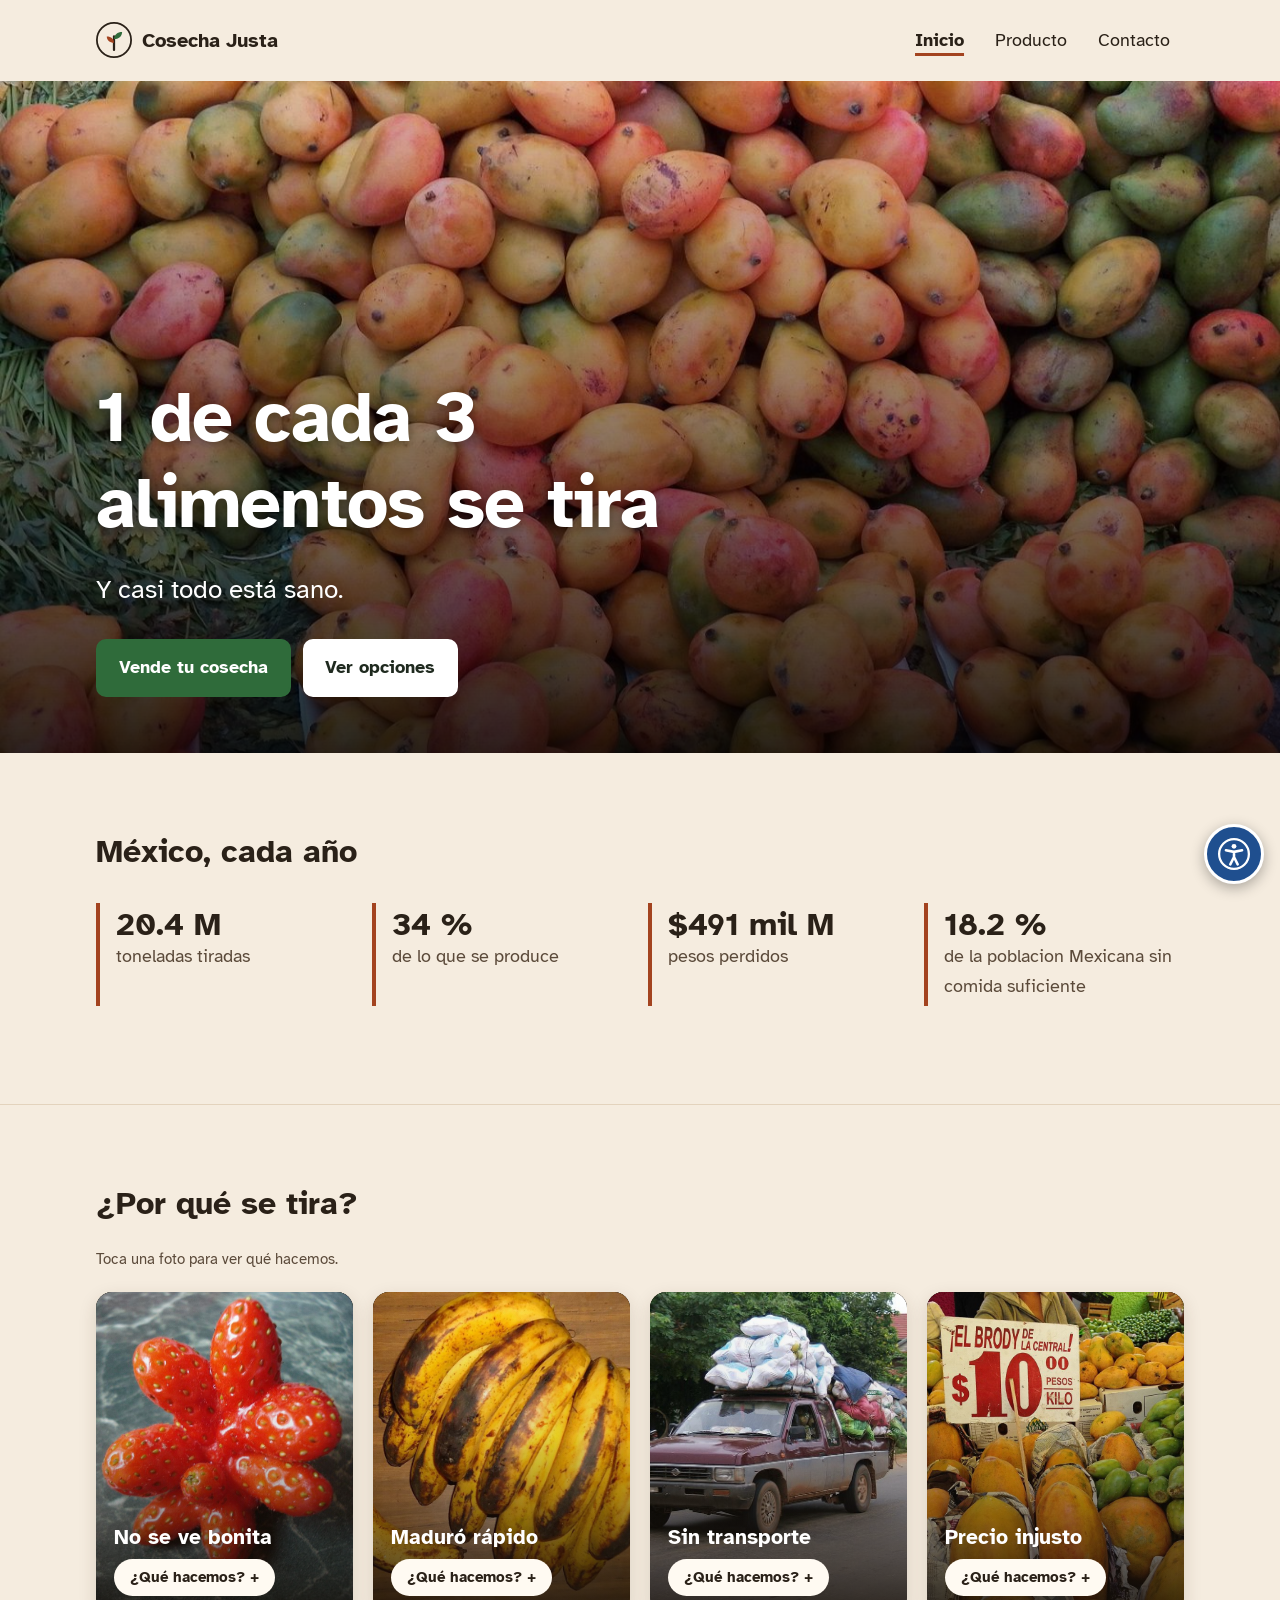
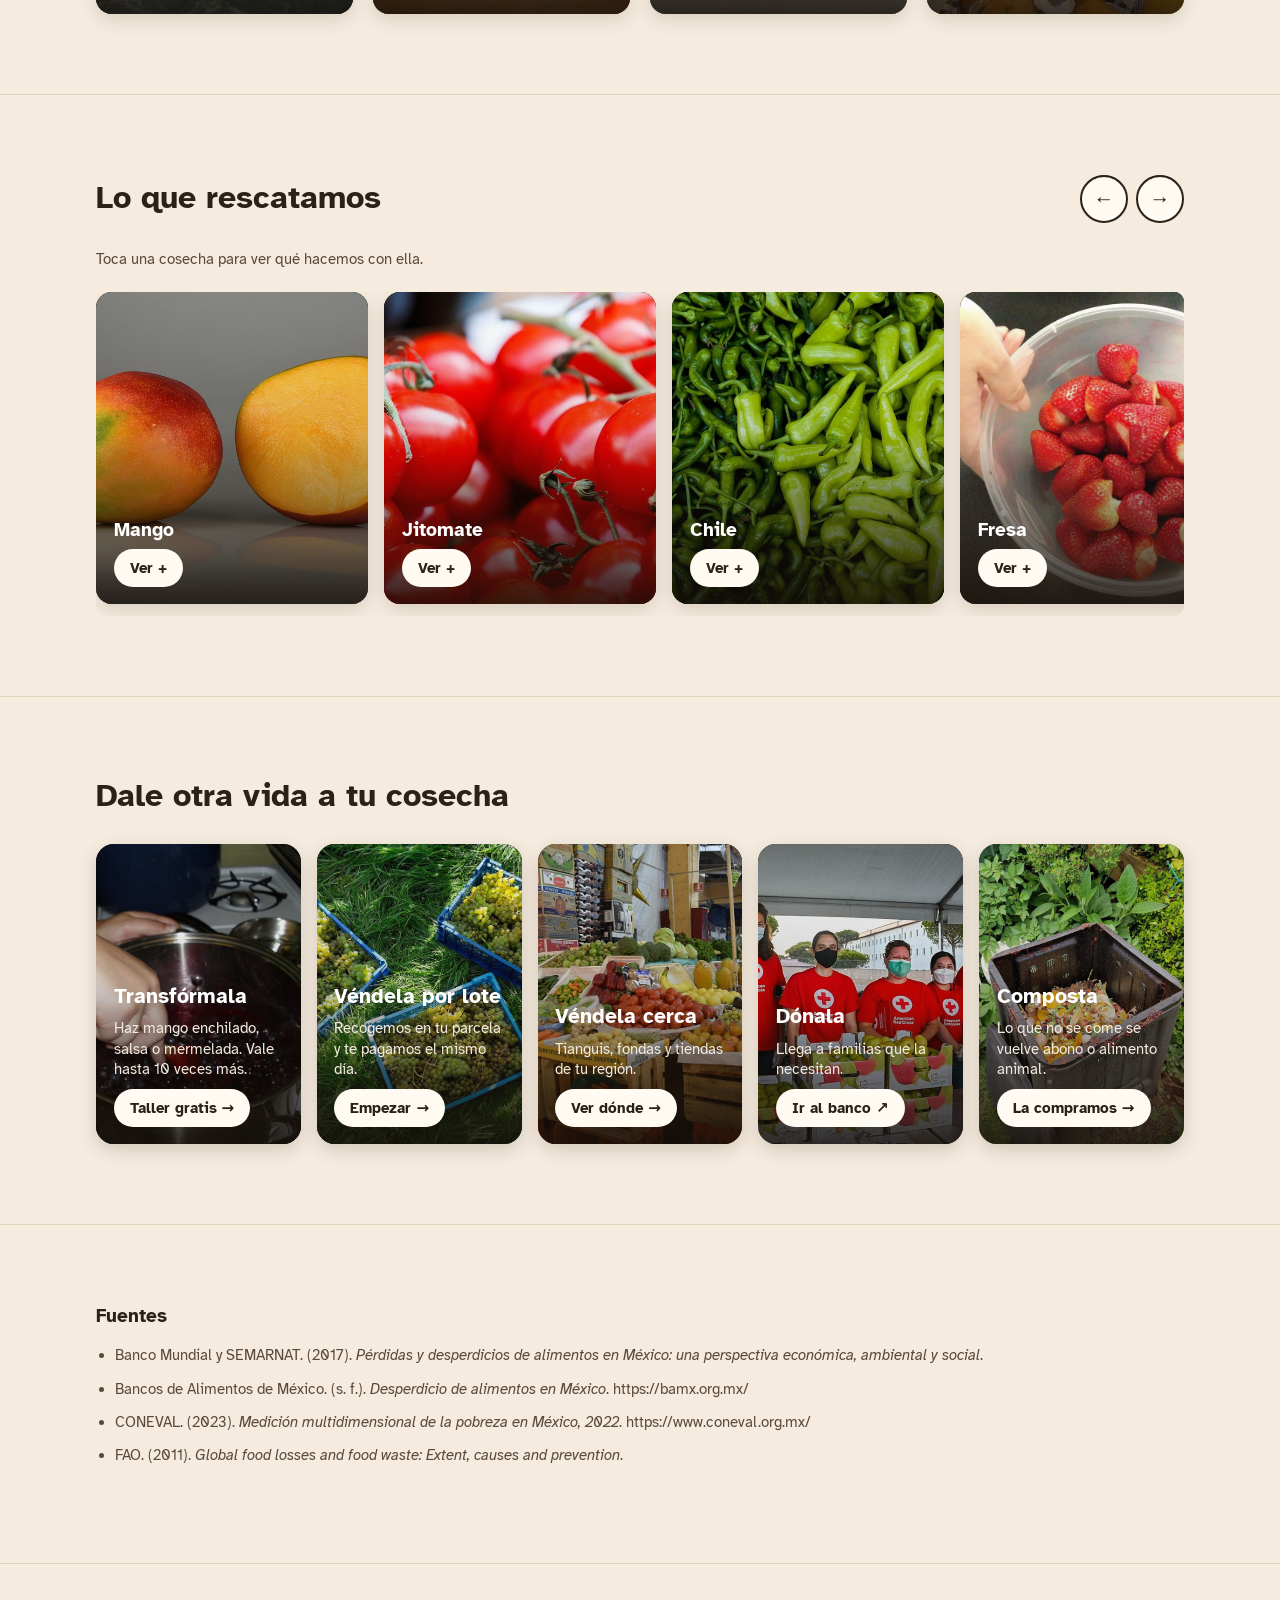
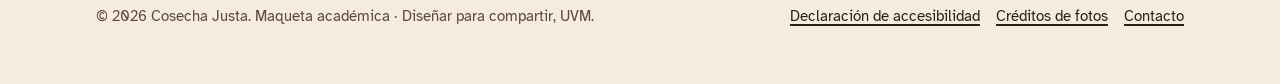
<file: index.html>
<!DOCTYPE html>
<html lang="es-MX">
<head>
  <meta charset="utf-8">
  <meta name="viewport" content="width=device-width, initial-scale=1">
  <title>Cosecha Justa</title>
  <meta name="description" content="En México se pierden 20.4 millones de toneladas de alimento al año. Conoce por qué y cómo darle otra vida a tu cosecha.">
  <link rel="preconnect" href="https://fonts.googleapis.com">
  <link rel="preconnect" href="https://fonts.gstatic.com" crossorigin>
  <link href="https://fonts.googleapis.com/css2?family=Atkinson+Hyperlegible:wght@400;700&display=swap" rel="stylesheet">
  <link rel="stylesheet" href="css/estilos.css">
  <script src="js/main.js"></script>
</head>
<body>
  <a class="saltar" href="#contenido">Saltar al contenido principal</a>

  <button type="button" id="a11y-boton" class="a11y-boton" aria-expanded="false" aria-controls="a11y-panel">
    <svg viewBox="0 0 24 24" aria-hidden="true" focusable="false">
      <circle cx="12" cy="12" r="10.5" fill="none" stroke="currentColor" stroke-width="1.6"/>
      <circle cx="12" cy="6.6" r="1.7" fill="currentColor"/>
      <path d="M6.3 9.4l5.7 1.1 5.7-1.1M12 10.5v3.6M12 14.1l-2.6 5.2M12 14.1l2.6 5.2" fill="none" stroke="currentColor" stroke-width="1.8" stroke-linecap="round" stroke-linejoin="round"/>
    </svg>
    <span class="sr-only">Opciones de accesibilidad</span>
  </button>

  <section id="a11y-panel" class="a11y-panel" aria-labelledby="a11y-titulo" hidden>
    <div class="a11y-cabecera">
      <h2 id="a11y-titulo" tabindex="-1">Accesibilidad</h2>
      <button type="button" class="a11y-cerrar" aria-label="Cerrar opciones de accesibilidad">×</button>
    </div>

    <div class="a11y-grupo" role="group" aria-labelledby="a11y-tam-t">
      <p id="a11y-tam-t" class="a11y-subtitulo">Tamaño de texto: <strong id="a11y-tamano">normal</strong></p>
      <div class="a11y-tamanos">
        <button type="button" class="a11y-opcion" data-accion="texto-menos" aria-label="Reducir tamaño del texto"><span aria-hidden="true">A−</span></button>
        <button type="button" class="a11y-opcion" data-accion="texto-mas" aria-label="Aumentar tamaño del texto"><span aria-hidden="true">A+</span></button>
      </div>
    </div>

    <div class="a11y-opciones">
      <button type="button" class="a11y-opcion" data-accion="contraste" data-nombre="Alto contraste" aria-pressed="false">
        <svg viewBox="0 0 24 24" aria-hidden="true" focusable="false"><circle cx="12" cy="12" r="9" fill="none" stroke="currentColor" stroke-width="1.8"/><path d="M12 3a9 9 0 0 1 0 18z" fill="currentColor"/></svg>
        <span class="a11y-etiqueta">Alto contraste</span>
      </button>
      <button type="button" class="a11y-opcion" data-accion="enlaces" data-nombre="Resaltar enlaces" aria-pressed="false">
        <svg viewBox="0 0 24 24" aria-hidden="true" focusable="false"><path d="M10 14a4 4 0 0 0 5.7 0l3-3a4 4 0 0 0-5.7-5.7l-1 1M14 10a4 4 0 0 0-5.7 0l-3 3a4 4 0 0 0 5.7 5.7l1-1" fill="none" stroke="currentColor" stroke-width="1.8" stroke-linecap="round"/></svg>
        <span class="a11y-etiqueta">Resaltar enlaces</span>
      </button>
      <button type="button" class="a11y-opcion" data-accion="espaciado" data-nombre="Espaciado de texto" aria-pressed="false">
        <svg viewBox="0 0 24 24" aria-hidden="true" focusable="false"><path d="M4 6h16M4 12h16M4 18h10" fill="none" stroke="currentColor" stroke-width="1.8" stroke-linecap="round"/></svg>
        <span class="a11y-etiqueta">Espaciado de texto</span>
      </button>
      <button type="button" class="a11y-opcion" data-accion="leer" aria-pressed="false">
        <svg viewBox="0 0 24 24" aria-hidden="true" focusable="false"><path d="M4 9v6h4l5 4V5L8 9zM16 9a4 4 0 0 1 0 6M18.5 6.5a8 8 0 0 1 0 11" fill="none" stroke="currentColor" stroke-width="1.8" stroke-linecap="round" stroke-linejoin="round"/></svg>
        <span class="a11y-etiqueta">Leer en voz alta</span>
      </button>
    </div>

    <div class="a11y-pie">
      <button type="button" class="a11y-restablecer" data-accion="restablecer">Restablecer ajustes</button>
      <a href="accesibilidad.html">Declaración de accesibilidad</a>
    </div>
    <p id="a11y-estado" class="sr-only" aria-live="polite"></p>
  </section>

  <header class="encabezado">
    <div class="contenedor">
      <a class="logo" href="index.html" aria-label="Cosecha Justa, ir al inicio">
        <svg viewBox="0 0 40 40" aria-hidden="true" focusable="false">
          <circle cx="20" cy="20" r="19" fill="none" stroke="currentColor" stroke-width="2"/>
          <path d="M20 31V16" stroke="currentColor" stroke-width="2.5" stroke-linecap="round"/>
          <path d="M20 19c0-5 4-8 9-8 0 5-4 8-9 8z" fill="#2f6b3a"/>
          <path d="M20 23c0-4-3-7-8-7 0 4 3 7 8 7z" fill="#a3431f"/>
        </svg>
        <span>Cosecha Justa</span>
      </a>
      <button type="button" class="menu-boton" aria-expanded="false" aria-controls="menu-principal">
        <span aria-hidden="true">☰</span> Menú
      </button>
      <nav id="menu-principal" class="nav" aria-label="Principal">
        <ul>
          <li><a href="index.html" aria-current="page">Inicio</a></li>
          <li><a href="producto.html">Producto</a></li>
          <li><a href="contacto.html">Contacto</a></li>
        </ul>
      </nav>
    </div>
  </header>

  <main id="contenido" tabindex="-1">
    <section class="hero-foto" aria-labelledby="titulo-inicio">
      <img src="img/hero-mangos.jpg" alt="Montón de mangos criollos en un mercado" width="1400" height="1050">
      <div class="contenedor hero-foto-texto">
        <h1 id="titulo-inicio">1 de cada 3 alimentos se tira</h1>
        <p>Y casi todo está sano.</p>
        <div class="acciones">
          <a class="btn btn-primario" href="producto.html#empezar">Vende tu cosecha</a>
          <a class="btn btn-claro" href="#alternativas">Ver opciones</a>
        </div>
      </div>
    </section>

    <section class="seccion" aria-labelledby="titulo-cifras">
      <div class="contenedor">
        <h2 id="titulo-cifras">México, cada año</h2>
        <div class="cifras">
          <p class="cifra"><strong>20.4 M</strong><span>toneladas tiradas</span></p>
          <p class="cifra"><strong>34 %</strong><span>de lo que se produce</span></p>
          <p class="cifra"><strong>$491 mil M</strong><span>pesos perdidos</span></p>
          <p class="cifra"><strong>18.2 %</strong><span>de la poblacion Mexicana sin comida suficiente</span></p>
        </div>
      </div>
    </section>

    <section class="seccion" aria-labelledby="titulo-motivos">
      <div class="contenedor">
        <h2 id="titulo-motivos">¿Por qué se tira?</h2>
        <p class="nota">Toca una foto para ver qué hacemos.</p>
        <div>
          <ul class="revela-rejilla">
            <li><div class="revela">
            <button type="button" class="revela-boton" aria-expanded="false" aria-controls="r-fea">
              <img src="img/fea.jpg" alt="Fresa deforme" width="675" height="900" loading="lazy">
              <span class="revela-pie">
                <span class="revela-titulo">No se ve bonita</span>
                <span class="pildora"><span class="abrir">¿Qué hacemos? +</span><span class="cerrar">Cerrar ×</span></span>
              </span>
            </button>
            <div class="revela-panel" id="r-fea">
              <p>No la juzgamos por su forma. La compramos por lote y la convertimos en productos donde la forma no importa.</p>
              <a href="producto.html?camino=lote#empezar">Vender por lote <span aria-hidden="true">→</span></a>
            </div>
          </div></li>
            <li><div class="revela">
            <button type="button" class="revela-boton" aria-expanded="false" aria-controls="r-madura">
              <img src="img/madura.jpg" alt="Plátanos muy maduros con manchas negras" width="900" height="784" loading="lazy">
              <span class="revela-pie">
                <span class="revela-titulo">Maduró rápido</span>
                <span class="pildora"><span class="abrir">¿Qué hacemos? +</span><span class="cerrar">Cerrar ×</span></span>
              </span>
            </button>
            <div class="revela-panel" id="r-madura">
              <p>La fruta muy madura es la más dulce: ideal para mermelada. En el taller aprendes a transformarla.</p>
              <a href="producto.html#taller">Ver el taller <span aria-hidden="true">→</span></a>
            </div>
          </div></li>
            <li><div class="revela">
            <button type="button" class="revela-boton" aria-expanded="false" aria-controls="r-transporte">
              <img src="img/camion-carga.jpg" alt="Camioneta sobrecargada con costales de cosecha" width="900" height="675" loading="lazy">
              <span class="revela-pie">
                <span class="revela-titulo">Sin transporte</span>
                <span class="pildora"><span class="abrir">¿Qué hacemos? +</span><span class="cerrar">Cerrar ×</span></span>
              </span>
            </button>
            <div class="revela-panel" id="r-transporte">
              <p>Recogemos en tu parcela en día y hora fijos. Tú no pagas el flete.</p>
              <a href="producto.html#vender">Cómo funciona <span aria-hidden="true">→</span></a>
            </div>
          </div></li>
            <li><div class="revela">
            <button type="button" class="revela-boton" aria-expanded="false" aria-controls="r-precio">
              <img src="img/precio-bajo.jpg" alt="Papayas en un mercado con un letrero de 10 pesos el kilo" width="900" height="900" loading="lazy">
              <span class="revela-pie">
                <span class="revela-titulo">Precio injusto</span>
                <span class="pildora"><span class="abrir">¿Qué hacemos? +</span><span class="cerrar">Cerrar ×</span></span>
              </span>
            </button>
            <div class="revela-panel" id="r-precio">
              <p>Precio público, acordado en asamblea y más alto que el del intermediario. Te pagamos el mismo día.</p>
              <a href="producto.html?camino=lote#empezar">Vender por lote <span aria-hidden="true">→</span></a>
            </div>
          </div></li>
          </ul>
        </div>
      </div>
    </section>

    <section class="seccion" aria-labelledby="titulo-galeria">
      <div class="contenedor">
        <div class="galeria-cabecera">
          <h2 id="titulo-galeria">Lo que rescatamos</h2>
          <div class="galeria-controles js-solo">
            <button type="button" class="galeria-btn" data-galeria="-1" aria-label="Ver cosechas anteriores">←</button>
            <button type="button" class="galeria-btn" data-galeria="1" aria-label="Ver más cosechas">→</button>
          </div>
        </div>
        <p class="nota">Toca una cosecha para ver qué hacemos con ella.</p>
        <div class="galeria" tabindex="0" role="region" aria-label="Galería de cosechas que rescatamos">
          <ul class="galeria-pista">
            <li class="galeria-item">
          <div class="revela">
            <button type="button" class="revela-boton" aria-expanded="false" aria-controls="g-mango">
              <img src="img/mango.jpg" alt="Dos mangos maduros, uno entero y otro partido" width="900" height="600" loading="lazy">
              <span class="revela-pie">
                <span class="revela-titulo">Mango</span>
                <span class="pildora"><span class="abrir">Ver +</span><span class="cerrar">Cerrar ×</span></span>
              </span>
            </button>
            <div class="revela-panel" id="g-mango">
              <p>Lo convertimos en mango enchilado.</p>
              <a href="mango-enchilado.html">Ver producto <span aria-hidden="true">→</span></a>
            </div>
          </div>
            </li>
            <li class="galeria-item">
          <div class="revela">
            <button type="button" class="revela-boton" aria-expanded="false" aria-controls="g-jitomate">
              <img src="img/jitomate.jpg" alt="Racimos de jitomates rojos" width="900" height="600" loading="lazy">
              <span class="revela-pie">
                <span class="revela-titulo">Jitomate</span>
                <span class="pildora"><span class="abrir">Ver +</span><span class="cerrar">Cerrar ×</span></span>
              </span>
            </button>
            <div class="revela-panel" id="g-jitomate">
              <p>Va a nuestra salsa de molcajete.</p>
              <a href="salsa-molcajete.html">Ver producto <span aria-hidden="true">→</span></a>
            </div>
          </div>
            </li>
            <li class="galeria-item">
          <div class="revela">
            <button type="button" class="revela-boton" aria-expanded="false" aria-controls="g-chile">
              <img src="img/chile.jpg" alt="Montón de chiles verdes" width="900" height="599" loading="lazy">
              <span class="revela-pie">
                <span class="revela-titulo">Chile</span>
                <span class="pildora"><span class="abrir">Ver +</span><span class="cerrar">Cerrar ×</span></span>
              </span>
            </button>
            <div class="revela-panel" id="g-chile">
              <p>Le da el picor a la salsa de molcajete.</p>
              <a href="salsa-molcajete.html">Ver producto <span aria-hidden="true">→</span></a>
            </div>
          </div>
            </li>
            <li class="galeria-item">
          <div class="revela">
            <button type="button" class="revela-boton" aria-expanded="false" aria-controls="g-fresa">
              <img src="img/fresa.jpg" alt="Tazón con fresas frescas" width="900" height="778" loading="lazy">
              <span class="revela-pie">
                <span class="revela-titulo">Fresa</span>
                <span class="pildora"><span class="abrir">Ver +</span><span class="cerrar">Cerrar ×</span></span>
              </span>
            </button>
            <div class="revela-panel" id="g-fresa">
              <p>La más madura se vuelve mermelada con piloncillo.</p>
              <a href="mermelada-fresa.html">Ver producto <span aria-hidden="true">→</span></a>
            </div>
          </div>
            </li>
            <li class="galeria-item">
          <div class="revela">
            <button type="button" class="revela-boton" aria-expanded="false" aria-controls="g-guayaba">
              <img src="img/guayaba.jpg" alt="Guayabas maduras, dos partidas a la mitad" width="900" height="679" loading="lazy">
              <span class="revela-pie">
                <span class="revela-titulo">Guayaba</span>
                <span class="pildora"><span class="abrir">Ver +</span><span class="cerrar">Cerrar ×</span></span>
              </span>
            </button>
            <div class="revela-panel" id="g-guayaba">
              <p>Se vuelve mermelada. Aprende a hacerla en el taller.</p>
              <a href="producto.html?camino=taller#empezar">Ver el taller <span aria-hidden="true">→</span></a>
            </div>
          </div>
            </li>
            <li class="galeria-item">
          <div class="revela">
            <button type="button" class="revela-boton" aria-expanded="false" aria-controls="g-platano">
              <img src="img/platano.jpg" alt="Racimos de plátanos con manchas" width="900" height="598" loading="lazy">
              <span class="revela-pie">
                <span class="revela-titulo">Plátano</span>
                <span class="pildora"><span class="abrir">Ver +</span><span class="cerrar">Cerrar ×</span></span>
              </span>
            </button>
            <div class="revela-panel" id="g-platano">
              <p>Lo compramos por lote, aunque tenga manchas.</p>
              <a href="producto.html?camino=lote#empezar">Vender por lote <span aria-hidden="true">→</span></a>
            </div>
          </div>
            </li>
            <li class="galeria-item">
          <div class="revela">
            <button type="button" class="revela-boton" aria-expanded="false" aria-controls="g-aguacate">
              <img src="img/aguacate.jpg" alt="Aguacate entero y otro partido" width="900" height="600" loading="lazy">
              <span class="revela-pie">
                <span class="revela-titulo">Aguacate</span>
                <span class="pildora"><span class="abrir">Ver +</span><span class="cerrar">Cerrar ×</span></span>
              </span>
            </button>
            <div class="revela-panel" id="g-aguacate">
              <p>Lo compramos por lote para cocinas y fondas aliadas.</p>
              <a href="producto.html?camino=lote#empezar">Vender por lote <span aria-hidden="true">→</span></a>
            </div>
          </div>
            </li>
            <li class="galeria-item">
          <div class="revela">
            <button type="button" class="revela-boton" aria-expanded="false" aria-controls="g-limon">
              <img src="img/limon.jpg" alt="Limón entero y otro partido" width="900" height="432" loading="lazy">
              <span class="revela-pie">
                <span class="revela-titulo">Limón</span>
                <span class="pildora"><span class="abrir">Ver +</span><span class="cerrar">Cerrar ×</span></span>
              </span>
            </button>
            <div class="revela-panel" id="g-limon">
              <p>Lo compramos por lote; también sazona la salsa y el mango.</p>
              <a href="producto.html?camino=lote#empezar">Vender por lote <span aria-hidden="true">→</span></a>
            </div>
          </div>
            </li>
          </ul>
        </div>
      </div>
    </section>

    <section class="seccion" id="alternativas" aria-labelledby="titulo-alternativas">
      <div class="contenedor">
        <h2 id="titulo-alternativas">Dale otra vida a tu cosecha</h2>
        <ul class="botones-foto">
          <li>
            <a class="foto-boton" href="producto.html?camino=taller#empezar">
              <img src="img/cocinar.jpg" alt="" width="900" height="675" loading="lazy">
              <span class="foto-boton-texto">
                <span class="foto-boton-titulo">Transfórmala</span>
                <span class="foto-boton-desc">Haz mango enchilado, salsa o mermelada. Vale hasta 10 veces más.</span>
                <span class="pildora">Taller gratis <span aria-hidden="true">→</span></span>
              </span>
            </a>
          </li>
          <li>
            <a class="foto-boton" href="producto.html?camino=lote#empezar">
              <img src="img/cajas.jpg" alt="" width="900" height="687" loading="lazy">
              <span class="foto-boton-texto">
                <span class="foto-boton-titulo">Véndela por lote</span>
                <span class="foto-boton-desc">Recogemos en tu parcela y te pagamos el mismo día.</span>
                <span class="pildora">Empezar <span aria-hidden="true">→</span></span>
              </span>
            </a>
          </li>
          <li>
            <a class="foto-boton" href="producto.html#venta">
              <img src="img/mercado.jpg" alt="" width="900" height="805" loading="lazy">
              <span class="foto-boton-texto">
                <span class="foto-boton-titulo">Véndela cerca</span>
                <span class="foto-boton-desc">Tianguis, fondas y tiendas de tu región.</span>
                <span class="pildora">Ver dónde <span aria-hidden="true">→</span></span>
              </span>
            </a>
          </li>
          <li>
            <a class="foto-boton" href="https://bamx.org.mx/" rel="noopener">
              <img src="img/donar.jpg" alt="" width="900" height="600" loading="lazy">
              <span class="foto-boton-texto">
                <span class="foto-boton-titulo">Dónala</span>
                <span class="foto-boton-desc">Llega a familias que la necesitan.</span>
                <span class="pildora">Ir al banco<span class="sr-only"> (sitio externo)</span> <span aria-hidden="true">↗</span></span>
              </span>
            </a>
          </li>
          <li>
            <a class="foto-boton" href="contacto.html?motivo=lote">
              <img src="img/composta.jpg" alt="" width="676" height="900" loading="lazy">
              <span class="foto-boton-texto">
                <span class="foto-boton-titulo">Composta</span>
                <span class="foto-boton-desc">Lo que no se come se vuelve abono o alimento animal.</span>
                <span class="pildora">La compramos <span aria-hidden="true">→</span></span>
              </span>
            </a>
          </li>
        </ul>
      </div>
    </section>

    <section class="seccion" aria-labelledby="titulo-fuentes">
      <div class="contenedor">
        <h2 id="titulo-fuentes" class="h3">Fuentes</h2>
        <ul class="fuentes">
          <li>Banco Mundial y SEMARNAT. (2017). <cite>Pérdidas y desperdicios de alimentos en México: una perspectiva económica, ambiental y social</cite>.</li>
          <li>Bancos de Alimentos de México. (s. f.). <cite>Desperdicio de alimentos en México</cite>. https://bamx.org.mx/</li>
          <li>CONEVAL. (2023). <cite>Medición multidimensional de la pobreza en México, 2022</cite>. https://www.coneval.org.mx/</li>
          <li>FAO. (2011). <cite lang="en">Global food losses and food waste: Extent, causes and prevention</cite>.</li>
        </ul>
      </div>
    </section>
  </main>

  <footer class="pie">
    <div class="contenedor">
      <p>© 2026 Cosecha Justa. Maqueta académica · Diseñar para compartir, UVM.</p>
      <ul>
        <li><a href="accesibilidad.html">Declaración de accesibilidad</a></li>
        <li><a href="accesibilidad.html#creditos">Créditos de fotos</a></li>
        <li><a href="contacto.html">Contacto</a></li>
      </ul>
    </div>
  </footer>
</body>
</html>
</file>
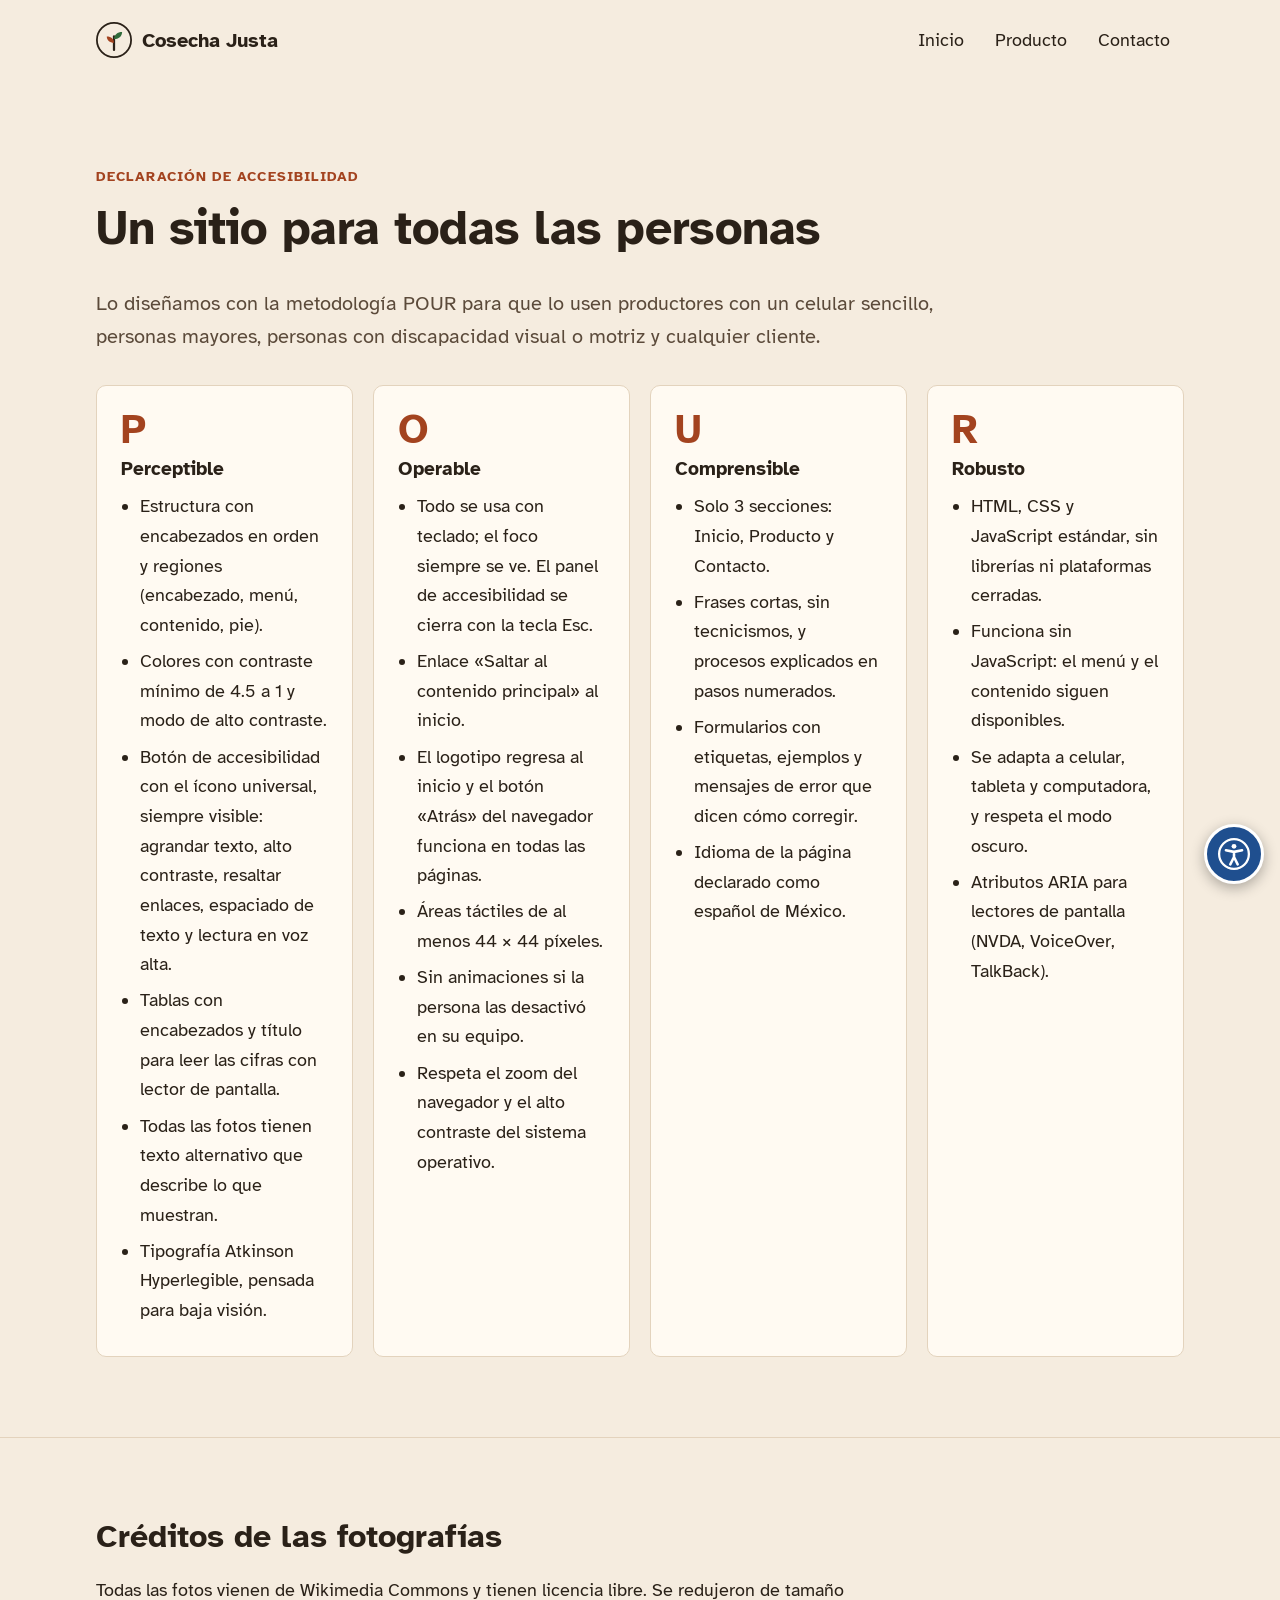
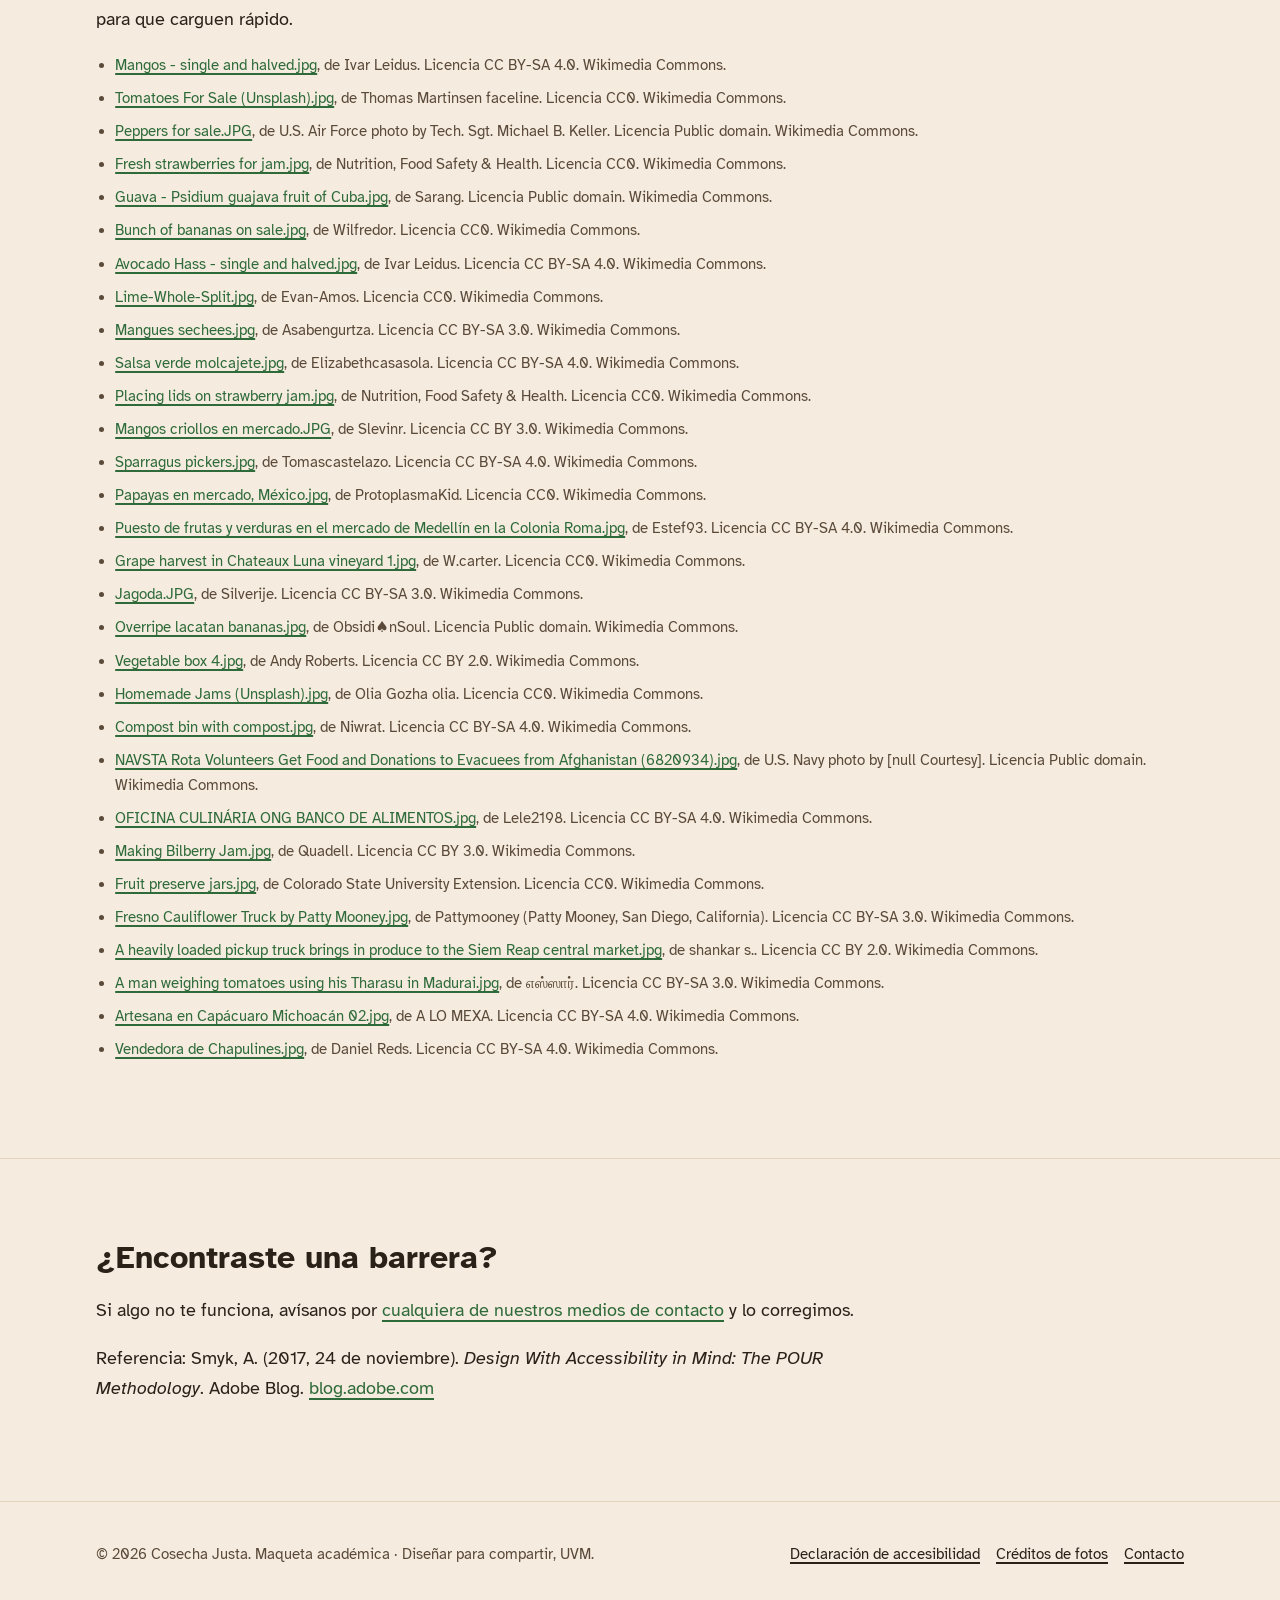
<file: accesibilidad.html>
<!DOCTYPE html>
<html lang="es-MX">
<head>
  <meta charset="utf-8">
  <meta name="viewport" content="width=device-width, initial-scale=1">
  <title>Accesibilidad · Cosecha Justa</title>
  <meta name="description" content="Cómo el sitio de Cosecha Justa aplica la metodología POUR de accesibilidad.">
  <link rel="preconnect" href="https://fonts.googleapis.com">
  <link rel="preconnect" href="https://fonts.gstatic.com" crossorigin>
  <link href="https://fonts.googleapis.com/css2?family=Atkinson+Hyperlegible:wght@400;700&display=swap" rel="stylesheet">
  <link rel="stylesheet" href="css/estilos.css">
  <script src="js/main.js"></script>
</head>
<body>
  <a class="saltar" href="#contenido">Saltar al contenido principal</a>

  <button type="button" id="a11y-boton" class="a11y-boton" aria-expanded="false" aria-controls="a11y-panel">
    <svg viewBox="0 0 24 24" aria-hidden="true" focusable="false">
      <circle cx="12" cy="12" r="10.5" fill="none" stroke="currentColor" stroke-width="1.6"/>
      <circle cx="12" cy="6.6" r="1.7" fill="currentColor"/>
      <path d="M6.3 9.4l5.7 1.1 5.7-1.1M12 10.5v3.6M12 14.1l-2.6 5.2M12 14.1l2.6 5.2" fill="none" stroke="currentColor" stroke-width="1.8" stroke-linecap="round" stroke-linejoin="round"/>
    </svg>
    <span class="sr-only">Opciones de accesibilidad</span>
  </button>

  <section id="a11y-panel" class="a11y-panel" aria-labelledby="a11y-titulo" hidden>
    <div class="a11y-cabecera">
      <h2 id="a11y-titulo" tabindex="-1">Accesibilidad</h2>
      <button type="button" class="a11y-cerrar" aria-label="Cerrar opciones de accesibilidad">×</button>
    </div>

    <div class="a11y-grupo" role="group" aria-labelledby="a11y-tam-t">
      <p id="a11y-tam-t" class="a11y-subtitulo">Tamaño de texto: <strong id="a11y-tamano">normal</strong></p>
      <div class="a11y-tamanos">
        <button type="button" class="a11y-opcion" data-accion="texto-menos" aria-label="Reducir tamaño del texto"><span aria-hidden="true">A−</span></button>
        <button type="button" class="a11y-opcion" data-accion="texto-mas" aria-label="Aumentar tamaño del texto"><span aria-hidden="true">A+</span></button>
      </div>
    </div>

    <div class="a11y-opciones">
      <button type="button" class="a11y-opcion" data-accion="contraste" data-nombre="Alto contraste" aria-pressed="false">
        <svg viewBox="0 0 24 24" aria-hidden="true" focusable="false"><circle cx="12" cy="12" r="9" fill="none" stroke="currentColor" stroke-width="1.8"/><path d="M12 3a9 9 0 0 1 0 18z" fill="currentColor"/></svg>
        <span class="a11y-etiqueta">Alto contraste</span>
      </button>
      <button type="button" class="a11y-opcion" data-accion="enlaces" data-nombre="Resaltar enlaces" aria-pressed="false">
        <svg viewBox="0 0 24 24" aria-hidden="true" focusable="false"><path d="M10 14a4 4 0 0 0 5.7 0l3-3a4 4 0 0 0-5.7-5.7l-1 1M14 10a4 4 0 0 0-5.7 0l-3 3a4 4 0 0 0 5.7 5.7l1-1" fill="none" stroke="currentColor" stroke-width="1.8" stroke-linecap="round"/></svg>
        <span class="a11y-etiqueta">Resaltar enlaces</span>
      </button>
      <button type="button" class="a11y-opcion" data-accion="espaciado" data-nombre="Espaciado de texto" aria-pressed="false">
        <svg viewBox="0 0 24 24" aria-hidden="true" focusable="false"><path d="M4 6h16M4 12h16M4 18h10" fill="none" stroke="currentColor" stroke-width="1.8" stroke-linecap="round"/></svg>
        <span class="a11y-etiqueta">Espaciado de texto</span>
      </button>
      <button type="button" class="a11y-opcion" data-accion="leer" aria-pressed="false">
        <svg viewBox="0 0 24 24" aria-hidden="true" focusable="false"><path d="M4 9v6h4l5 4V5L8 9zM16 9a4 4 0 0 1 0 6M18.5 6.5a8 8 0 0 1 0 11" fill="none" stroke="currentColor" stroke-width="1.8" stroke-linecap="round" stroke-linejoin="round"/></svg>
        <span class="a11y-etiqueta">Leer en voz alta</span>
      </button>
    </div>

    <div class="a11y-pie">
      <button type="button" class="a11y-restablecer" data-accion="restablecer">Restablecer ajustes</button>
      <a href="accesibilidad.html">Declaración de accesibilidad</a>
    </div>
    <p id="a11y-estado" class="sr-only" aria-live="polite"></p>
  </section>

  <header class="encabezado">
    <div class="contenedor">
      <a class="logo" href="index.html" aria-label="Cosecha Justa, ir al inicio">
        <svg viewBox="0 0 40 40" aria-hidden="true" focusable="false">
          <circle cx="20" cy="20" r="19" fill="none" stroke="currentColor" stroke-width="2"/>
          <path d="M20 31V16" stroke="currentColor" stroke-width="2.5" stroke-linecap="round"/>
          <path d="M20 19c0-5 4-8 9-8 0 5-4 8-9 8z" fill="#2f6b3a"/>
          <path d="M20 23c0-4-3-7-8-7 0 4 3 7 8 7z" fill="#a3431f"/>
        </svg>
        <span>Cosecha Justa</span>
      </a>
      <button type="button" class="menu-boton" aria-expanded="false" aria-controls="menu-principal">
        <span aria-hidden="true">☰</span> Menú
      </button>
      <nav id="menu-principal" class="nav" aria-label="Principal">
        <ul>
          <li><a href="index.html">Inicio</a></li>
          <li><a href="producto.html">Producto</a></li>
          <li><a href="contacto.html">Contacto</a></li>
        </ul>
      </nav>
    </div>
  </header>

  <main id="contenido" tabindex="-1">
    <section class="seccion" aria-labelledby="titulo-a11y">
      <div class="contenedor">
        <p class="antetitulo">Declaración de accesibilidad</p>
        <h1 id="titulo-a11y">Un sitio para todas las personas</h1>
        <p class="lead">Lo diseñamos con la metodología POUR para que lo usen productores con un celular sencillo, personas mayores, personas con discapacidad visual o motriz y cualquier cliente.</p>

        <div class="pour">
          <article class="tarjeta">
            <p class="letra" aria-hidden="true">P</p>
            <h2 class="h3">Perceptible</h2>
            <ul>
              <li>Estructura con encabezados en orden y regiones (encabezado, menú, contenido, pie).</li>
              <li>Colores con contraste mínimo de 4.5 a 1 y modo de alto contraste.</li>
              <li>Botón de accesibilidad con el ícono universal, siempre visible: agrandar texto, alto contraste, resaltar enlaces, espaciado de texto y lectura en voz alta.</li>
              <li>Tablas con encabezados y título para leer las cifras con lector de pantalla.</li>
              <li>Todas las fotos tienen texto alternativo que describe lo que muestran.</li>
              <li>Tipografía Atkinson Hyperlegible, pensada para baja visión.</li>
            </ul>
          </article>
          <article class="tarjeta">
            <p class="letra" aria-hidden="true">O</p>
            <h2 class="h3">Operable</h2>
            <ul>
              <li>Todo se usa con teclado; el foco siempre se ve. El panel de accesibilidad se cierra con la tecla Esc.</li>
              <li>Enlace «Saltar al contenido principal» al inicio.</li>
              <li>El logotipo regresa al inicio y el botón «Atrás» del navegador funciona en todas las páginas.</li>
              <li>Áreas táctiles de al menos 44 × 44 píxeles.</li>
              <li>Sin animaciones si la persona las desactivó en su equipo.</li>
              <li>Respeta el zoom del navegador y el alto contraste del sistema operativo.</li>
            </ul>
          </article>
          <article class="tarjeta">
            <p class="letra" aria-hidden="true">U</p>
            <h2 class="h3">Comprensible</h2>
            <ul>
              <li>Solo 3 secciones: Inicio, Producto y Contacto.</li>
              <li>Frases cortas, sin tecnicismos, y procesos explicados en pasos numerados.</li>
              <li>Formularios con etiquetas, ejemplos y mensajes de error que dicen cómo corregir.</li>
              <li>Idioma de la página declarado como español de México.</li>
            </ul>
          </article>
          <article class="tarjeta">
            <p class="letra" aria-hidden="true">R</p>
            <h2 class="h3">Robusto</h2>
            <ul>
              <li>HTML, CSS y JavaScript estándar, sin librerías ni plataformas cerradas.</li>
              <li>Funciona sin JavaScript: el menú y el contenido siguen disponibles.</li>
              <li>Se adapta a celular, tableta y computadora, y respeta el modo oscuro.</li>
              <li>Atributos ARIA para lectores de pantalla (NVDA, VoiceOver, TalkBack).</li>
            </ul>
          </article>
        </div>
      </div>
    </section>

    <section class="seccion" id="creditos" aria-labelledby="titulo-creditos">
      <div class="contenedor">
        <h2 id="titulo-creditos">Créditos de las fotografías</h2>
        <p>Todas las fotos vienen de Wikimedia Commons y tienen licencia libre. Se redujeron de tamaño para que carguen rápido.</p>
        <ul class="fuentes">
          <li><a href="https://commons.wikimedia.org/wiki/File:Mangos_-_single_and_halved.jpg">Mangos - single and halved.jpg</a>, de Ivar Leidus. Licencia CC BY-SA 4.0. Wikimedia Commons.</li>
          <li><a href="https://commons.wikimedia.org/wiki/File:Tomatoes_For_Sale_(Unsplash).jpg">Tomatoes For Sale (Unsplash).jpg</a>, de Thomas Martinsen faceline. Licencia CC0. Wikimedia Commons.</li>
          <li><a href="https://commons.wikimedia.org/wiki/File:Peppers_for_sale.JPG">Peppers for sale.JPG</a>, de U.S. Air Force photo by Tech. Sgt. Michael B. Keller. Licencia Public domain. Wikimedia Commons.</li>
          <li><a href="https://commons.wikimedia.org/wiki/File:Fresh_strawberries_for_jam.jpg">Fresh strawberries for jam.jpg</a>, de Nutrition, Food Safety &amp; Health. Licencia CC0. Wikimedia Commons.</li>
          <li><a href="https://commons.wikimedia.org/wiki/File:Guava_-_Psidium_guajava_fruit_of_Cuba.jpg">Guava - Psidium guajava fruit of Cuba.jpg</a>, de Sarang. Licencia Public domain. Wikimedia Commons.</li>
          <li><a href="https://commons.wikimedia.org/wiki/File:Bunch_of_bananas_on_sale.jpg">Bunch of bananas on sale.jpg</a>, de Wilfredor. Licencia CC0. Wikimedia Commons.</li>
          <li><a href="https://commons.wikimedia.org/wiki/File:Avocado_Hass_-_single_and_halved.jpg">Avocado Hass - single and halved.jpg</a>, de Ivar Leidus. Licencia CC BY-SA 4.0. Wikimedia Commons.</li>
          <li><a href="https://commons.wikimedia.org/wiki/File:Lime-Whole-Split.jpg">Lime-Whole-Split.jpg</a>, de Evan-Amos. Licencia CC0. Wikimedia Commons.</li>
          <li><a href="https://commons.wikimedia.org/wiki/File:Mangues_sechees.jpg">Mangues sechees.jpg</a>, de Asabengurtza. Licencia CC BY-SA 3.0. Wikimedia Commons.</li>
          <li><a href="https://commons.wikimedia.org/wiki/File:Salsa_verde_molcajete.jpg">Salsa verde molcajete.jpg</a>, de Elizabethcasasola. Licencia CC BY-SA 4.0. Wikimedia Commons.</li>
          <li><a href="https://commons.wikimedia.org/wiki/File:Placing_lids_on_strawberry_jam.jpg">Placing lids on strawberry jam.jpg</a>, de Nutrition, Food Safety &amp; Health. Licencia CC0. Wikimedia Commons.</li>
          <li><a href="https://commons.wikimedia.org/wiki/File:Mangos_criollos_en_mercado.JPG">Mangos criollos en mercado.JPG</a>, de Slevinr. Licencia CC BY 3.0. Wikimedia Commons.</li>
          <li><a href="https://commons.wikimedia.org/wiki/File:Sparragus_pickers.jpg">Sparragus pickers.jpg</a>, de Tomascastelazo. Licencia CC BY-SA 4.0. Wikimedia Commons.</li>
          <li><a href="https://commons.wikimedia.org/wiki/File:Papayas_en_mercado,_M%C3%A9xico.jpg">Papayas en mercado, México.jpg</a>, de ProtoplasmaKid. Licencia CC0. Wikimedia Commons.</li>
          <li><a href="https://commons.wikimedia.org/wiki/File:Puesto_de_frutas_y_verduras_en_el_mercado_de_Medell%C3%ADn_en_la_Colonia_Roma.jpg">Puesto de frutas y verduras en el mercado de Medellín en la Colonia Roma.jpg</a>, de Estef93. Licencia CC BY-SA 4.0. Wikimedia Commons.</li>
          <li><a href="https://commons.wikimedia.org/wiki/File:Grape_harvest_in_Chateaux_Luna_vineyard_1.jpg">Grape harvest in Chateaux Luna vineyard 1.jpg</a>, de W.carter. Licencia CC0. Wikimedia Commons.</li>
          <li><a href="https://commons.wikimedia.org/wiki/File:Jagoda.JPG">Jagoda.JPG</a>, de Silverije. Licencia CC BY-SA 3.0. Wikimedia Commons.</li>
          <li><a href="https://commons.wikimedia.org/wiki/File:Overripe_lacatan_bananas.jpg">Overripe lacatan bananas.jpg</a>, de Obsidi♠nSoul. Licencia Public domain. Wikimedia Commons.</li>
          <li><a href="https://commons.wikimedia.org/wiki/File:Vegetable_box_4.jpg">Vegetable box 4.jpg</a>, de Andy Roberts. Licencia CC BY 2.0. Wikimedia Commons.</li>
          <li><a href="https://commons.wikimedia.org/wiki/File:Homemade_Jams_(Unsplash).jpg">Homemade Jams (Unsplash).jpg</a>, de Olia Gozha olia. Licencia CC0. Wikimedia Commons.</li>
          <li><a href="https://commons.wikimedia.org/wiki/File:Compost_bin_with_compost.jpg">Compost bin with compost.jpg</a>, de Niwrat. Licencia CC BY-SA 4.0. Wikimedia Commons.</li>
          <li><a href="https://commons.wikimedia.org/wiki/File:NAVSTA_Rota_Volunteers_Get_Food_and_Donations_to_Evacuees_from_Afghanistan_(6820934).jpg">NAVSTA Rota Volunteers Get Food and Donations to Evacuees from Afghanistan (6820934).jpg</a>, de U.S. Navy photo by [null Courtesy]. Licencia Public domain. Wikimedia Commons.</li>
          <li><a href="https://commons.wikimedia.org/wiki/File:OFICINA_CULIN%C3%81RIA_ONG_BANCO_DE_ALIMENTOS.jpg">OFICINA CULINÁRIA ONG BANCO DE ALIMENTOS.jpg</a>, de Lele2198. Licencia CC BY-SA 4.0. Wikimedia Commons.</li>
          <li><a href="https://commons.wikimedia.org/wiki/File:Making_Bilberry_Jam.jpg">Making Bilberry Jam.jpg</a>, de Quadell. Licencia CC BY 3.0. Wikimedia Commons.</li>
          <li><a href="https://commons.wikimedia.org/wiki/File:Fruit_preserve_jars.jpg">Fruit preserve jars.jpg</a>, de Colorado State University Extension. Licencia CC0. Wikimedia Commons.</li>
          <li><a href="https://commons.wikimedia.org/wiki/File:Fresno_Cauliflower_Truck_by_Patty_Mooney.jpg">Fresno Cauliflower Truck by Patty Mooney.jpg</a>, de Pattymooney (Patty Mooney, San Diego, California). Licencia CC BY-SA 3.0. Wikimedia Commons.</li>
          <li><a href="https://commons.wikimedia.org/wiki/File:A_heavily_loaded_pickup_truck_brings_in_produce_to_the_Siem_Reap_central_market.jpg">A heavily loaded pickup truck brings in produce to the Siem Reap central market.jpg</a>, de shankar s.. Licencia CC BY 2.0. Wikimedia Commons.</li>
          <li><a href="https://commons.wikimedia.org/wiki/File:A_man_weighing_tomatoes_using_his_Tharasu_in_Madurai.jpg">A man weighing tomatoes using his Tharasu in Madurai.jpg</a>, de எஸ்ஸார். Licencia CC BY-SA 3.0. Wikimedia Commons.</li>
          <li><a href="https://commons.wikimedia.org/wiki/File:Artesana_en_Cap%C3%A1cuaro_Michoac%C3%A1n_02.jpg">Artesana en Capácuaro Michoacán 02.jpg</a>, de A LO MEXA. Licencia CC BY-SA 4.0. Wikimedia Commons.</li>
          <li><a href="https://commons.wikimedia.org/wiki/File:Vendedora_de_Chapulines.jpg">Vendedora de Chapulines.jpg</a>, de Daniel Reds. Licencia CC BY-SA 4.0. Wikimedia Commons.</li>
        </ul>
      </div>
    </section>

    <section class="seccion" aria-labelledby="titulo-ayuda">
      <div class="contenedor">
        <h2 id="titulo-ayuda">¿Encontraste una barrera?</h2>
        <p>Si algo no te funciona, avísanos por <a href="contacto.html">cualquiera de nuestros medios de contacto</a> y lo corregimos.</p>
        <p>Referencia: Smyk, A. (2017, 24 de noviembre). <cite lang="en">Design With Accessibility in Mind: The POUR Methodology</cite>. Adobe Blog. <a href="https://blog.adobe.com/en/publish/2017/11/24/design-with-accessibility-in-mind-the-pour-methodology" lang="en">blog.adobe.com</a></p>
      </div>
    </section>
  </main>

  <footer class="pie">
    <div class="contenedor">
      <p>© 2026 Cosecha Justa. Maqueta académica · Diseñar para compartir, UVM.</p>
      <ul>
        <li><a href="accesibilidad.html">Declaración de accesibilidad</a></li>
        <li><a href="accesibilidad.html#creditos">Créditos de fotos</a></li>
        <li><a href="contacto.html">Contacto</a></li>
      </ul>
    </div>
  </footer>
</body>
</html>
</file>
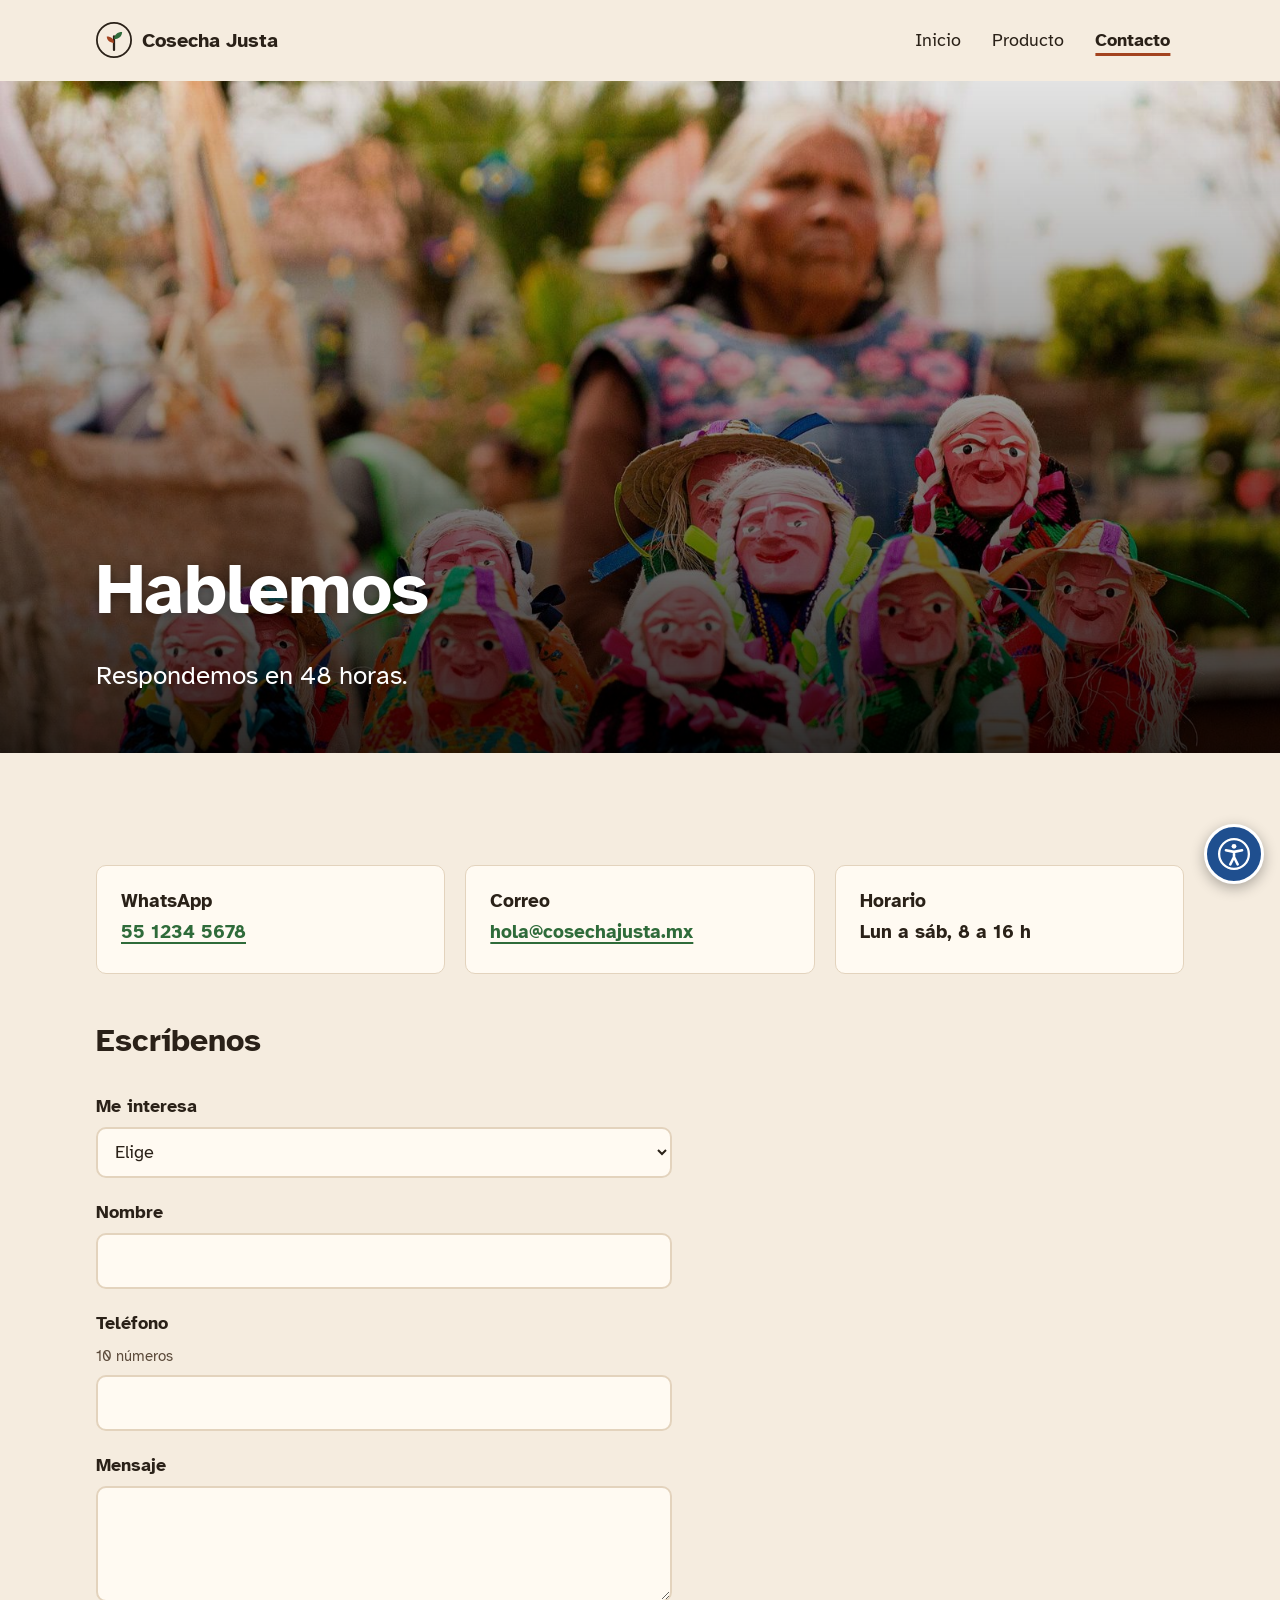
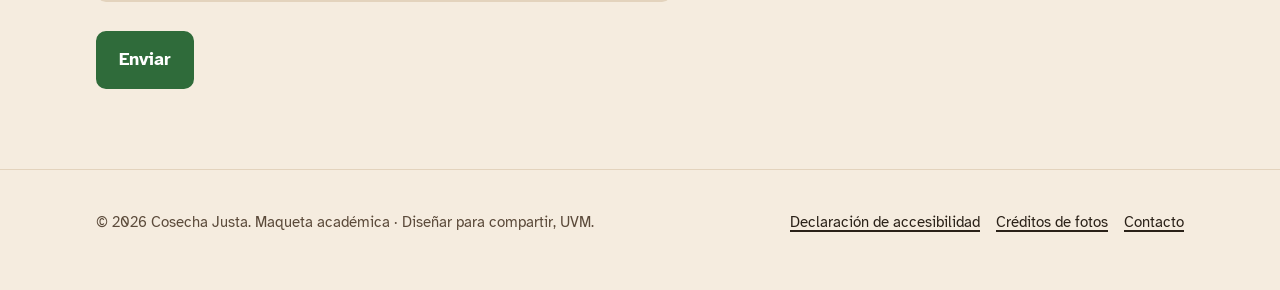
<file: contacto.html>
<!DOCTYPE html>
<html lang="es-MX">
<head>
  <meta charset="utf-8">
  <meta name="viewport" content="width=device-width, initial-scale=1">
  <title>Contacto · Cosecha Justa</title>
  <meta name="description" content="Contacta a Cosecha Justa por WhatsApp, llamada, correo o formulario.">
  <link rel="preconnect" href="https://fonts.googleapis.com">
  <link rel="preconnect" href="https://fonts.gstatic.com" crossorigin>
  <link href="https://fonts.googleapis.com/css2?family=Atkinson+Hyperlegible:wght@400;700&display=swap" rel="stylesheet">
  <link rel="stylesheet" href="css/estilos.css">
  <script src="js/main.js"></script>
</head>
<body>
  <a class="saltar" href="#contenido">Saltar al contenido principal</a>

  <button type="button" id="a11y-boton" class="a11y-boton" aria-expanded="false" aria-controls="a11y-panel">
    <svg viewBox="0 0 24 24" aria-hidden="true" focusable="false">
      <circle cx="12" cy="12" r="10.5" fill="none" stroke="currentColor" stroke-width="1.6"/>
      <circle cx="12" cy="6.6" r="1.7" fill="currentColor"/>
      <path d="M6.3 9.4l5.7 1.1 5.7-1.1M12 10.5v3.6M12 14.1l-2.6 5.2M12 14.1l2.6 5.2" fill="none" stroke="currentColor" stroke-width="1.8" stroke-linecap="round" stroke-linejoin="round"/>
    </svg>
    <span class="sr-only">Opciones de accesibilidad</span>
  </button>

  <section id="a11y-panel" class="a11y-panel" aria-labelledby="a11y-titulo" hidden>
    <div class="a11y-cabecera">
      <h2 id="a11y-titulo" tabindex="-1">Accesibilidad</h2>
      <button type="button" class="a11y-cerrar" aria-label="Cerrar opciones de accesibilidad">×</button>
    </div>

    <div class="a11y-grupo" role="group" aria-labelledby="a11y-tam-t">
      <p id="a11y-tam-t" class="a11y-subtitulo">Tamaño de texto: <strong id="a11y-tamano">normal</strong></p>
      <div class="a11y-tamanos">
        <button type="button" class="a11y-opcion" data-accion="texto-menos" aria-label="Reducir tamaño del texto"><span aria-hidden="true">A−</span></button>
        <button type="button" class="a11y-opcion" data-accion="texto-mas" aria-label="Aumentar tamaño del texto"><span aria-hidden="true">A+</span></button>
      </div>
    </div>

    <div class="a11y-opciones">
      <button type="button" class="a11y-opcion" data-accion="contraste" data-nombre="Alto contraste" aria-pressed="false">
        <svg viewBox="0 0 24 24" aria-hidden="true" focusable="false"><circle cx="12" cy="12" r="9" fill="none" stroke="currentColor" stroke-width="1.8"/><path d="M12 3a9 9 0 0 1 0 18z" fill="currentColor"/></svg>
        <span class="a11y-etiqueta">Alto contraste</span>
      </button>
      <button type="button" class="a11y-opcion" data-accion="enlaces" data-nombre="Resaltar enlaces" aria-pressed="false">
        <svg viewBox="0 0 24 24" aria-hidden="true" focusable="false"><path d="M10 14a4 4 0 0 0 5.7 0l3-3a4 4 0 0 0-5.7-5.7l-1 1M14 10a4 4 0 0 0-5.7 0l-3 3a4 4 0 0 0 5.7 5.7l1-1" fill="none" stroke="currentColor" stroke-width="1.8" stroke-linecap="round"/></svg>
        <span class="a11y-etiqueta">Resaltar enlaces</span>
      </button>
      <button type="button" class="a11y-opcion" data-accion="espaciado" data-nombre="Espaciado de texto" aria-pressed="false">
        <svg viewBox="0 0 24 24" aria-hidden="true" focusable="false"><path d="M4 6h16M4 12h16M4 18h10" fill="none" stroke="currentColor" stroke-width="1.8" stroke-linecap="round"/></svg>
        <span class="a11y-etiqueta">Espaciado de texto</span>
      </button>
      <button type="button" class="a11y-opcion" data-accion="leer" aria-pressed="false">
        <svg viewBox="0 0 24 24" aria-hidden="true" focusable="false"><path d="M4 9v6h4l5 4V5L8 9zM16 9a4 4 0 0 1 0 6M18.5 6.5a8 8 0 0 1 0 11" fill="none" stroke="currentColor" stroke-width="1.8" stroke-linecap="round" stroke-linejoin="round"/></svg>
        <span class="a11y-etiqueta">Leer en voz alta</span>
      </button>
    </div>

    <div class="a11y-pie">
      <button type="button" class="a11y-restablecer" data-accion="restablecer">Restablecer ajustes</button>
      <a href="accesibilidad.html">Declaración de accesibilidad</a>
    </div>
    <p id="a11y-estado" class="sr-only" aria-live="polite"></p>
  </section>

  <header class="encabezado">
    <div class="contenedor">
      <a class="logo" href="index.html" aria-label="Cosecha Justa, ir al inicio">
        <svg viewBox="0 0 40 40" aria-hidden="true" focusable="false">
          <circle cx="20" cy="20" r="19" fill="none" stroke="currentColor" stroke-width="2"/>
          <path d="M20 31V16" stroke="currentColor" stroke-width="2.5" stroke-linecap="round"/>
          <path d="M20 19c0-5 4-8 9-8 0 5-4 8-9 8z" fill="#2f6b3a"/>
          <path d="M20 23c0-4-3-7-8-7 0 4 3 7 8 7z" fill="#a3431f"/>
        </svg>
        <span>Cosecha Justa</span>
      </a>
      <button type="button" class="menu-boton" aria-expanded="false" aria-controls="menu-principal">
        <span aria-hidden="true">☰</span> Menú
      </button>
      <nav id="menu-principal" class="nav" aria-label="Principal">
        <ul>
          <li><a href="index.html">Inicio</a></li>
          <li><a href="producto.html">Producto</a></li>
          <li><a href="contacto.html" aria-current="page">Contacto</a></li>
        </ul>
      </nav>
    </div>
  </header>

  <main id="contenido" tabindex="-1">
    <section class="hero-foto" aria-labelledby="titulo-contacto">
      <img src="img/contacto-mx.jpg" alt="Artesana purépecha sonriendo en Capácuaro, Michoacán" width="1600" height="1088">
      <div class="contenedor hero-foto-texto">
        <h1 id="titulo-contacto">Hablemos</h1>
        <p>Respondemos en 48 horas.</p>
      </div>
    </section>

    <section class="seccion" aria-labelledby="titulo-medios">
      <div class="contenedor">
        <h2 id="titulo-medios" class="sr-only">Medios de contacto</h2>
        <div class="rejilla">
          <article class="tarjeta contacto-dato">
            <h3>WhatsApp</h3>
            <p><a href="tel:+525512345678">55 1234 5678</a></p>
          </article>
          <article class="tarjeta contacto-dato">
            <h3>Correo</h3>
            <p><a href="mailto:hola@cosechajusta.mx">hola@cosechajusta.mx</a></p>
          </article>
          <article class="tarjeta contacto-dato">
            <h3>Horario</h3>
            <p>Lun a sáb, 8 a 16 h</p>
          </article>
        </div>

        <h2 class="separado">Escríbenos</h2>
        <form id="form-contacto" class="formulario" action="#" method="post">
          <div class="campo">
            <label for="perfil">Me interesa</label>
            <select id="perfil" name="perfil" required aria-describedby="error-perfil">
              <option value="">Elige</option>
              <option value="lote">Vender por lote</option>
              <option value="taller">El taller</option>
              <option value="comprar">Comprar</option>
              <option value="otro">Otra cosa</option>
            </select>
            <p id="error-perfil" class="error" aria-live="polite"></p>
          </div>
          <div class="campo">
            <label for="nombre">Nombre</label>
            <input id="nombre" name="nombre" type="text" autocomplete="name" required aria-describedby="error-nombre">
            <p id="error-nombre" class="error" aria-live="polite"></p>
          </div>
          <div class="campo">
            <label for="telefono">Teléfono</label>
            <span id="ayuda-telefono" class="ayuda">10 números</span>
            <input id="telefono" name="telefono" type="tel" inputmode="tel" autocomplete="tel" required aria-describedby="ayuda-telefono error-telefono">
            <p id="error-telefono" class="error" aria-live="polite"></p>
          </div>
          <div class="campo">
            <label for="mensaje">Mensaje</label>
            <textarea id="mensaje" name="mensaje" rows="3" required aria-describedby="error-mensaje"></textarea>
            <p id="error-mensaje" class="error" aria-live="polite"></p>
          </div>
          <div>
            <button type="submit" class="btn btn-primario">Enviar</button>
          </div>
          <div id="aviso-form" class="aviso" role="status" tabindex="-1"></div>
        </form>
      </div>
    </section>
  </main>

  <footer class="pie">
    <div class="contenedor">
      <p>© 2026 Cosecha Justa. Maqueta académica · Diseñar para compartir, UVM.</p>
      <ul>
        <li><a href="accesibilidad.html">Declaración de accesibilidad</a></li>
        <li><a href="accesibilidad.html#creditos">Créditos de fotos</a></li>
        <li><a href="contacto.html">Contacto</a></li>
      </ul>
    </div>
  </footer>
</body>
</html>
</file>
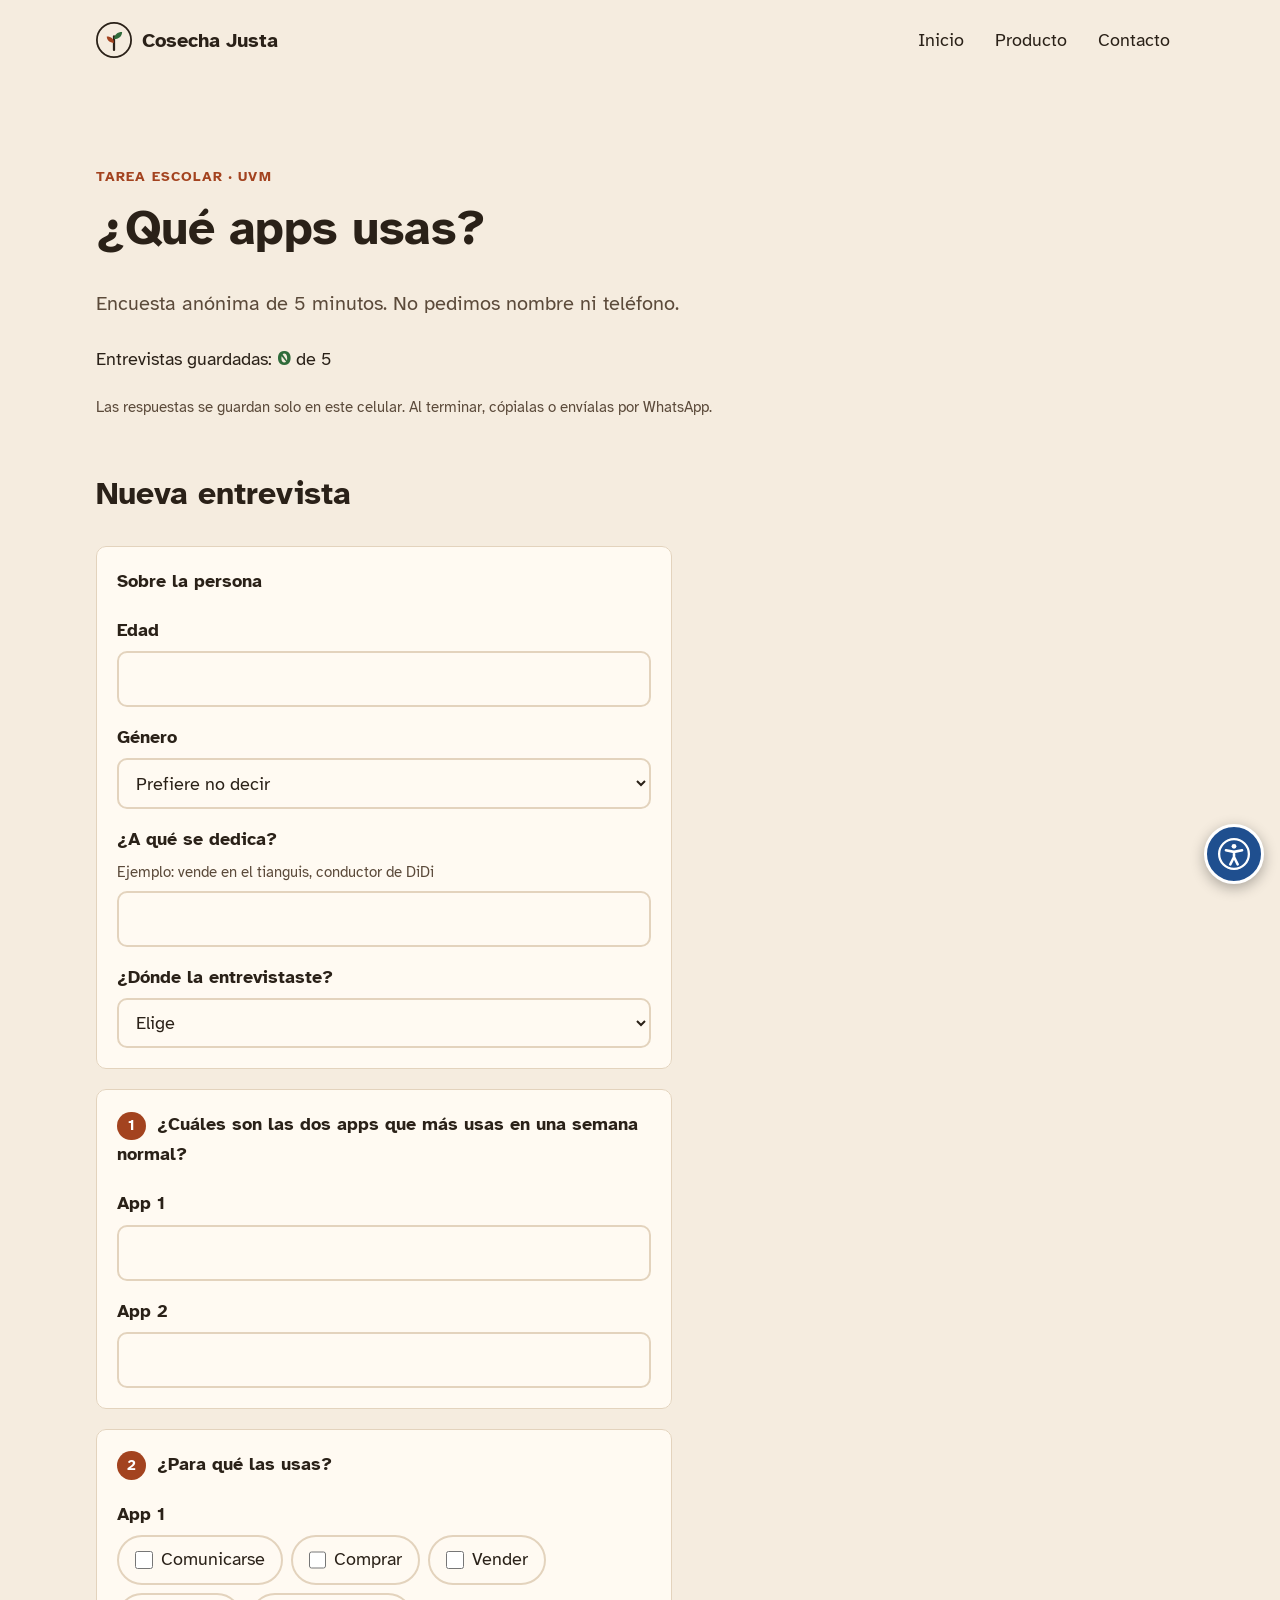
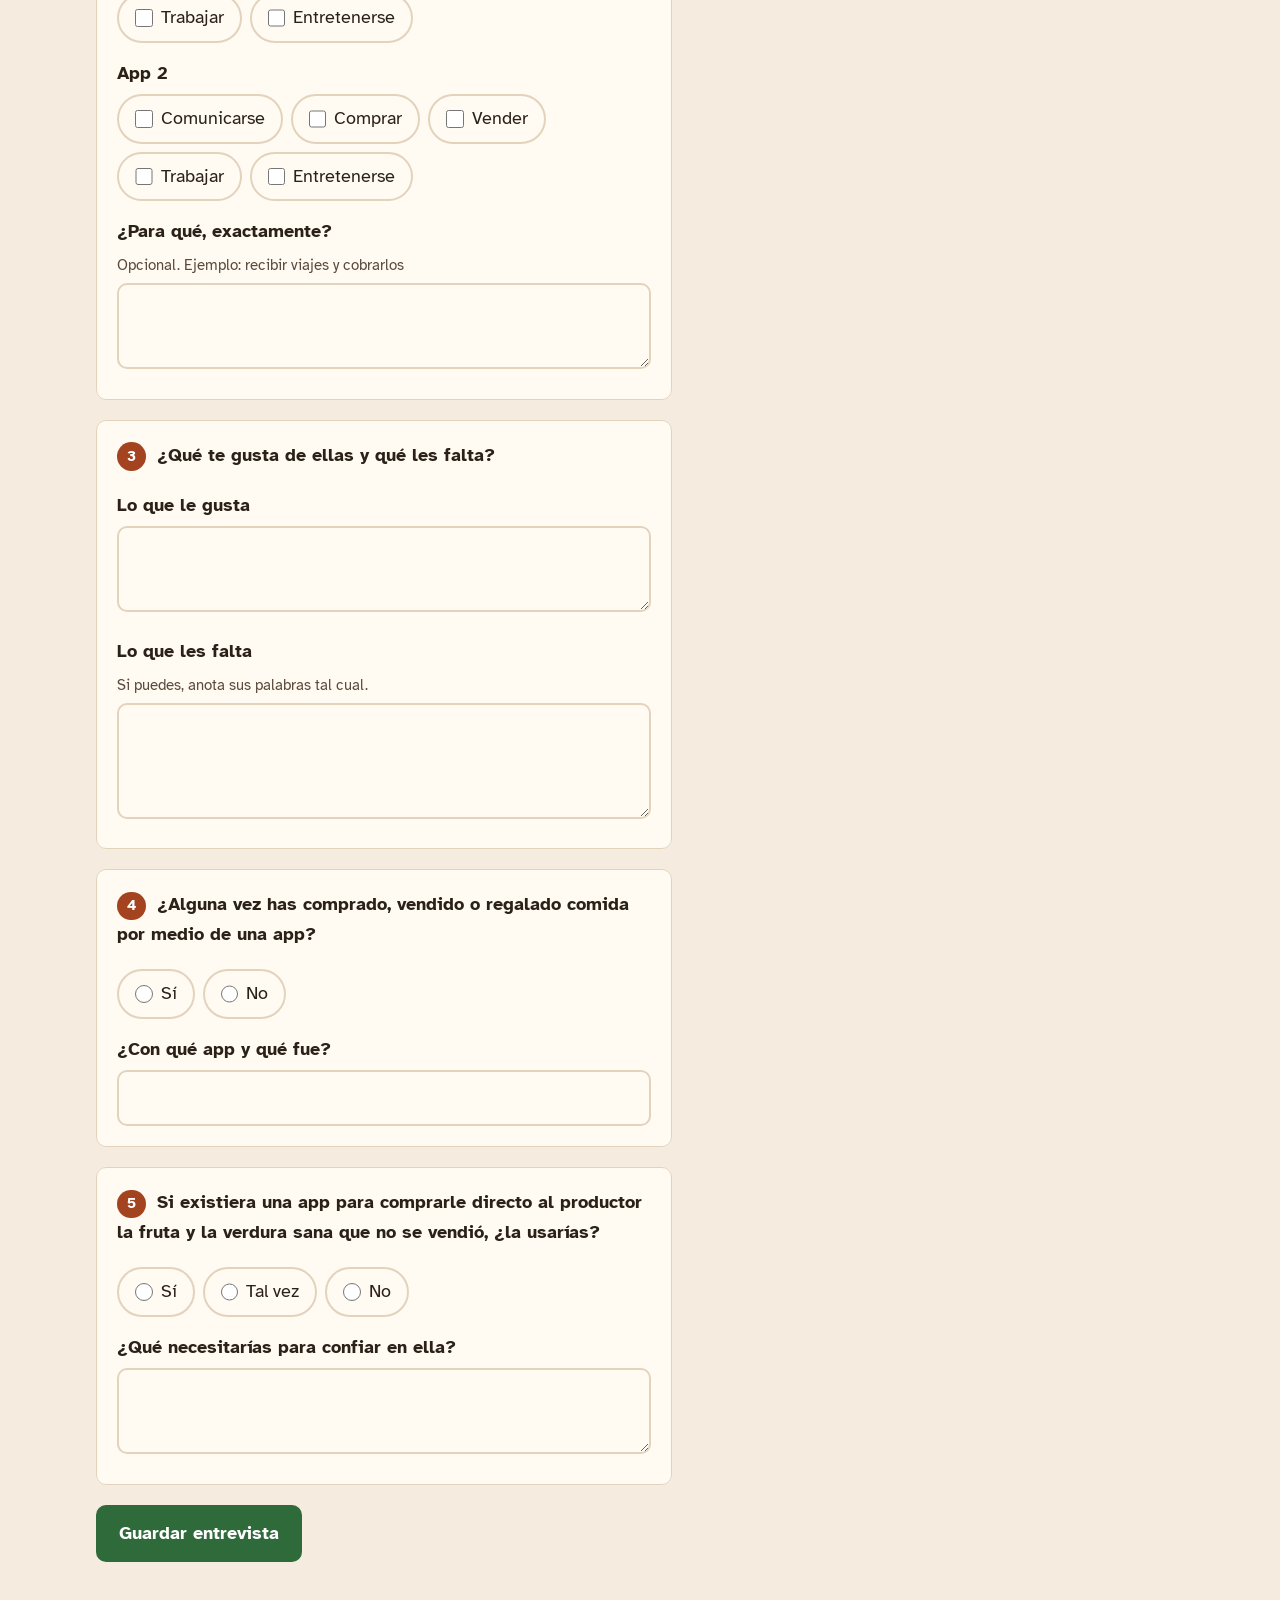
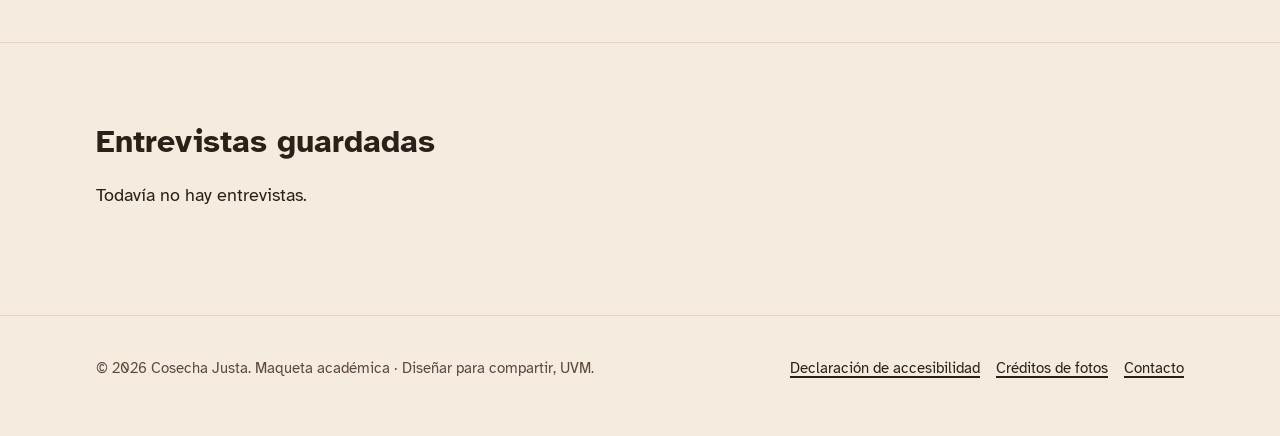
<file: encuesta.html>
<!DOCTYPE html>
<html lang="es-MX">
<head>
  <meta charset="utf-8">
  <meta name="viewport" content="width=device-width, initial-scale=1">
  <title>Encuesta de apps · Cosecha Justa</title>
  <meta name="description" content="Encuesta anónima sobre las apps que más usan las personas. Tarea de Diseñar para compartir, UVM.">
  <meta name="robots" content="noindex">
  <link rel="preconnect" href="https://fonts.googleapis.com">
  <link rel="preconnect" href="https://fonts.gstatic.com" crossorigin>
  <link href="https://fonts.googleapis.com/css2?family=Atkinson+Hyperlegible:wght@400;700&display=swap" rel="stylesheet">
  <link rel="stylesheet" href="css/estilos.css">
  <link rel="stylesheet" href="css/encuesta.css">
  <script src="js/main.js"></script>
  <script src="js/encuesta.js" defer></script>
</head>
<body>
  <a class="saltar" href="#contenido">Saltar al contenido principal</a>

  <button type="button" id="a11y-boton" class="a11y-boton" aria-expanded="false" aria-controls="a11y-panel">
    <svg viewBox="0 0 24 24" aria-hidden="true" focusable="false">
      <circle cx="12" cy="12" r="10.5" fill="none" stroke="currentColor" stroke-width="1.6"/>
      <circle cx="12" cy="6.6" r="1.7" fill="currentColor"/>
      <path d="M6.3 9.4l5.7 1.1 5.7-1.1M12 10.5v3.6M12 14.1l-2.6 5.2M12 14.1l2.6 5.2" fill="none" stroke="currentColor" stroke-width="1.8" stroke-linecap="round" stroke-linejoin="round"/>
    </svg>
    <span class="sr-only">Opciones de accesibilidad</span>
  </button>

  <section id="a11y-panel" class="a11y-panel" aria-labelledby="a11y-titulo" hidden>
    <div class="a11y-cabecera">
      <h2 id="a11y-titulo" tabindex="-1">Accesibilidad</h2>
      <button type="button" class="a11y-cerrar" aria-label="Cerrar opciones de accesibilidad">×</button>
    </div>

    <div class="a11y-grupo" role="group" aria-labelledby="a11y-tam-t">
      <p id="a11y-tam-t" class="a11y-subtitulo">Tamaño de texto: <strong id="a11y-tamano">normal</strong></p>
      <div class="a11y-tamanos">
        <button type="button" class="a11y-opcion" data-accion="texto-menos" aria-label="Reducir tamaño del texto"><span aria-hidden="true">A−</span></button>
        <button type="button" class="a11y-opcion" data-accion="texto-mas" aria-label="Aumentar tamaño del texto"><span aria-hidden="true">A+</span></button>
      </div>
    </div>

    <div class="a11y-opciones">
      <button type="button" class="a11y-opcion" data-accion="contraste" data-nombre="Alto contraste" aria-pressed="false">
        <svg viewBox="0 0 24 24" aria-hidden="true" focusable="false"><circle cx="12" cy="12" r="9" fill="none" stroke="currentColor" stroke-width="1.8"/><path d="M12 3a9 9 0 0 1 0 18z" fill="currentColor"/></svg>
        <span class="a11y-etiqueta">Alto contraste</span>
      </button>
      <button type="button" class="a11y-opcion" data-accion="enlaces" data-nombre="Resaltar enlaces" aria-pressed="false">
        <svg viewBox="0 0 24 24" aria-hidden="true" focusable="false"><path d="M10 14a4 4 0 0 0 5.7 0l3-3a4 4 0 0 0-5.7-5.7l-1 1M14 10a4 4 0 0 0-5.7 0l-3 3a4 4 0 0 0 5.7 5.7l1-1" fill="none" stroke="currentColor" stroke-width="1.8" stroke-linecap="round"/></svg>
        <span class="a11y-etiqueta">Resaltar enlaces</span>
      </button>
      <button type="button" class="a11y-opcion" data-accion="espaciado" data-nombre="Espaciado de texto" aria-pressed="false">
        <svg viewBox="0 0 24 24" aria-hidden="true" focusable="false"><path d="M4 6h16M4 12h16M4 18h10" fill="none" stroke="currentColor" stroke-width="1.8" stroke-linecap="round"/></svg>
        <span class="a11y-etiqueta">Espaciado de texto</span>
      </button>
      <button type="button" class="a11y-opcion" data-accion="leer" aria-pressed="false">
        <svg viewBox="0 0 24 24" aria-hidden="true" focusable="false"><path d="M4 9v6h4l5 4V5L8 9zM16 9a4 4 0 0 1 0 6M18.5 6.5a8 8 0 0 1 0 11" fill="none" stroke="currentColor" stroke-width="1.8" stroke-linecap="round" stroke-linejoin="round"/></svg>
        <span class="a11y-etiqueta">Leer en voz alta</span>
      </button>
    </div>

    <div class="a11y-pie">
      <button type="button" class="a11y-restablecer" data-accion="restablecer">Restablecer ajustes</button>
      <a href="accesibilidad.html">Declaración de accesibilidad</a>
    </div>
    <p id="a11y-estado" class="sr-only" aria-live="polite"></p>
  </section>

  <header class="encabezado">
    <div class="contenedor">
      <a class="logo" href="index.html" aria-label="Cosecha Justa, ir al inicio">
        <svg viewBox="0 0 40 40" aria-hidden="true" focusable="false">
          <circle cx="20" cy="20" r="19" fill="none" stroke="currentColor" stroke-width="2"/>
          <path d="M20 31V16" stroke="currentColor" stroke-width="2.5" stroke-linecap="round"/>
          <path d="M20 19c0-5 4-8 9-8 0 5-4 8-9 8z" fill="#2f6b3a"/>
          <path d="M20 23c0-4-3-7-8-7 0 4 3 7 8 7z" fill="#a3431f"/>
        </svg>
        <span>Cosecha Justa</span>
      </a>
      <button type="button" class="menu-boton" aria-expanded="false" aria-controls="menu-principal">
        <span aria-hidden="true">☰</span> Menú
      </button>
      <nav id="menu-principal" class="nav" aria-label="Principal">
        <ul>
          <li><a href="index.html">Inicio</a></li>
          <li><a href="producto.html">Producto</a></li>
          <li><a href="contacto.html">Contacto</a></li>
        </ul>
      </nav>
    </div>
  </header>

  <main id="contenido" tabindex="-1">
    <section class="seccion encuesta-intro" aria-labelledby="titulo-encuesta">
      <div class="contenedor">
        <p class="antetitulo">Tarea escolar · UVM</p>
        <h1 id="titulo-encuesta">¿Qué apps usas?</h1>
        <p class="lead">Encuesta anónima de 5 minutos. No pedimos nombre ni teléfono.</p>
        <p class="encuesta-progreso" aria-live="polite">Entrevistas guardadas: <strong id="conteo">0</strong> de 5</p>
        <p class="encuesta-nota">Las respuestas se guardan solo en este celular. Al terminar, cópialas o envíalas por WhatsApp.</p>
      </div>
    </section>

    <section class="seccion" aria-labelledby="titulo-form">
      <div class="contenedor">
        <h2 id="titulo-form">Nueva entrevista</h2>
        <form id="form-encuesta" class="formulario" novalidate>

          <fieldset class="sub bloque">
            <legend>Sobre la persona</legend>
            <div class="campo">
              <label for="edad">Edad</label>
              <input id="edad" name="edad" type="number" inputmode="numeric" min="12" max="110" required aria-describedby="error-edad">
              <p id="error-edad" class="error" aria-live="polite"></p>
            </div>
            <div class="campo">
              <label for="genero">Género</label>
              <select id="genero" name="genero">
                <option value="">Prefiere no decir</option>
                <option>Mujer</option>
                <option>Hombre</option>
                <option>Otro</option>
              </select>
            </div>
            <div class="campo">
              <label for="ocupacion">¿A qué se dedica?</label>
              <span id="ayuda-ocupacion" class="ayuda">Ejemplo: vende en el tianguis, conductor de DiDi</span>
              <input id="ocupacion" name="ocupacion" type="text" required aria-describedby="ayuda-ocupacion error-ocupacion">
              <p id="error-ocupacion" class="error" aria-live="polite"></p>
            </div>
            <div class="campo">
              <label for="lugar">¿Dónde la entrevistaste?</label>
              <select id="lugar" name="lugar" required aria-describedby="error-lugar">
                <option value="">Elige</option>
                <option>Tianguis o mercado</option>
                <option>Tienda de barrio</option>
                <option>Cafetería o fonda</option>
                <option>En la calle</option>
                <option>En el transporte</option>
                <option>Otro lugar</option>
              </select>
              <p id="error-lugar" class="error" aria-live="polite"></p>
            </div>
          </fieldset>

          <fieldset class="sub bloque">
            <legend><span class="num">1</span> ¿Cuáles son las dos apps que más usas en una semana normal?</legend>
            <div class="campo">
              <label for="app1">App 1</label>
              <input id="app1" name="app1" type="text" list="lista-apps" autocomplete="off" required aria-describedby="error-app1">
              <p id="error-app1" class="error" aria-live="polite"></p>
            </div>
            <div class="campo">
              <label for="app2">App 2</label>
              <input id="app2" name="app2" type="text" list="lista-apps" autocomplete="off" required aria-describedby="error-app2">
              <p id="error-app2" class="error" aria-live="polite"></p>
            </div>
            <datalist id="lista-apps">
              <option value="WhatsApp"><option value="Facebook"><option value="Instagram"><option value="TikTok">
              <option value="YouTube"><option value="Spotify"><option value="Netflix"><option value="Google Maps">
              <option value="DiDi"><option value="Uber"><option value="inDrive"><option value="Rappi">
              <option value="Uber Eats"><option value="DiDi Food"><option value="Mercado Libre"><option value="Mercado Pago">
              <option value="Amazon"><option value="Temu"><option value="Shein"><option value="Airbnb">
              <option value="Waze"><option value="Telegram"><option value="X (Twitter)"><option value="Banco (app)">
            </datalist>
          </fieldset>

          <fieldset class="sub bloque">
            <legend><span class="num">2</span> ¿Para qué las usas?</legend>
            <fieldset class="sub">
              <legend id="uso1-titulo">App 1</legend>
              <div class="chips">
                <label class="chip"><input type="checkbox" name="uso1" value="comunicarse"> Comunicarse</label>
                <label class="chip"><input type="checkbox" name="uso1" value="comprar"> Comprar</label>
                <label class="chip"><input type="checkbox" name="uso1" value="vender"> Vender</label>
                <label class="chip"><input type="checkbox" name="uso1" value="trabajar"> Trabajar</label>
                <label class="chip"><input type="checkbox" name="uso1" value="entretenerse"> Entretenerse</label>
              </div>
            </fieldset>
            <fieldset class="sub">
              <legend id="uso2-titulo">App 2</legend>
              <div class="chips">
                <label class="chip"><input type="checkbox" name="uso2" value="comunicarse"> Comunicarse</label>
                <label class="chip"><input type="checkbox" name="uso2" value="comprar"> Comprar</label>
                <label class="chip"><input type="checkbox" name="uso2" value="vender"> Vender</label>
                <label class="chip"><input type="checkbox" name="uso2" value="trabajar"> Trabajar</label>
                <label class="chip"><input type="checkbox" name="uso2" value="entretenerse"> Entretenerse</label>
              </div>
            </fieldset>
            <div class="campo">
              <label for="usoDetalle">¿Para qué, exactamente?</label>
              <span id="ayuda-detalle" class="ayuda">Opcional. Ejemplo: recibir viajes y cobrarlos</span>
              <textarea id="usoDetalle" name="usoDetalle" rows="2" aria-describedby="ayuda-detalle"></textarea>
            </div>
          </fieldset>

          <fieldset class="sub bloque">
            <legend><span class="num">3</span> ¿Qué te gusta de ellas y qué les falta?</legend>
            <div class="campo">
              <label for="gusta">Lo que le gusta</label>
              <textarea id="gusta" name="gusta" rows="2"></textarea>
            </div>
            <div class="campo">
              <label for="falta">Lo que les falta</label>
              <span id="ayuda-falta" class="ayuda">Si puedes, anota sus palabras tal cual.</span>
              <textarea id="falta" name="falta" rows="3" required aria-describedby="ayuda-falta error-falta"></textarea>
              <p id="error-falta" class="error" aria-live="polite"></p>
            </div>
          </fieldset>

          <fieldset class="sub bloque">
            <legend><span class="num">4</span> ¿Alguna vez has comprado, vendido o regalado comida por medio de una app?</legend>
            <div class="chips" role="radiogroup" aria-describedby="error-comida">
              <label class="chip"><input type="radio" name="comida" value="Sí" required> Sí</label>
              <label class="chip"><input type="radio" name="comida" value="No"> No</label>
            </div>
            <p id="error-comida" class="error" aria-live="polite"></p>
            <div class="campo">
              <label for="comidaDetalle">¿Con qué app y qué fue?</label>
              <input id="comidaDetalle" name="comidaDetalle" type="text">
            </div>
          </fieldset>

          <fieldset class="sub bloque">
            <legend><span class="num">5</span> Si existiera una app para comprarle directo al productor la fruta y la verdura sana que no se vendió, ¿la usarías?</legend>
            <div class="chips" aria-describedby="error-usaria">
              <label class="chip"><input type="radio" name="usaria" value="Sí" required> Sí</label>
              <label class="chip"><input type="radio" name="usaria" value="Tal vez"> Tal vez</label>
              <label class="chip"><input type="radio" name="usaria" value="No"> No</label>
            </div>
            <p id="error-usaria" class="error" aria-live="polite"></p>
            <div class="campo">
              <label for="confianza">¿Qué necesitarías para confiar en ella?</label>
              <textarea id="confianza" name="confianza" rows="2"></textarea>
            </div>
          </fieldset>

          <div>
            <button type="submit" class="btn btn-primario">Guardar entrevista</button>
          </div>
          <div id="aviso-encuesta" class="aviso" role="status" tabindex="-1"></div>
        </form>
      </div>
    </section>

    <section class="seccion" aria-labelledby="titulo-guardadas">
      <div class="contenedor">
        <h2 id="titulo-guardadas">Entrevistas guardadas</h2>
        <p id="sin-respuestas">Todavía no hay entrevistas.</p>
        <ol id="lista-respuestas" class="respuestas"></ol>
        <div class="acciones-encuesta" id="acciones" hidden>
          <button type="button" class="btn btn-primario" id="btn-copiar">Copiar respuestas</button>
          <a class="btn btn-secundario" id="btn-whatsapp" href="#" target="_blank" rel="noopener">Enviar por WhatsApp</a>
          <button type="button" class="btn btn-secundario" id="btn-csv">Descargar tabla (.csv)</button>
          <button type="button" class="btn btn-borrar" id="btn-borrar">Borrar todo</button>
        </div>
        <div id="aviso-acciones" class="aviso" role="status" tabindex="-1"></div>
      </div>
    </section>
  </main>

  <footer class="pie">
    <div class="contenedor">
      <p>© 2026 Cosecha Justa. Maqueta académica · Diseñar para compartir, UVM.</p>
      <ul>
        <li><a href="accesibilidad.html">Declaración de accesibilidad</a></li>
        <li><a href="accesibilidad.html#creditos">Créditos de fotos</a></li>
        <li><a href="contacto.html">Contacto</a></li>
      </ul>
    </div>
  </footer>
</body>
</html>
</file>
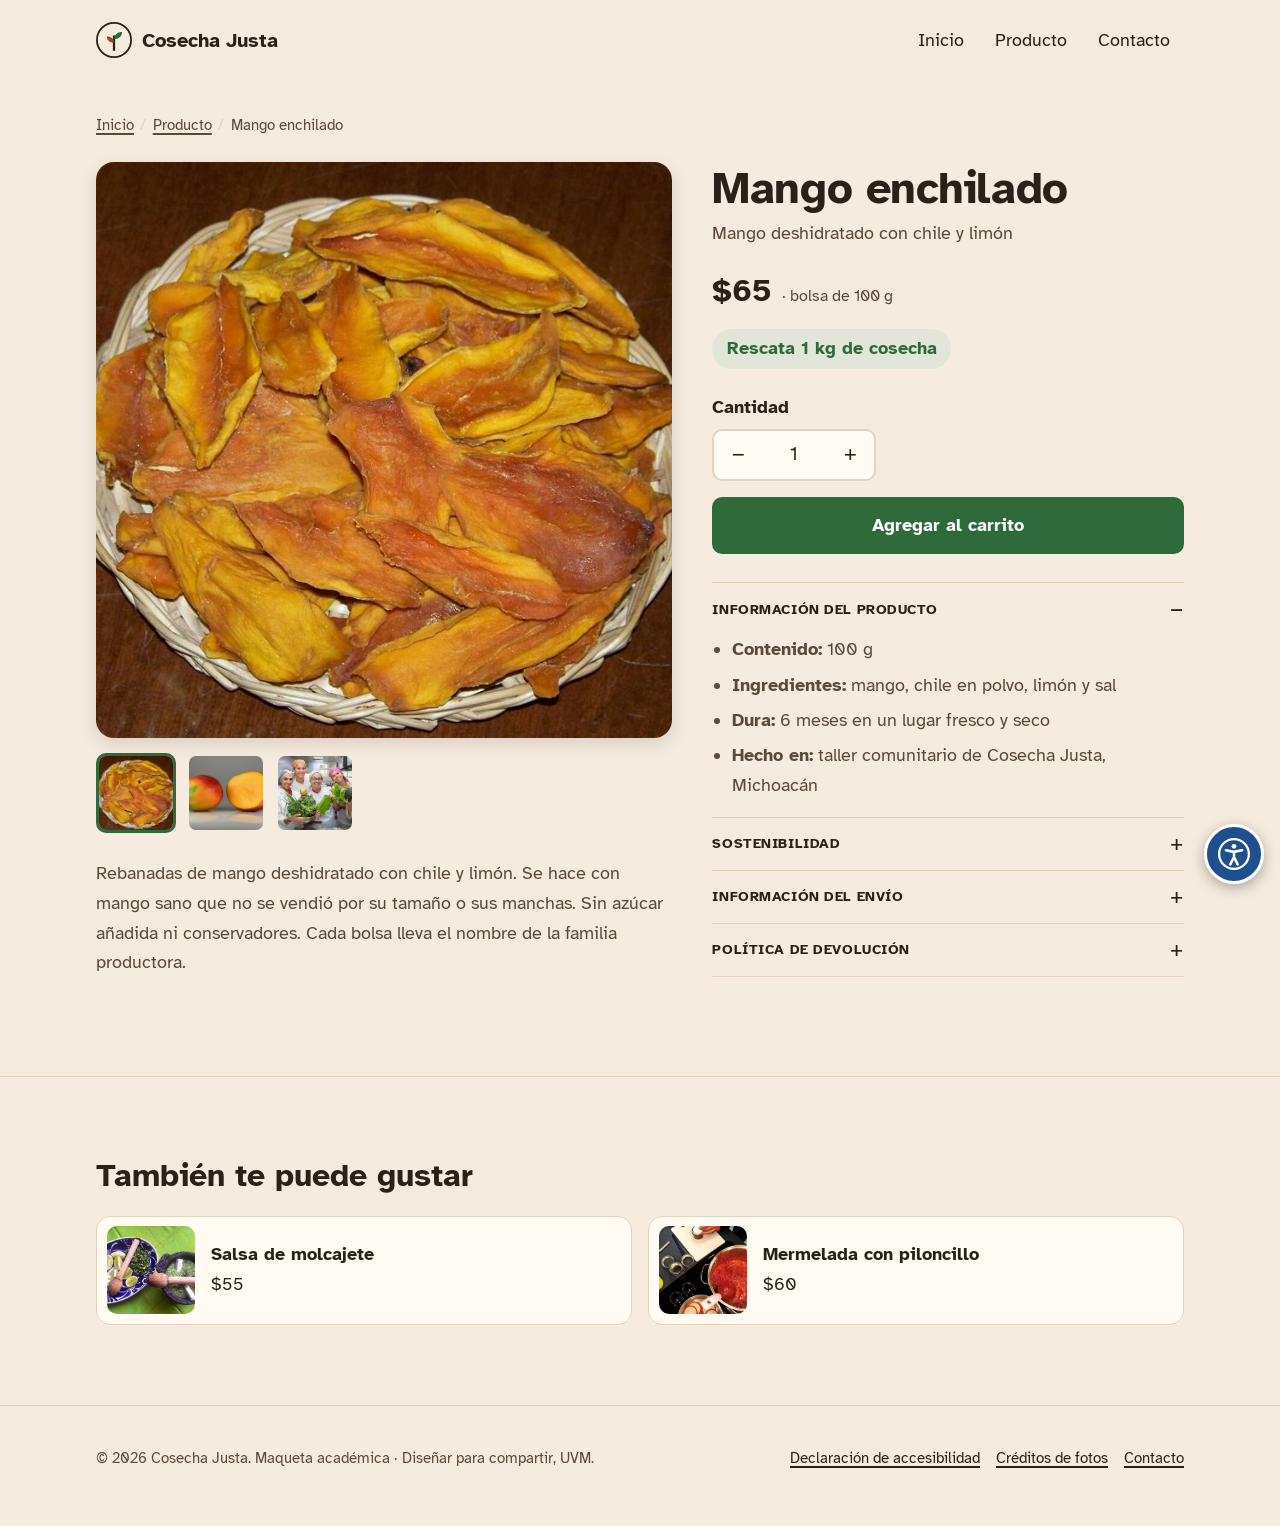
<file: mango-enchilado.html>
<!DOCTYPE html>
<html lang="es-MX">
<head>
  <meta charset="utf-8">
  <meta name="viewport" content="width=device-width, initial-scale=1">
  <title>Mango enchilado · Cosecha Justa</title>
  <meta name="description" content="Mango deshidratado con chile y limón, hecho con cosecha rescatada.">
  <link rel="preconnect" href="https://fonts.googleapis.com">
  <link rel="preconnect" href="https://fonts.gstatic.com" crossorigin>
  <link href="https://fonts.googleapis.com/css2?family=Atkinson+Hyperlegible:wght@400;700&display=swap" rel="stylesheet">
  <link rel="stylesheet" href="css/estilos.css">
  <script src="js/main.js"></script>
</head>
<body>
  <a class="saltar" href="#contenido">Saltar al contenido principal</a>

  <button type="button" id="a11y-boton" class="a11y-boton" aria-expanded="false" aria-controls="a11y-panel">
    <svg viewBox="0 0 24 24" aria-hidden="true" focusable="false">
      <circle cx="12" cy="12" r="10.5" fill="none" stroke="currentColor" stroke-width="1.6"/>
      <circle cx="12" cy="6.6" r="1.7" fill="currentColor"/>
      <path d="M6.3 9.4l5.7 1.1 5.7-1.1M12 10.5v3.6M12 14.1l-2.6 5.2M12 14.1l2.6 5.2" fill="none" stroke="currentColor" stroke-width="1.8" stroke-linecap="round" stroke-linejoin="round"/>
    </svg>
    <span class="sr-only">Opciones de accesibilidad</span>
  </button>

  <section id="a11y-panel" class="a11y-panel" aria-labelledby="a11y-titulo" hidden>
    <div class="a11y-cabecera">
      <h2 id="a11y-titulo" tabindex="-1">Accesibilidad</h2>
      <button type="button" class="a11y-cerrar" aria-label="Cerrar opciones de accesibilidad">×</button>
    </div>

    <div class="a11y-grupo" role="group" aria-labelledby="a11y-tam-t">
      <p id="a11y-tam-t" class="a11y-subtitulo">Tamaño de texto: <strong id="a11y-tamano">normal</strong></p>
      <div class="a11y-tamanos">
        <button type="button" class="a11y-opcion" data-accion="texto-menos" aria-label="Reducir tamaño del texto"><span aria-hidden="true">A−</span></button>
        <button type="button" class="a11y-opcion" data-accion="texto-mas" aria-label="Aumentar tamaño del texto"><span aria-hidden="true">A+</span></button>
      </div>
    </div>

    <div class="a11y-opciones">
      <button type="button" class="a11y-opcion" data-accion="contraste" data-nombre="Alto contraste" aria-pressed="false">
        <svg viewBox="0 0 24 24" aria-hidden="true" focusable="false"><circle cx="12" cy="12" r="9" fill="none" stroke="currentColor" stroke-width="1.8"/><path d="M12 3a9 9 0 0 1 0 18z" fill="currentColor"/></svg>
        <span class="a11y-etiqueta">Alto contraste</span>
      </button>
      <button type="button" class="a11y-opcion" data-accion="enlaces" data-nombre="Resaltar enlaces" aria-pressed="false">
        <svg viewBox="0 0 24 24" aria-hidden="true" focusable="false"><path d="M10 14a4 4 0 0 0 5.7 0l3-3a4 4 0 0 0-5.7-5.7l-1 1M14 10a4 4 0 0 0-5.7 0l-3 3a4 4 0 0 0 5.7 5.7l1-1" fill="none" stroke="currentColor" stroke-width="1.8" stroke-linecap="round"/></svg>
        <span class="a11y-etiqueta">Resaltar enlaces</span>
      </button>
      <button type="button" class="a11y-opcion" data-accion="espaciado" data-nombre="Espaciado de texto" aria-pressed="false">
        <svg viewBox="0 0 24 24" aria-hidden="true" focusable="false"><path d="M4 6h16M4 12h16M4 18h10" fill="none" stroke="currentColor" stroke-width="1.8" stroke-linecap="round"/></svg>
        <span class="a11y-etiqueta">Espaciado de texto</span>
      </button>
      <button type="button" class="a11y-opcion" data-accion="leer" aria-pressed="false">
        <svg viewBox="0 0 24 24" aria-hidden="true" focusable="false"><path d="M4 9v6h4l5 4V5L8 9zM16 9a4 4 0 0 1 0 6M18.5 6.5a8 8 0 0 1 0 11" fill="none" stroke="currentColor" stroke-width="1.8" stroke-linecap="round" stroke-linejoin="round"/></svg>
        <span class="a11y-etiqueta">Leer en voz alta</span>
      </button>
    </div>

    <div class="a11y-pie">
      <button type="button" class="a11y-restablecer" data-accion="restablecer">Restablecer ajustes</button>
      <a href="accesibilidad.html">Declaración de accesibilidad</a>
    </div>
    <p id="a11y-estado" class="sr-only" aria-live="polite"></p>
  </section>

  <header class="encabezado">
    <div class="contenedor">
      <a class="logo" href="index.html" aria-label="Cosecha Justa, ir al inicio">
        <svg viewBox="0 0 40 40" aria-hidden="true" focusable="false">
          <circle cx="20" cy="20" r="19" fill="none" stroke="currentColor" stroke-width="2"/>
          <path d="M20 31V16" stroke="currentColor" stroke-width="2.5" stroke-linecap="round"/>
          <path d="M20 19c0-5 4-8 9-8 0 5-4 8-9 8z" fill="#2f6b3a"/>
          <path d="M20 23c0-4-3-7-8-7 0 4 3 7 8 7z" fill="#a3431f"/>
        </svg>
        <span>Cosecha Justa</span>
      </a>
      <button type="button" class="menu-boton" aria-expanded="false" aria-controls="menu-principal">
        <span aria-hidden="true">☰</span> Menú
      </button>
      <nav id="menu-principal" class="nav" aria-label="Principal">
        <ul>
          <li><a href="index.html">Inicio</a></li>
          <li><a href="producto.html">Producto</a></li>
          <li><a href="contacto.html">Contacto</a></li>
        </ul>
      </nav>
    </div>
  </header>

  <main id="contenido" tabindex="-1">
    <section class="seccion articulo-seccion" aria-labelledby="titulo-articulo">
      <div class="contenedor">
        <nav class="migas" aria-label="Ruta">
          <ol>
            <li><a href="index.html">Inicio</a></li>
            <li><a href="producto.html#taller">Producto</a></li>
            <li aria-current="page">Mango enchilado</li>
          </ol>
        </nav>

        <div class="articulo">
          <div class="articulo-galeria">
            <div class="articulo-foto"><img class="foto-principal" src="img/mango-deshidratado.jpg" alt="Rebanadas de mango deshidratado en una canasta" width="900" height="675"></div>
            <ul class="miniaturas js-solo" aria-label="Más fotos">
            <li><button type="button" class="miniatura" data-foto="img/mango-deshidratado.jpg" data-alt="Rebanadas de mango deshidratado en una canasta" aria-pressed="true" aria-label="Ver foto 1: Rebanadas de mango deshidratado en una canasta"><img src="img/mango-deshidratado.jpg" alt="" width="900" height="675" loading="lazy"></button></li>
            <li><button type="button" class="miniatura" data-foto="img/mango.jpg" data-alt="Dos mangos maduros, uno entero y otro partido" aria-pressed="false" aria-label="Ver foto 2: Dos mangos maduros, uno entero y otro partido"><img src="img/mango.jpg" alt="" width="900" height="600" loading="lazy"></button></li>
            <li><button type="button" class="miniatura" data-foto="img/taller.jpg" data-alt="Grupo de cocineras sonriendo con verduras frescas" aria-pressed="false" aria-label="Ver foto 3: Grupo de cocineras sonriendo con verduras frescas"><img src="img/taller.jpg" alt="" width="1200" height="721" loading="lazy"></button></li>
            </ul>
            <p class="articulo-desc">Rebanadas de mango deshidratado con chile y limón. Se hace con mango sano que no se vendió por su tamaño o sus manchas. Sin azúcar añadida ni conservadores. Cada bolsa lleva el nombre de la familia productora.</p>
          </div>

          <div class="articulo-compra">
            <h1 id="titulo-articulo">Mango enchilado</h1>
            <p class="articulo-sub">Mango deshidratado con chile y limón</p>
            <p class="articulo-precio">$65 <span>· bolsa de 100 g</span></p>
            <p class="rescate">Rescata 1 kg de cosecha</p>

            <form class="compra" data-producto="Mango enchilado" data-precio="65" action="contacto.html" method="get">
              <label for="cantidad-mango-enchilado">Cantidad</label>
              <div class="cantidad-control">
                <button type="button" class="paso-cant" data-cambio="-1" aria-label="Quitar uno">−</button>
                <input id="cantidad-mango-enchilado" name="cantidad" type="number" inputmode="numeric" min="1" max="99" value="1">
                <button type="button" class="paso-cant" data-cambio="1" aria-label="Agregar uno">+</button>
              </div>
              <button type="submit" class="btn btn-primario btn-ancho">Agregar al carrito</button>
              <p class="aviso-compra" role="status"></p>
            </form>

            <div class="acordeon">
              <details open>
                <summary>Información del producto</summary>
                <ul>
                <li><strong>Contenido:</strong> 100 g</li>
                <li><strong>Ingredientes:</strong> mango, chile en polvo, limón y sal</li>
                <li><strong>Dura:</strong> 6 meses en un lugar fresco y seco</li>
                <li><strong>Hecho en:</strong> taller comunitario de Cosecha Justa, Michoacán</li>
                </ul>
              </details>
              <details>
                <summary>Sostenibilidad</summary>
                <ul>
                <li>Cada bolsa rescata 1 kg de mango que se iba a tirar.</li>
                <li>El productor recibe el 60 % de la venta.</li>
                <li>Escanea el código QR del empaque y conoce a la familia que lo cultivó.</li>
                </ul>
              </details>
              <details>
                <summary>Información del envío</summary>
                <ul>
                  <li>A todo México en 3 a 5 días hábiles.</li>
                  <li>Envío gratis desde $400.</li>
                  <li>Empaque sin plástico de un solo uso.</li>
                </ul>
              </details>
              <details>
                <summary>Política de devolución</summary>
                <ul>
                  <li>Si llega dañado, te lo reponemos sin costo.</li>
                  <li>Avísanos en los primeros 7 días.</li>
                </ul>
              </details>
            </div>
          </div>
        </div>
      </div>
    </section>

    <section class="seccion" aria-labelledby="titulo-otros">
      <div class="contenedor">
        <h2 id="titulo-otros">También te puede gustar</h2>
        <ul class="otros-productos">
          <li><a class="otro" href="salsa-molcajete.html"><img src="img/salsa.jpg" alt="" width="900" height="515" loading="lazy"><span><strong>Salsa de molcajete</strong> $55</span></a></li>
          <li><a class="otro" href="mermelada-fresa.html"><img src="img/mermelada.jpg" alt="" width="506" height="900" loading="lazy"><span><strong>Mermelada con piloncillo</strong> $60</span></a></li>

        </ul>
      </div>
    </section>
  </main>

  <footer class="pie">
    <div class="contenedor">
      <p>© 2026 Cosecha Justa. Maqueta académica · Diseñar para compartir, UVM.</p>
      <ul>
        <li><a href="accesibilidad.html">Declaración de accesibilidad</a></li>
        <li><a href="accesibilidad.html#creditos">Créditos de fotos</a></li>
        <li><a href="contacto.html">Contacto</a></li>
      </ul>
    </div>
  </footer>
</body>
</html>
</file>
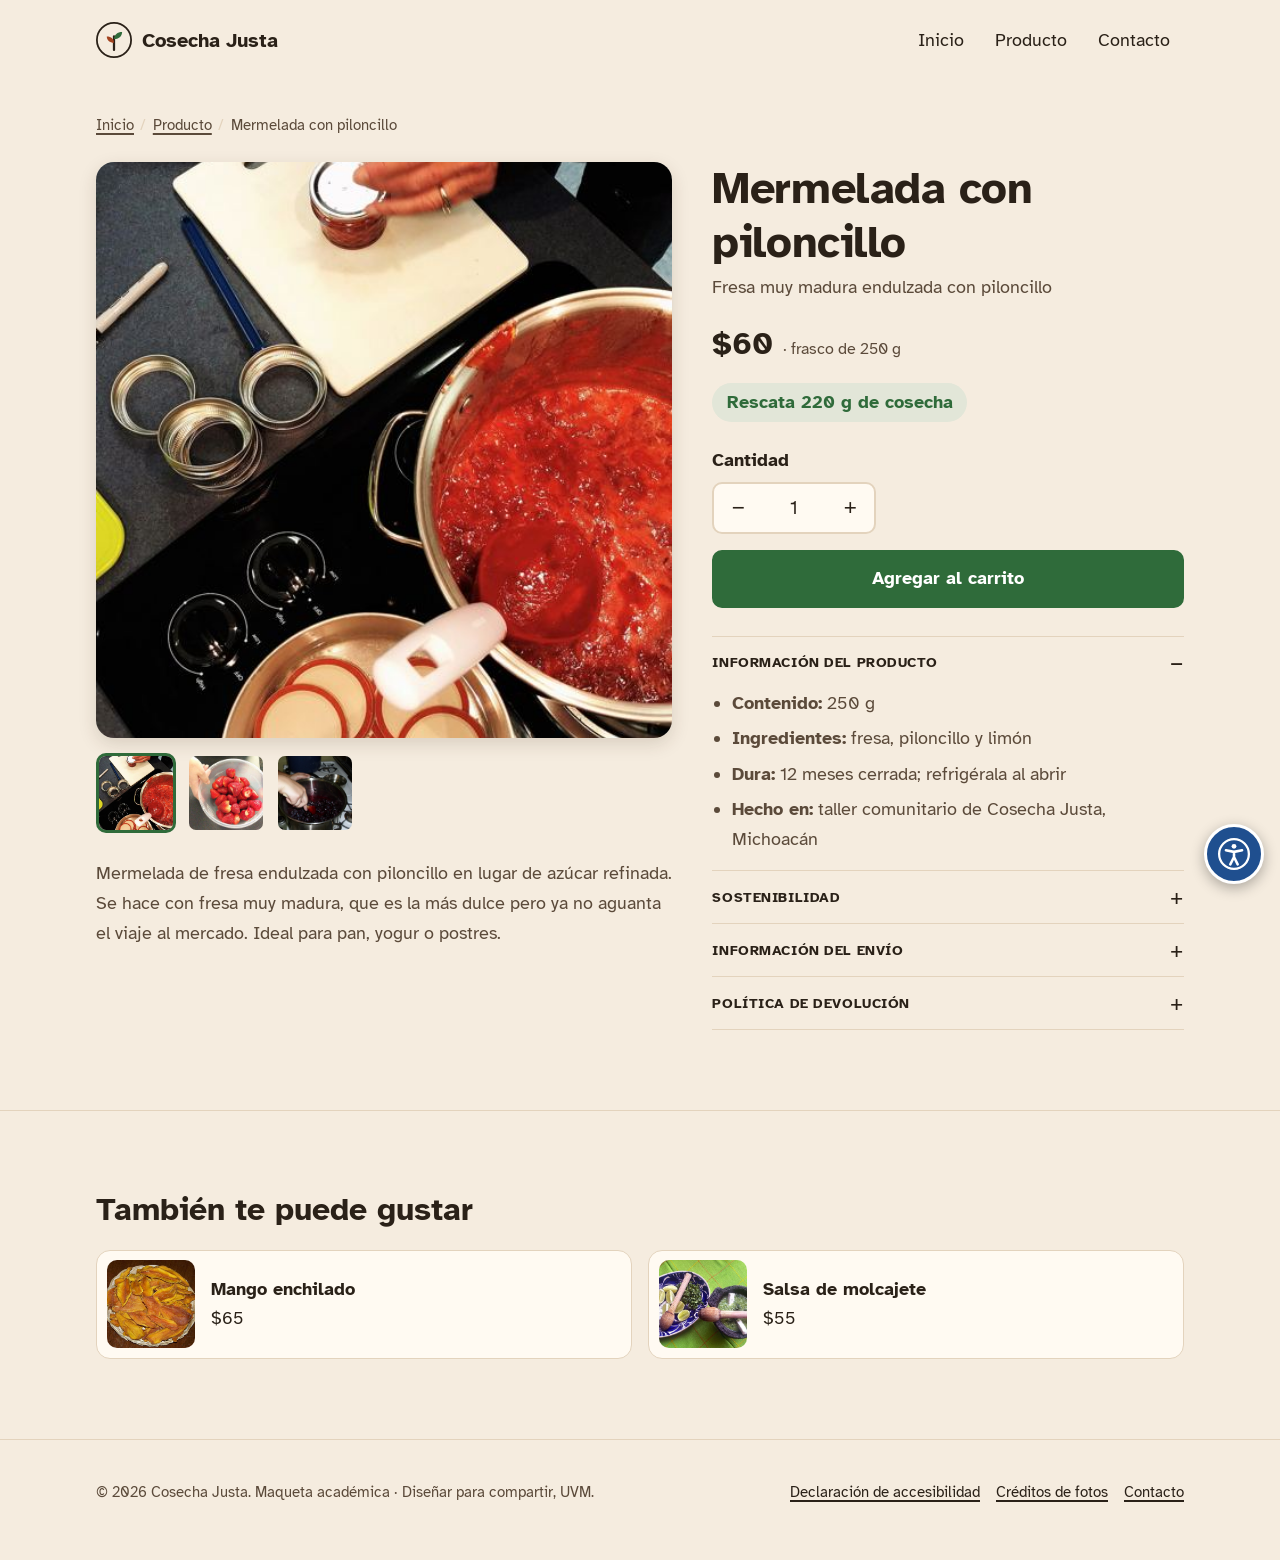
<file: mermelada-fresa.html>
<!DOCTYPE html>
<html lang="es-MX">
<head>
  <meta charset="utf-8">
  <meta name="viewport" content="width=device-width, initial-scale=1">
  <title>Mermelada con piloncillo · Cosecha Justa</title>
  <meta name="description" content="Mermelada de fresa con piloncillo, hecha con cosecha rescatada.">
  <link rel="preconnect" href="https://fonts.googleapis.com">
  <link rel="preconnect" href="https://fonts.gstatic.com" crossorigin>
  <link href="https://fonts.googleapis.com/css2?family=Atkinson+Hyperlegible:wght@400;700&display=swap" rel="stylesheet">
  <link rel="stylesheet" href="css/estilos.css">
  <script src="js/main.js"></script>
</head>
<body>
  <a class="saltar" href="#contenido">Saltar al contenido principal</a>

  <button type="button" id="a11y-boton" class="a11y-boton" aria-expanded="false" aria-controls="a11y-panel">
    <svg viewBox="0 0 24 24" aria-hidden="true" focusable="false">
      <circle cx="12" cy="12" r="10.5" fill="none" stroke="currentColor" stroke-width="1.6"/>
      <circle cx="12" cy="6.6" r="1.7" fill="currentColor"/>
      <path d="M6.3 9.4l5.7 1.1 5.7-1.1M12 10.5v3.6M12 14.1l-2.6 5.2M12 14.1l2.6 5.2" fill="none" stroke="currentColor" stroke-width="1.8" stroke-linecap="round" stroke-linejoin="round"/>
    </svg>
    <span class="sr-only">Opciones de accesibilidad</span>
  </button>

  <section id="a11y-panel" class="a11y-panel" aria-labelledby="a11y-titulo" hidden>
    <div class="a11y-cabecera">
      <h2 id="a11y-titulo" tabindex="-1">Accesibilidad</h2>
      <button type="button" class="a11y-cerrar" aria-label="Cerrar opciones de accesibilidad">×</button>
    </div>

    <div class="a11y-grupo" role="group" aria-labelledby="a11y-tam-t">
      <p id="a11y-tam-t" class="a11y-subtitulo">Tamaño de texto: <strong id="a11y-tamano">normal</strong></p>
      <div class="a11y-tamanos">
        <button type="button" class="a11y-opcion" data-accion="texto-menos" aria-label="Reducir tamaño del texto"><span aria-hidden="true">A−</span></button>
        <button type="button" class="a11y-opcion" data-accion="texto-mas" aria-label="Aumentar tamaño del texto"><span aria-hidden="true">A+</span></button>
      </div>
    </div>

    <div class="a11y-opciones">
      <button type="button" class="a11y-opcion" data-accion="contraste" data-nombre="Alto contraste" aria-pressed="false">
        <svg viewBox="0 0 24 24" aria-hidden="true" focusable="false"><circle cx="12" cy="12" r="9" fill="none" stroke="currentColor" stroke-width="1.8"/><path d="M12 3a9 9 0 0 1 0 18z" fill="currentColor"/></svg>
        <span class="a11y-etiqueta">Alto contraste</span>
      </button>
      <button type="button" class="a11y-opcion" data-accion="enlaces" data-nombre="Resaltar enlaces" aria-pressed="false">
        <svg viewBox="0 0 24 24" aria-hidden="true" focusable="false"><path d="M10 14a4 4 0 0 0 5.7 0l3-3a4 4 0 0 0-5.7-5.7l-1 1M14 10a4 4 0 0 0-5.7 0l-3 3a4 4 0 0 0 5.7 5.7l1-1" fill="none" stroke="currentColor" stroke-width="1.8" stroke-linecap="round"/></svg>
        <span class="a11y-etiqueta">Resaltar enlaces</span>
      </button>
      <button type="button" class="a11y-opcion" data-accion="espaciado" data-nombre="Espaciado de texto" aria-pressed="false">
        <svg viewBox="0 0 24 24" aria-hidden="true" focusable="false"><path d="M4 6h16M4 12h16M4 18h10" fill="none" stroke="currentColor" stroke-width="1.8" stroke-linecap="round"/></svg>
        <span class="a11y-etiqueta">Espaciado de texto</span>
      </button>
      <button type="button" class="a11y-opcion" data-accion="leer" aria-pressed="false">
        <svg viewBox="0 0 24 24" aria-hidden="true" focusable="false"><path d="M4 9v6h4l5 4V5L8 9zM16 9a4 4 0 0 1 0 6M18.5 6.5a8 8 0 0 1 0 11" fill="none" stroke="currentColor" stroke-width="1.8" stroke-linecap="round" stroke-linejoin="round"/></svg>
        <span class="a11y-etiqueta">Leer en voz alta</span>
      </button>
    </div>

    <div class="a11y-pie">
      <button type="button" class="a11y-restablecer" data-accion="restablecer">Restablecer ajustes</button>
      <a href="accesibilidad.html">Declaración de accesibilidad</a>
    </div>
    <p id="a11y-estado" class="sr-only" aria-live="polite"></p>
  </section>

  <header class="encabezado">
    <div class="contenedor">
      <a class="logo" href="index.html" aria-label="Cosecha Justa, ir al inicio">
        <svg viewBox="0 0 40 40" aria-hidden="true" focusable="false">
          <circle cx="20" cy="20" r="19" fill="none" stroke="currentColor" stroke-width="2"/>
          <path d="M20 31V16" stroke="currentColor" stroke-width="2.5" stroke-linecap="round"/>
          <path d="M20 19c0-5 4-8 9-8 0 5-4 8-9 8z" fill="#2f6b3a"/>
          <path d="M20 23c0-4-3-7-8-7 0 4 3 7 8 7z" fill="#a3431f"/>
        </svg>
        <span>Cosecha Justa</span>
      </a>
      <button type="button" class="menu-boton" aria-expanded="false" aria-controls="menu-principal">
        <span aria-hidden="true">☰</span> Menú
      </button>
      <nav id="menu-principal" class="nav" aria-label="Principal">
        <ul>
          <li><a href="index.html">Inicio</a></li>
          <li><a href="producto.html">Producto</a></li>
          <li><a href="contacto.html">Contacto</a></li>
        </ul>
      </nav>
    </div>
  </header>

  <main id="contenido" tabindex="-1">
    <section class="seccion articulo-seccion" aria-labelledby="titulo-articulo">
      <div class="contenedor">
        <nav class="migas" aria-label="Ruta">
          <ol>
            <li><a href="index.html">Inicio</a></li>
            <li><a href="producto.html#taller">Producto</a></li>
            <li aria-current="page">Mermelada con piloncillo</li>
          </ol>
        </nav>

        <div class="articulo">
          <div class="articulo-galeria">
            <div class="articulo-foto"><img class="foto-principal" src="img/mermelada.jpg" alt="Mermelada de fresa llenando frascos" width="506" height="900"></div>
            <ul class="miniaturas js-solo" aria-label="Más fotos">
            <li><button type="button" class="miniatura" data-foto="img/mermelada.jpg" data-alt="Mermelada de fresa llenando frascos" aria-pressed="true" aria-label="Ver foto 1: Mermelada de fresa llenando frascos"><img src="img/mermelada.jpg" alt="" width="506" height="900" loading="lazy"></button></li>
            <li><button type="button" class="miniatura" data-foto="img/fresa.jpg" data-alt="Tazón con fresas frescas" aria-pressed="false" aria-label="Ver foto 2: Tazón con fresas frescas"><img src="img/fresa.jpg" alt="" width="900" height="778" loading="lazy"></button></li>
            <li><button type="button" class="miniatura" data-foto="img/cocinar.jpg" data-alt="Mermelada cocinándose en una olla" aria-pressed="false" aria-label="Ver foto 3: Mermelada cocinándose en una olla"><img src="img/cocinar.jpg" alt="" width="900" height="675" loading="lazy"></button></li>
            </ul>
            <p class="articulo-desc">Mermelada de fresa endulzada con piloncillo en lugar de azúcar refinada. Se hace con fresa muy madura, que es la más dulce pero ya no aguanta el viaje al mercado. Ideal para pan, yogur o postres.</p>
          </div>

          <div class="articulo-compra">
            <h1 id="titulo-articulo">Mermelada con piloncillo</h1>
            <p class="articulo-sub">Fresa muy madura endulzada con piloncillo</p>
            <p class="articulo-precio">$60 <span>· frasco de 250 g</span></p>
            <p class="rescate">Rescata 220 g de cosecha</p>

            <form class="compra" data-producto="Mermelada con piloncillo" data-precio="60" action="contacto.html" method="get">
              <label for="cantidad-mermelada-fresa">Cantidad</label>
              <div class="cantidad-control">
                <button type="button" class="paso-cant" data-cambio="-1" aria-label="Quitar uno">−</button>
                <input id="cantidad-mermelada-fresa" name="cantidad" type="number" inputmode="numeric" min="1" max="99" value="1">
                <button type="button" class="paso-cant" data-cambio="1" aria-label="Agregar uno">+</button>
              </div>
              <button type="submit" class="btn btn-primario btn-ancho">Agregar al carrito</button>
              <p class="aviso-compra" role="status"></p>
            </form>

            <div class="acordeon">
              <details open>
                <summary>Información del producto</summary>
                <ul>
                <li><strong>Contenido:</strong> 250 g</li>
                <li><strong>Ingredientes:</strong> fresa, piloncillo y limón</li>
                <li><strong>Dura:</strong> 12 meses cerrada; refrigérala al abrir</li>
                <li><strong>Hecho en:</strong> taller comunitario de Cosecha Justa, Michoacán</li>
                </ul>
              </details>
              <details>
                <summary>Sostenibilidad</summary>
                <ul>
                <li>Cada frasco rescata 220 g de fresa.</li>
                <li>El productor recibe el 60 % de la venta.</li>
                <li>El frasco de vidrio se puede reusar o reciclar.</li>
                </ul>
              </details>
              <details>
                <summary>Información del envío</summary>
                <ul>
                  <li>A todo México en 3 a 5 días hábiles.</li>
                  <li>Envío gratis desde $400.</li>
                  <li>Empaque sin plástico de un solo uso.</li>
                </ul>
              </details>
              <details>
                <summary>Política de devolución</summary>
                <ul>
                  <li>Si llega dañado, te lo reponemos sin costo.</li>
                  <li>Avísanos en los primeros 7 días.</li>
                </ul>
              </details>
            </div>
          </div>
        </div>
      </div>
    </section>

    <section class="seccion" aria-labelledby="titulo-otros">
      <div class="contenedor">
        <h2 id="titulo-otros">También te puede gustar</h2>
        <ul class="otros-productos">
          <li><a class="otro" href="mango-enchilado.html"><img src="img/mango-deshidratado.jpg" alt="" width="900" height="675" loading="lazy"><span><strong>Mango enchilado</strong> $65</span></a></li>
          <li><a class="otro" href="salsa-molcajete.html"><img src="img/salsa.jpg" alt="" width="900" height="515" loading="lazy"><span><strong>Salsa de molcajete</strong> $55</span></a></li>

        </ul>
      </div>
    </section>
  </main>

  <footer class="pie">
    <div class="contenedor">
      <p>© 2026 Cosecha Justa. Maqueta académica · Diseñar para compartir, UVM.</p>
      <ul>
        <li><a href="accesibilidad.html">Declaración de accesibilidad</a></li>
        <li><a href="accesibilidad.html#creditos">Créditos de fotos</a></li>
        <li><a href="contacto.html">Contacto</a></li>
      </ul>
    </div>
  </footer>
</body>
</html>
</file>
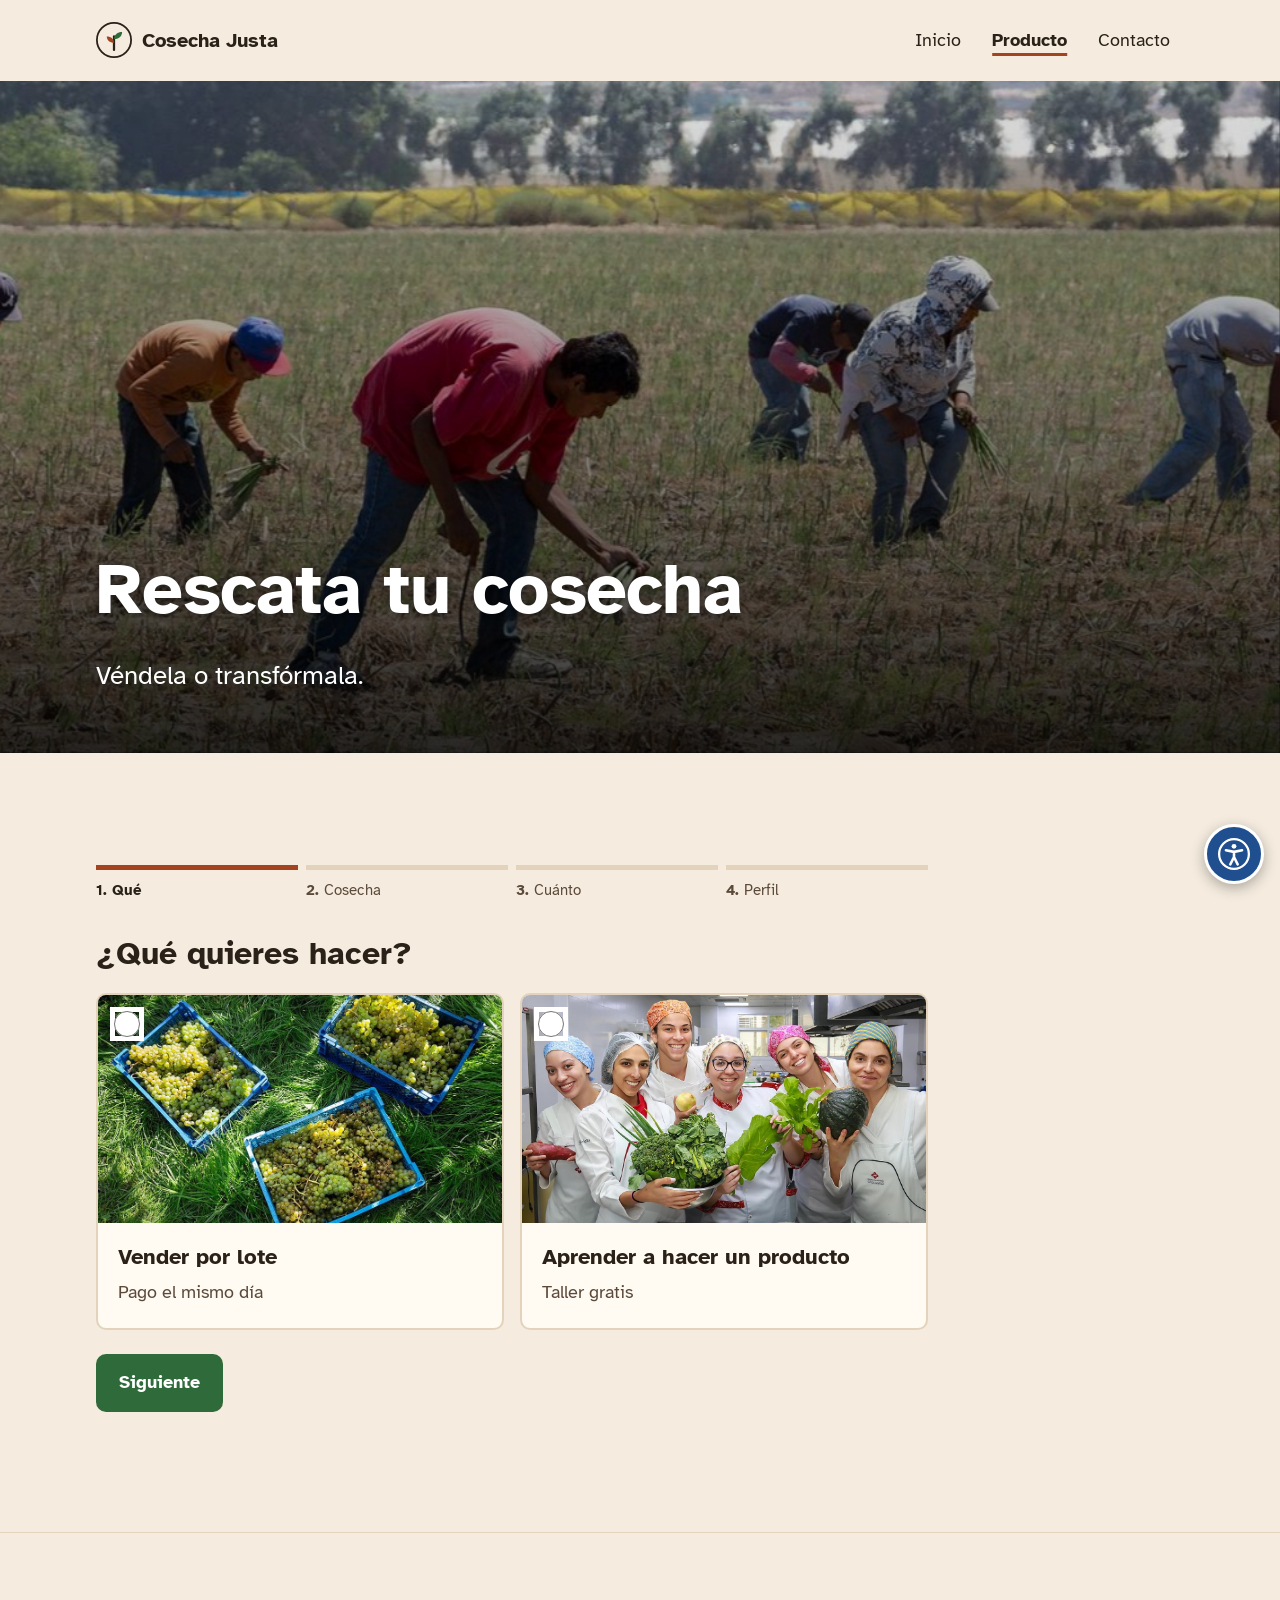
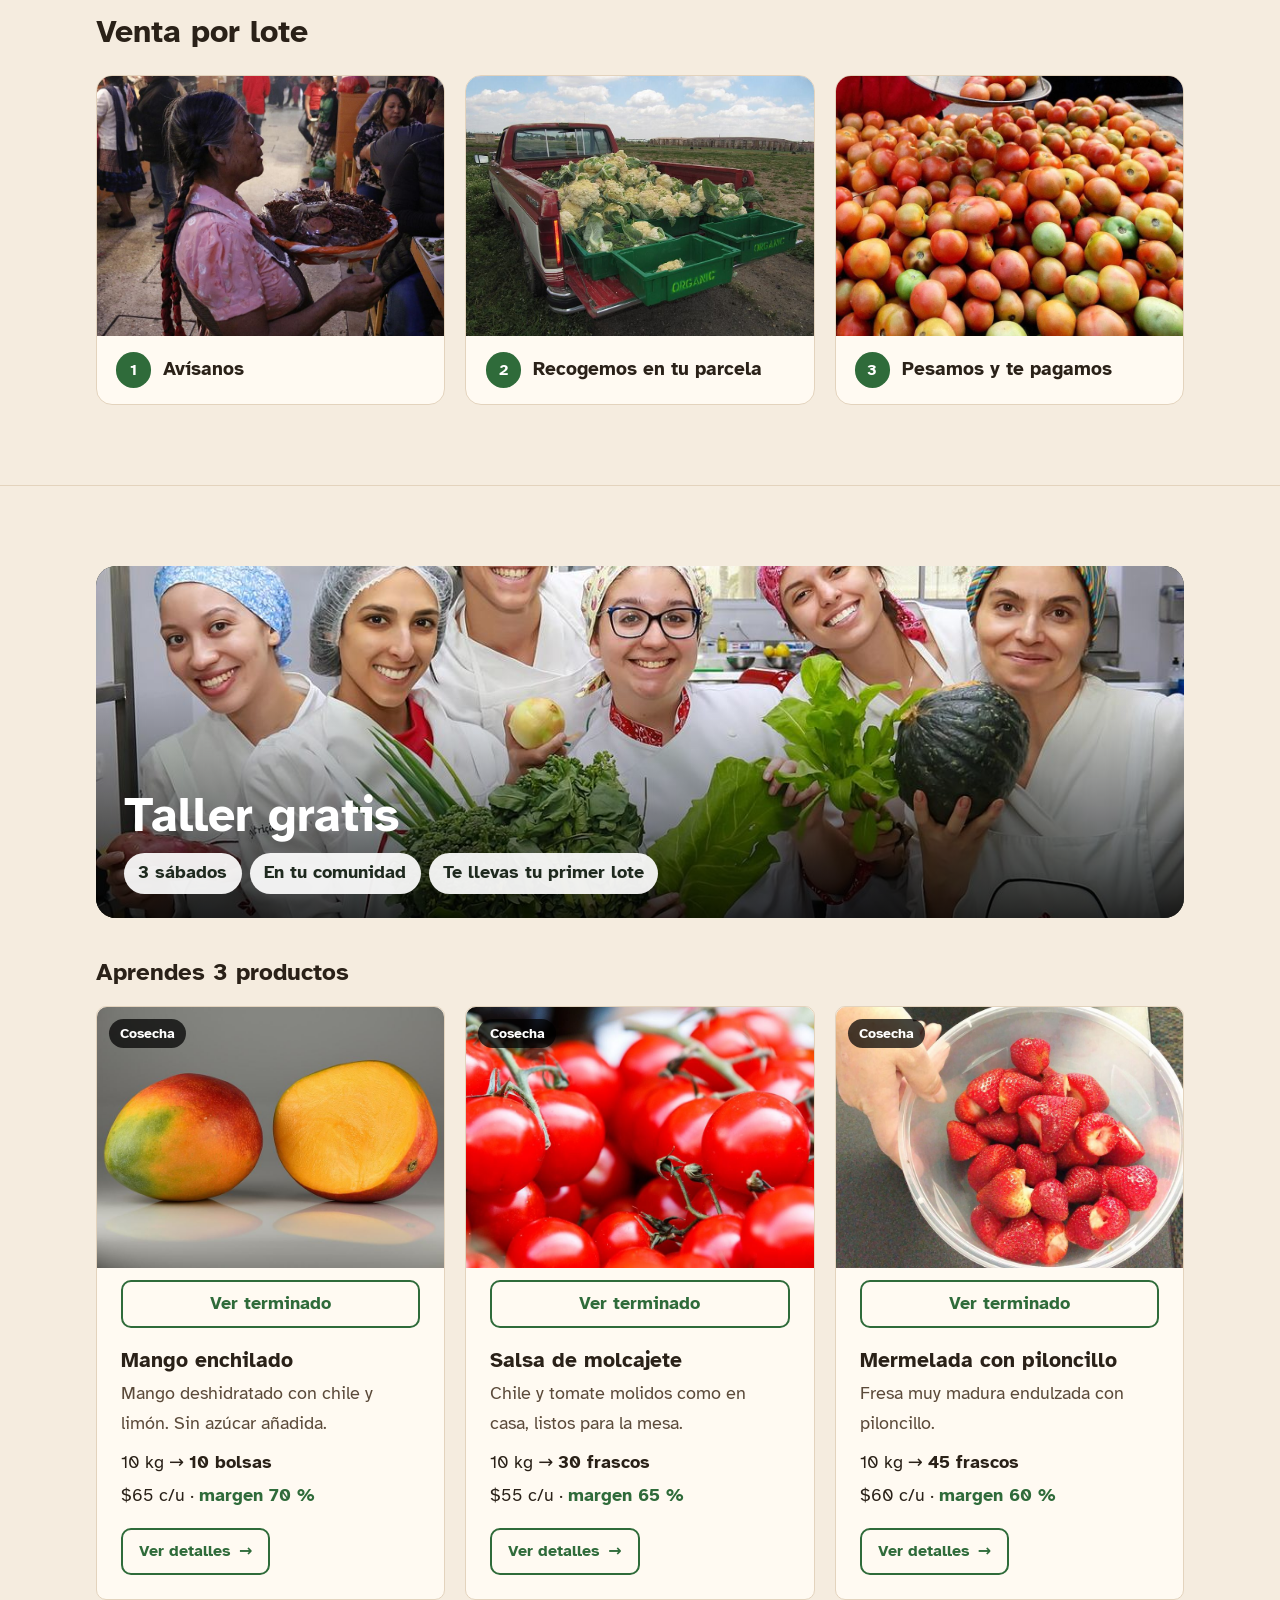
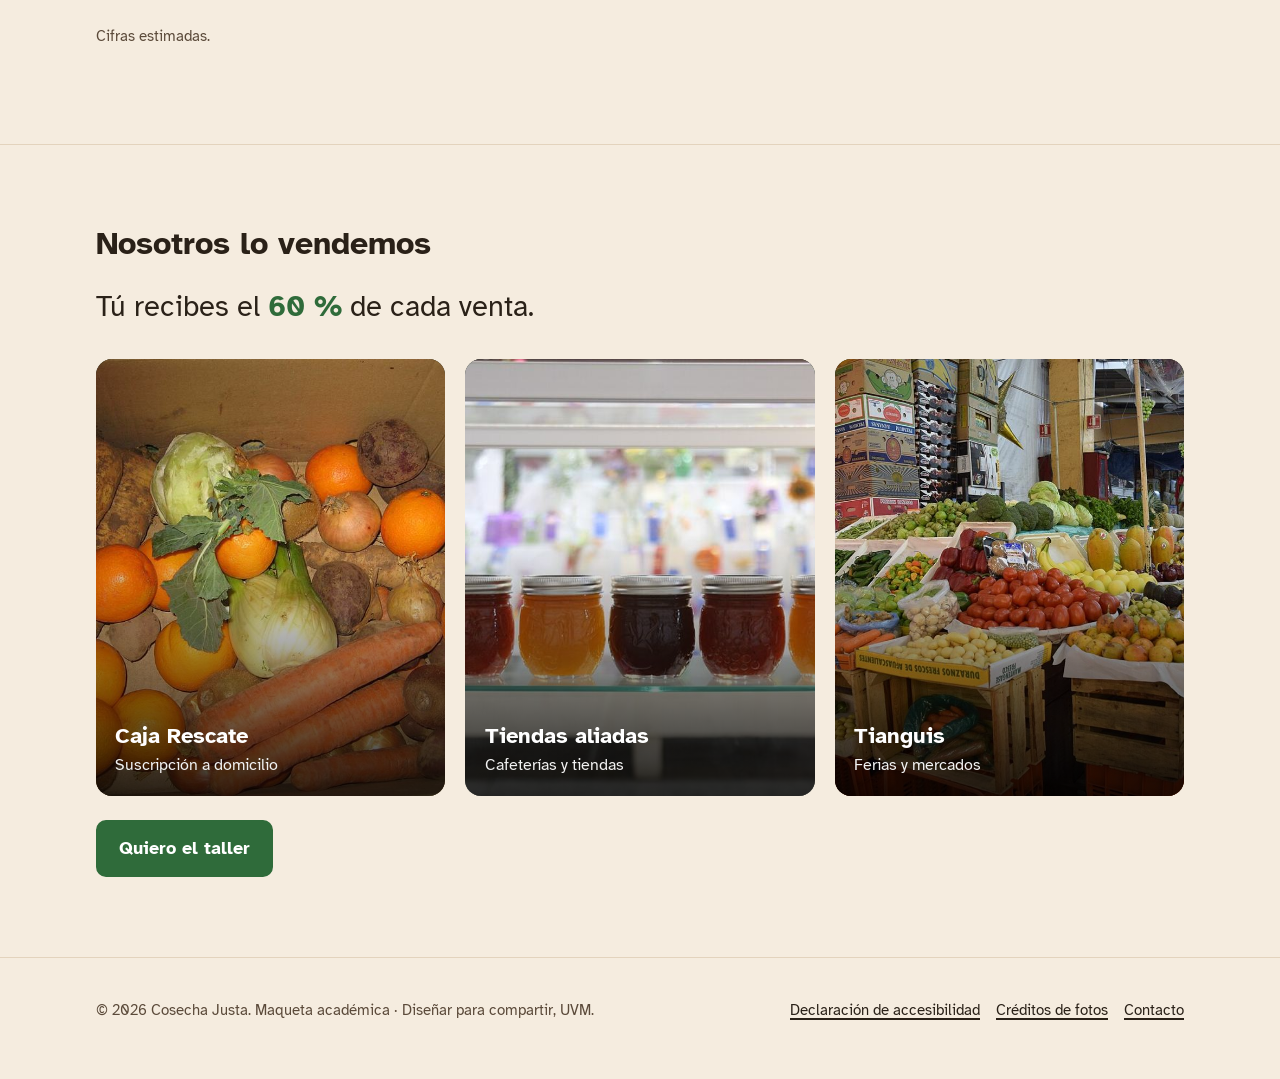
<file: producto.html>
<!DOCTYPE html>
<html lang="es-MX">
<head>
  <meta charset="utf-8">
  <meta name="viewport" content="width=device-width, initial-scale=1">
  <title>Producto · Cosecha Justa</title>
  <meta name="description" content="Vende tu cosecha por lote a Cosecha Justa o aprende a transformarla en productos con mejor precio.">
  <link rel="preconnect" href="https://fonts.googleapis.com">
  <link rel="preconnect" href="https://fonts.gstatic.com" crossorigin>
  <link href="https://fonts.googleapis.com/css2?family=Atkinson+Hyperlegible:wght@400;700&display=swap" rel="stylesheet">
  <link rel="stylesheet" href="css/estilos.css">
  <script src="js/main.js"></script>
  <script src="js/asistente.js" defer></script>
</head>
<body>
  <a class="saltar" href="#contenido">Saltar al contenido principal</a>

  <button type="button" id="a11y-boton" class="a11y-boton" aria-expanded="false" aria-controls="a11y-panel">
    <svg viewBox="0 0 24 24" aria-hidden="true" focusable="false">
      <circle cx="12" cy="12" r="10.5" fill="none" stroke="currentColor" stroke-width="1.6"/>
      <circle cx="12" cy="6.6" r="1.7" fill="currentColor"/>
      <path d="M6.3 9.4l5.7 1.1 5.7-1.1M12 10.5v3.6M12 14.1l-2.6 5.2M12 14.1l2.6 5.2" fill="none" stroke="currentColor" stroke-width="1.8" stroke-linecap="round" stroke-linejoin="round"/>
    </svg>
    <span class="sr-only">Opciones de accesibilidad</span>
  </button>

  <section id="a11y-panel" class="a11y-panel" aria-labelledby="a11y-titulo" hidden>
    <div class="a11y-cabecera">
      <h2 id="a11y-titulo" tabindex="-1">Accesibilidad</h2>
      <button type="button" class="a11y-cerrar" aria-label="Cerrar opciones de accesibilidad">×</button>
    </div>

    <div class="a11y-grupo" role="group" aria-labelledby="a11y-tam-t">
      <p id="a11y-tam-t" class="a11y-subtitulo">Tamaño de texto: <strong id="a11y-tamano">normal</strong></p>
      <div class="a11y-tamanos">
        <button type="button" class="a11y-opcion" data-accion="texto-menos" aria-label="Reducir tamaño del texto"><span aria-hidden="true">A−</span></button>
        <button type="button" class="a11y-opcion" data-accion="texto-mas" aria-label="Aumentar tamaño del texto"><span aria-hidden="true">A+</span></button>
      </div>
    </div>

    <div class="a11y-opciones">
      <button type="button" class="a11y-opcion" data-accion="contraste" data-nombre="Alto contraste" aria-pressed="false">
        <svg viewBox="0 0 24 24" aria-hidden="true" focusable="false"><circle cx="12" cy="12" r="9" fill="none" stroke="currentColor" stroke-width="1.8"/><path d="M12 3a9 9 0 0 1 0 18z" fill="currentColor"/></svg>
        <span class="a11y-etiqueta">Alto contraste</span>
      </button>
      <button type="button" class="a11y-opcion" data-accion="enlaces" data-nombre="Resaltar enlaces" aria-pressed="false">
        <svg viewBox="0 0 24 24" aria-hidden="true" focusable="false"><path d="M10 14a4 4 0 0 0 5.7 0l3-3a4 4 0 0 0-5.7-5.7l-1 1M14 10a4 4 0 0 0-5.7 0l-3 3a4 4 0 0 0 5.7 5.7l1-1" fill="none" stroke="currentColor" stroke-width="1.8" stroke-linecap="round"/></svg>
        <span class="a11y-etiqueta">Resaltar enlaces</span>
      </button>
      <button type="button" class="a11y-opcion" data-accion="espaciado" data-nombre="Espaciado de texto" aria-pressed="false">
        <svg viewBox="0 0 24 24" aria-hidden="true" focusable="false"><path d="M4 6h16M4 12h16M4 18h10" fill="none" stroke="currentColor" stroke-width="1.8" stroke-linecap="round"/></svg>
        <span class="a11y-etiqueta">Espaciado de texto</span>
      </button>
      <button type="button" class="a11y-opcion" data-accion="leer" aria-pressed="false">
        <svg viewBox="0 0 24 24" aria-hidden="true" focusable="false"><path d="M4 9v6h4l5 4V5L8 9zM16 9a4 4 0 0 1 0 6M18.5 6.5a8 8 0 0 1 0 11" fill="none" stroke="currentColor" stroke-width="1.8" stroke-linecap="round" stroke-linejoin="round"/></svg>
        <span class="a11y-etiqueta">Leer en voz alta</span>
      </button>
    </div>

    <div class="a11y-pie">
      <button type="button" class="a11y-restablecer" data-accion="restablecer">Restablecer ajustes</button>
      <a href="accesibilidad.html">Declaración de accesibilidad</a>
    </div>
    <p id="a11y-estado" class="sr-only" aria-live="polite"></p>
  </section>

  <header class="encabezado">
    <div class="contenedor">
      <a class="logo" href="index.html" aria-label="Cosecha Justa, ir al inicio">
        <svg viewBox="0 0 40 40" aria-hidden="true" focusable="false">
          <circle cx="20" cy="20" r="19" fill="none" stroke="currentColor" stroke-width="2"/>
          <path d="M20 31V16" stroke="currentColor" stroke-width="2.5" stroke-linecap="round"/>
          <path d="M20 19c0-5 4-8 9-8 0 5-4 8-9 8z" fill="#2f6b3a"/>
          <path d="M20 23c0-4-3-7-8-7 0 4 3 7 8 7z" fill="#a3431f"/>
        </svg>
        <span>Cosecha Justa</span>
      </a>
      <button type="button" class="menu-boton" aria-expanded="false" aria-controls="menu-principal">
        <span aria-hidden="true">☰</span> Menú
      </button>
      <nav id="menu-principal" class="nav" aria-label="Principal">
        <ul>
          <li><a href="index.html">Inicio</a></li>
          <li><a href="producto.html" aria-current="page">Producto</a></li>
          <li><a href="contacto.html">Contacto</a></li>
        </ul>
      </nav>
    </div>
  </header>

  <main id="contenido" tabindex="-1">
    <section class="hero-foto" aria-labelledby="titulo-producto">
      <img src="img/campo.jpg" alt="Jornaleros cosechando en el campo" width="1400" height="523">
      <div class="contenedor hero-foto-texto">
        <h1 id="titulo-producto">Rescata tu cosecha</h1>
        <p>Véndela o transfórmala.</p>
      </div>
    </section>

    <section class="seccion" id="empezar" aria-labelledby="titulo-empezar">
      <div class="contenedor">
        <h2 id="titulo-empezar" class="sr-only">Empieza aquí</h2>
        <p id="saludo" class="saludo js-solo" hidden></p>

        <form id="asistente" class="asistente" action="contacto.html" method="get" novalidate>
          <ol class="progreso js-solo" aria-label="Avance">
            <li data-indicador="1" aria-current="step">Qué</li>
            <li data-indicador="2">Cosecha</li>
            <li data-indicador="3">Cuánto</li>
            <li data-indicador="4">Perfil</li>
          </ol>
          <p id="progreso-texto" class="sr-only" aria-live="polite"></p>

          <fieldset class="paso" data-paso="1">
            <legend><h2 tabindex="-1">¿Qué quieres hacer?</h2></legend>
            <div class="opciones dos">
              <label class="opcion con-foto">
                <input type="radio" name="camino" value="lote">
                <img src="img/cajas.jpg" alt="" width="900" height="687" loading="lazy">
                <span class="opcion-cuerpo">
                  <span class="opcion-titulo">Vender por lote</span>
                  <span class="opcion-frase">Pago el mismo día</span>
                </span>
              </label>
              <label class="opcion con-foto">
                <input type="radio" name="camino" value="taller">
                <img src="img/taller.jpg" alt="" width="1200" height="721" loading="lazy">
                <span class="opcion-cuerpo">
                  <span class="opcion-titulo">Aprender a hacer un producto</span>
                  <span class="opcion-frase">Taller gratis</span>
                </span>
              </label>
            </div>
            <p id="error-camino" class="error" aria-live="polite"></p>
            <div class="navegacion-pasos js-solo">
              <button type="button" class="btn btn-primario" data-ir="2">Siguiente</button>
            </div>
          </fieldset>

          <fieldset class="paso" data-paso="2">
            <legend><h2 tabindex="-1">¿Qué tienes?</h2></legend>
            <p id="ayuda-cosecha" class="ayuda"></p>
            <div class="chips cosechas">
              <label class="chip foto" data-caminos="lote taller"><input type="radio" name="cosecha" value="mango"><img src="img/mango.jpg" alt="" width="900" height="600" loading="lazy"><span>Mango</span></label>
              <label class="chip foto" data-caminos="lote taller"><input type="radio" name="cosecha" value="jitomate"><img src="img/jitomate.jpg" alt="" width="900" height="600" loading="lazy"><span>Jitomate</span></label>
              <label class="chip foto" data-caminos="lote taller"><input type="radio" name="cosecha" value="chile"><img src="img/chile.jpg" alt="" width="900" height="599" loading="lazy"><span>Chile</span></label>
              <label class="chip foto" data-caminos="lote taller"><input type="radio" name="cosecha" value="fresa"><img src="img/fresa.jpg" alt="" width="900" height="778" loading="lazy"><span>Fresa</span></label>
              <label class="chip foto" data-caminos="lote taller"><input type="radio" name="cosecha" value="guayaba"><img src="img/guayaba.jpg" alt="" width="900" height="679" loading="lazy"><span>Guayaba</span></label>
              <label class="chip foto" data-caminos="lote"><input type="radio" name="cosecha" value="platano"><img src="img/platano.jpg" alt="" width="900" height="598" loading="lazy"><span>Plátano</span></label>
              <label class="chip foto" data-caminos="lote"><input type="radio" name="cosecha" value="aguacate"><img src="img/aguacate.jpg" alt="" width="900" height="600" loading="lazy"><span>Aguacate</span></label>
              <label class="chip foto" data-caminos="lote"><input type="radio" name="cosecha" value="limon"><img src="img/limon.jpg" alt="" width="900" height="432" loading="lazy"><span>Limón</span></label>
            </div>
            <div id="aprenderas" class="aprenderas" aria-live="polite"></div>
            <p id="error-cosecha" class="error" aria-live="polite"></p>
            <div class="navegacion-pasos js-solo">
              <button type="button" class="btn btn-secundario" data-ir="1">Atrás</button>
              <button type="button" class="btn btn-primario" data-ir="3">Siguiente</button>
            </div>
          </fieldset>

          <fieldset class="paso" data-paso="3">
            <legend><h2 tabindex="-1">¿Cuánto?</h2></legend>
            <div class="formulario">
              <div class="campo cantidad">
                <label for="cantidad">Cantidad</label>
                <span id="ayuda-cantidad" class="ayuda">1 caja ≈ 20 kg</span>
                <div class="cantidad-fila">
                  <input id="cantidad" name="cantidad" type="number" inputmode="numeric" min="1" step="1" aria-describedby="ayuda-cantidad error-cantidad">
                  <fieldset class="unidades">
                    <legend class="sr-only">Unidad</legend>
                    <label class="chip"><input type="radio" name="unidad" value="kg" checked> Kilos</label>
                    <label class="chip"><input type="radio" name="unidad" value="cajas"> Cajas</label>
                  </fieldset>
                </div>
                <p id="error-cantidad" class="error" aria-live="polite"></p>
              </div>
            </div>
            <div id="estimado" class="resumen js-solo" aria-live="polite" hidden></div>
            <p class="nota">Estimado de referencia.</p>
            <div class="navegacion-pasos js-solo">
              <button type="button" class="btn btn-secundario" data-ir="2">Atrás</button>
              <button type="button" class="btn btn-primario" data-ir="4">Avanzar</button>
            </div>
          </fieldset>

          <fieldset class="paso" data-paso="4">
            <legend><h2 tabindex="-1">Tu perfil</h2></legend>
            <div class="formulario">
              <div class="campo">
                <label for="p-nombre">Nombre</label>
                <input id="p-nombre" name="nombre" type="text" autocomplete="name" aria-describedby="error-p-nombre">
                <p id="error-p-nombre" class="error" aria-live="polite"></p>
              </div>
              <div class="campo">
                <label for="p-telefono">Teléfono</label>
                <span id="ayuda-p-telefono" class="ayuda">10 números</span>
                <input id="p-telefono" name="telefono" type="tel" inputmode="tel" autocomplete="tel" aria-describedby="ayuda-p-telefono error-p-telefono">
                <p id="error-p-telefono" class="error" aria-live="polite"></p>
              </div>
              <div class="campo">
                <label for="p-comunidad">Comunidad y estado</label>
                <span id="ayuda-p-comunidad" class="ayuda">Ej.: Tuxpan, Michoacán</span>
                <input id="p-comunidad" name="comunidad" type="text" autocomplete="address-level2" aria-describedby="ayuda-p-comunidad error-p-comunidad">
                <p id="error-p-comunidad" class="error" aria-live="polite"></p>
              </div>
              <fieldset class="campo sub">
                <legend>Te contactamos por</legend>
                <div class="chips">
                  <label class="chip"><input type="radio" name="contacto" value="WhatsApp" checked> WhatsApp</label>
                  <label class="chip"><input type="radio" name="contacto" value="Llamada"> Llamada</label>
                </div>
              </fieldset>
            </div>
            <div class="navegacion-pasos">
              <button type="button" class="btn btn-secundario js-solo" data-ir="3">Atrás</button>
              <button type="submit" class="btn btn-primario">Crear mi perfil</button>
            </div>
          </fieldset>

          <div id="confirmacion" class="aviso" role="status" tabindex="-1"></div>
        </form>
      </div>
    </section>

    <section class="seccion" id="vender" aria-labelledby="titulo-vender">
      <div class="contenedor">
        <h2 id="titulo-vender">Venta por lote</h2>
        <ol class="foto-pasos">
          <li class="foto-paso">
            <img src="img/avisanos-mx.jpg" alt="Vendedora oaxaqueña atendiendo su puesto en un mercado" width="1000" height="666" loading="lazy">
            <p><span class="num" aria-hidden="true">1</span>Avísanos</p>
          </li>
          <li class="foto-paso">
            <img src="img/camioneta.jpg" alt="Camioneta con cajas de coliflor en el campo" width="900" height="675" loading="lazy">
            <p><span class="num" aria-hidden="true">2</span>Recogemos en tu parcela</p>
          </li>
          <li class="foto-paso">
            <img src="img/bascula.jpg" alt="Jitomates pesados en una báscula" width="774" height="900" loading="lazy">
            <p><span class="num" aria-hidden="true">3</span>Pesamos y te pagamos</p>
          </li>
        </ol>
      </div>
    </section>

    <section class="seccion" id="taller" aria-labelledby="titulo-taller">
      <div class="contenedor">
        <div class="foto-banda">
          <img src="img/taller.jpg" alt="Grupo de cocineras sonriendo con verduras frescas" width="1200" height="721" loading="lazy">
          <div class="foto-banda-texto">
            <h2 id="titulo-taller">Taller gratis</h2>
            <ul class="insignias">
              <li>3 sábados</li>
              <li>En tu comunidad</li>
              <li>Te llevas tu primer lote</li>
            </ul>
          </div>
        </div>

        <h3 class="subtitulo-seccion">Aprendes 3 productos</h3>
        <div class="rejilla productos-taller-rejilla">
          <article class="tarjeta producto-taller">
            <figure class="antes-despues" data-estado="antes">
              <div class="marco">
                <img class="antes" src="img/mango.jpg" alt="Dos mangos maduros, uno entero y otro partido" width="900" height="600" loading="lazy">
                <img class="despues" src="img/mango-deshidratado.jpg" alt="Rebanadas de mango deshidratado en una canasta" width="900" height="675" loading="lazy">
                <span class="marca" aria-hidden="true">Cosecha</span>
              </div>
              <figcaption class="js-solo"><button type="button" class="btn-cambio" aria-pressed="false">Ver terminado</button></figcaption>
            </figure>
            <h3><a href="mango-enchilado.html">Mango enchilado</a></h3>
            <p class="desc">Mango deshidratado con chile y limón. Sin azúcar añadida.</p>
            <p class="linea">10 kg → <strong>10 bolsas</strong></p>
            <p class="linea">$65 c/u · <span class="destacado">margen 70 %</span></p>
            <a class="btn btn-secundario btn-chico" href="mango-enchilado.html">Ver detalles <span aria-hidden="true">→</span></a>
          </article>
          <article class="tarjeta producto-taller">
            <figure class="antes-despues" data-estado="antes">
              <div class="marco">
                <img class="antes" src="img/jitomate.jpg" alt="Racimos de jitomates rojos" width="900" height="600" loading="lazy">
                <img class="despues" src="img/salsa.jpg" alt="Salsa verde en molcajete" width="900" height="515" loading="lazy">
                <span class="marca" aria-hidden="true">Cosecha</span>
              </div>
              <figcaption class="js-solo"><button type="button" class="btn-cambio" aria-pressed="false">Ver terminado</button></figcaption>
            </figure>
            <h3><a href="salsa-molcajete.html">Salsa de molcajete</a></h3>
            <p class="desc">Chile y tomate molidos como en casa, listos para la mesa.</p>
            <p class="linea">10 kg → <strong>30 frascos</strong></p>
            <p class="linea">$55 c/u · <span class="destacado">margen 65 %</span></p>
            <a class="btn btn-secundario btn-chico" href="salsa-molcajete.html">Ver detalles <span aria-hidden="true">→</span></a>
          </article>
          <article class="tarjeta producto-taller">
            <figure class="antes-despues" data-estado="antes">
              <div class="marco">
                <img class="antes" src="img/fresa.jpg" alt="Tazón con fresas frescas" width="900" height="778" loading="lazy">
                <img class="despues" src="img/mermelada.jpg" alt="Mermelada de fresa llenando frascos" width="506" height="900" loading="lazy">
                <span class="marca" aria-hidden="true">Cosecha</span>
              </div>
              <figcaption class="js-solo"><button type="button" class="btn-cambio" aria-pressed="false">Ver terminado</button></figcaption>
            </figure>
            <h3><a href="mermelada-fresa.html">Mermelada con piloncillo</a></h3>
            <p class="desc">Fresa muy madura endulzada con piloncillo.</p>
            <p class="linea">10 kg → <strong>45 frascos</strong></p>
            <p class="linea">$60 c/u · <span class="destacado">margen 60 %</span></p>
            <a class="btn btn-secundario btn-chico" href="mermelada-fresa.html">Ver detalles <span aria-hidden="true">→</span></a>
          </article>
        </div>
        <p class="nota">Cifras estimadas.</p>
      </div>
    </section>

    <section class="seccion" id="venta" aria-labelledby="titulo-venta">
      <div class="contenedor">
        <h2 id="titulo-venta">Nosotros lo vendemos</h2>
        <p class="grande">Tú recibes el <strong>60 %</strong> de cada venta.</p>
        <div class="foto-rejilla tres">
          <article class="foto-tarjeta">
            <img src="img/caja-rescate.jpg" alt="Caja de cartón con verduras y naranjas" width="900" height="675" loading="lazy">
            <div class="foto-texto">
              <h3>Caja Rescate</h3>
              <p>Suscripción a domicilio</p>
            </div>
          </article>
          <article class="foto-tarjeta">
            <img src="img/tienda.jpg" alt="Frascos de conserva en un anaquel" width="900" height="600" loading="lazy">
            <div class="foto-texto">
              <h3>Tiendas aliadas</h3>
              <p>Cafeterías y tiendas</p>
            </div>
          </article>
          <article class="foto-tarjeta">
            <img src="img/mercado.jpg" alt="Puesto de frutas y verduras en un mercado" width="900" height="805" loading="lazy">
            <div class="foto-texto">
              <h3>Tianguis</h3>
              <p>Ferias y mercados</p>
            </div>
          </article>
        </div>
        <div class="acciones">
          <a class="btn btn-primario" href="producto.html?camino=taller#empezar">Quiero el taller</a>
        </div>
      </div>
    </section>
  </main>

  <footer class="pie">
    <div class="contenedor">
      <p>© 2026 Cosecha Justa. Maqueta académica · Diseñar para compartir, UVM.</p>
      <ul>
        <li><a href="accesibilidad.html">Declaración de accesibilidad</a></li>
        <li><a href="accesibilidad.html#creditos">Créditos de fotos</a></li>
        <li><a href="contacto.html">Contacto</a></li>
      </ul>
    </div>
  </footer>
</body>
</html>
</file>
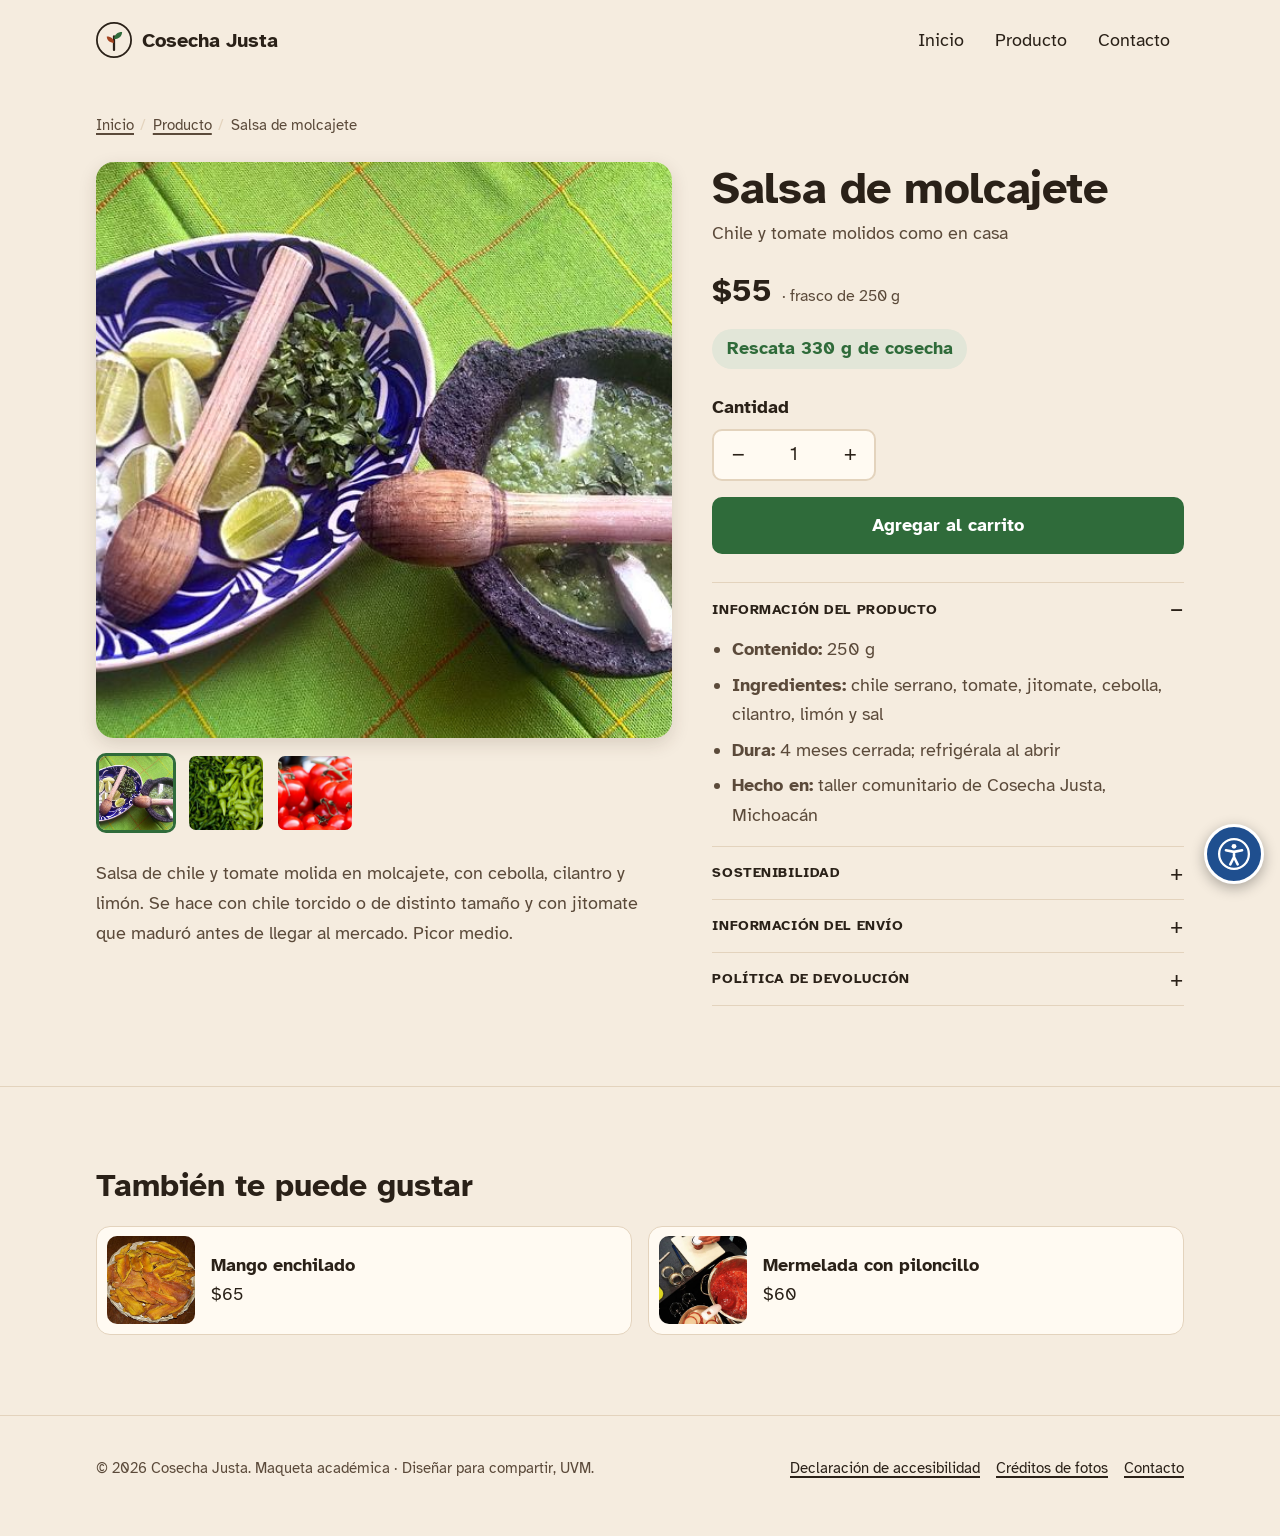
<file: salsa-molcajete.html>
<!DOCTYPE html>
<html lang="es-MX">
<head>
  <meta charset="utf-8">
  <meta name="viewport" content="width=device-width, initial-scale=1">
  <title>Salsa de molcajete · Cosecha Justa</title>
  <meta name="description" content="Salsa de chile y tomate hecha con cosecha rescatada.">
  <link rel="preconnect" href="https://fonts.googleapis.com">
  <link rel="preconnect" href="https://fonts.gstatic.com" crossorigin>
  <link href="https://fonts.googleapis.com/css2?family=Atkinson+Hyperlegible:wght@400;700&display=swap" rel="stylesheet">
  <link rel="stylesheet" href="css/estilos.css">
  <script src="js/main.js"></script>
</head>
<body>
  <a class="saltar" href="#contenido">Saltar al contenido principal</a>

  <button type="button" id="a11y-boton" class="a11y-boton" aria-expanded="false" aria-controls="a11y-panel">
    <svg viewBox="0 0 24 24" aria-hidden="true" focusable="false">
      <circle cx="12" cy="12" r="10.5" fill="none" stroke="currentColor" stroke-width="1.6"/>
      <circle cx="12" cy="6.6" r="1.7" fill="currentColor"/>
      <path d="M6.3 9.4l5.7 1.1 5.7-1.1M12 10.5v3.6M12 14.1l-2.6 5.2M12 14.1l2.6 5.2" fill="none" stroke="currentColor" stroke-width="1.8" stroke-linecap="round" stroke-linejoin="round"/>
    </svg>
    <span class="sr-only">Opciones de accesibilidad</span>
  </button>

  <section id="a11y-panel" class="a11y-panel" aria-labelledby="a11y-titulo" hidden>
    <div class="a11y-cabecera">
      <h2 id="a11y-titulo" tabindex="-1">Accesibilidad</h2>
      <button type="button" class="a11y-cerrar" aria-label="Cerrar opciones de accesibilidad">×</button>
    </div>

    <div class="a11y-grupo" role="group" aria-labelledby="a11y-tam-t">
      <p id="a11y-tam-t" class="a11y-subtitulo">Tamaño de texto: <strong id="a11y-tamano">normal</strong></p>
      <div class="a11y-tamanos">
        <button type="button" class="a11y-opcion" data-accion="texto-menos" aria-label="Reducir tamaño del texto"><span aria-hidden="true">A−</span></button>
        <button type="button" class="a11y-opcion" data-accion="texto-mas" aria-label="Aumentar tamaño del texto"><span aria-hidden="true">A+</span></button>
      </div>
    </div>

    <div class="a11y-opciones">
      <button type="button" class="a11y-opcion" data-accion="contraste" data-nombre="Alto contraste" aria-pressed="false">
        <svg viewBox="0 0 24 24" aria-hidden="true" focusable="false"><circle cx="12" cy="12" r="9" fill="none" stroke="currentColor" stroke-width="1.8"/><path d="M12 3a9 9 0 0 1 0 18z" fill="currentColor"/></svg>
        <span class="a11y-etiqueta">Alto contraste</span>
      </button>
      <button type="button" class="a11y-opcion" data-accion="enlaces" data-nombre="Resaltar enlaces" aria-pressed="false">
        <svg viewBox="0 0 24 24" aria-hidden="true" focusable="false"><path d="M10 14a4 4 0 0 0 5.7 0l3-3a4 4 0 0 0-5.7-5.7l-1 1M14 10a4 4 0 0 0-5.7 0l-3 3a4 4 0 0 0 5.7 5.7l1-1" fill="none" stroke="currentColor" stroke-width="1.8" stroke-linecap="round"/></svg>
        <span class="a11y-etiqueta">Resaltar enlaces</span>
      </button>
      <button type="button" class="a11y-opcion" data-accion="espaciado" data-nombre="Espaciado de texto" aria-pressed="false">
        <svg viewBox="0 0 24 24" aria-hidden="true" focusable="false"><path d="M4 6h16M4 12h16M4 18h10" fill="none" stroke="currentColor" stroke-width="1.8" stroke-linecap="round"/></svg>
        <span class="a11y-etiqueta">Espaciado de texto</span>
      </button>
      <button type="button" class="a11y-opcion" data-accion="leer" aria-pressed="false">
        <svg viewBox="0 0 24 24" aria-hidden="true" focusable="false"><path d="M4 9v6h4l5 4V5L8 9zM16 9a4 4 0 0 1 0 6M18.5 6.5a8 8 0 0 1 0 11" fill="none" stroke="currentColor" stroke-width="1.8" stroke-linecap="round" stroke-linejoin="round"/></svg>
        <span class="a11y-etiqueta">Leer en voz alta</span>
      </button>
    </div>

    <div class="a11y-pie">
      <button type="button" class="a11y-restablecer" data-accion="restablecer">Restablecer ajustes</button>
      <a href="accesibilidad.html">Declaración de accesibilidad</a>
    </div>
    <p id="a11y-estado" class="sr-only" aria-live="polite"></p>
  </section>

  <header class="encabezado">
    <div class="contenedor">
      <a class="logo" href="index.html" aria-label="Cosecha Justa, ir al inicio">
        <svg viewBox="0 0 40 40" aria-hidden="true" focusable="false">
          <circle cx="20" cy="20" r="19" fill="none" stroke="currentColor" stroke-width="2"/>
          <path d="M20 31V16" stroke="currentColor" stroke-width="2.5" stroke-linecap="round"/>
          <path d="M20 19c0-5 4-8 9-8 0 5-4 8-9 8z" fill="#2f6b3a"/>
          <path d="M20 23c0-4-3-7-8-7 0 4 3 7 8 7z" fill="#a3431f"/>
        </svg>
        <span>Cosecha Justa</span>
      </a>
      <button type="button" class="menu-boton" aria-expanded="false" aria-controls="menu-principal">
        <span aria-hidden="true">☰</span> Menú
      </button>
      <nav id="menu-principal" class="nav" aria-label="Principal">
        <ul>
          <li><a href="index.html">Inicio</a></li>
          <li><a href="producto.html">Producto</a></li>
          <li><a href="contacto.html">Contacto</a></li>
        </ul>
      </nav>
    </div>
  </header>

  <main id="contenido" tabindex="-1">
    <section class="seccion articulo-seccion" aria-labelledby="titulo-articulo">
      <div class="contenedor">
        <nav class="migas" aria-label="Ruta">
          <ol>
            <li><a href="index.html">Inicio</a></li>
            <li><a href="producto.html#taller">Producto</a></li>
            <li aria-current="page">Salsa de molcajete</li>
          </ol>
        </nav>

        <div class="articulo">
          <div class="articulo-galeria">
            <div class="articulo-foto"><img class="foto-principal" src="img/salsa.jpg" alt="Salsa verde en molcajete" width="900" height="515"></div>
            <ul class="miniaturas js-solo" aria-label="Más fotos">
            <li><button type="button" class="miniatura" data-foto="img/salsa.jpg" data-alt="Salsa verde en molcajete" aria-pressed="true" aria-label="Ver foto 1: Salsa verde en molcajete"><img src="img/salsa.jpg" alt="" width="900" height="515" loading="lazy"></button></li>
            <li><button type="button" class="miniatura" data-foto="img/chile.jpg" data-alt="Montón de chiles verdes" aria-pressed="false" aria-label="Ver foto 2: Montón de chiles verdes"><img src="img/chile.jpg" alt="" width="900" height="599" loading="lazy"></button></li>
            <li><button type="button" class="miniatura" data-foto="img/jitomate.jpg" data-alt="Racimos de jitomates rojos" aria-pressed="false" aria-label="Ver foto 3: Racimos de jitomates rojos"><img src="img/jitomate.jpg" alt="" width="900" height="600" loading="lazy"></button></li>
            </ul>
            <p class="articulo-desc">Salsa de chile y tomate molida en molcajete, con cebolla, cilantro y limón. Se hace con chile torcido o de distinto tamaño y con jitomate que maduró antes de llegar al mercado. Picor medio.</p>
          </div>

          <div class="articulo-compra">
            <h1 id="titulo-articulo">Salsa de molcajete</h1>
            <p class="articulo-sub">Chile y tomate molidos como en casa</p>
            <p class="articulo-precio">$55 <span>· frasco de 250 g</span></p>
            <p class="rescate">Rescata 330 g de cosecha</p>

            <form class="compra" data-producto="Salsa de molcajete" data-precio="55" action="contacto.html" method="get">
              <label for="cantidad-salsa-molcajete">Cantidad</label>
              <div class="cantidad-control">
                <button type="button" class="paso-cant" data-cambio="-1" aria-label="Quitar uno">−</button>
                <input id="cantidad-salsa-molcajete" name="cantidad" type="number" inputmode="numeric" min="1" max="99" value="1">
                <button type="button" class="paso-cant" data-cambio="1" aria-label="Agregar uno">+</button>
              </div>
              <button type="submit" class="btn btn-primario btn-ancho">Agregar al carrito</button>
              <p class="aviso-compra" role="status"></p>
            </form>

            <div class="acordeon">
              <details open>
                <summary>Información del producto</summary>
                <ul>
                <li><strong>Contenido:</strong> 250 g</li>
                <li><strong>Ingredientes:</strong> chile serrano, tomate, jitomate, cebolla, cilantro, limón y sal</li>
                <li><strong>Dura:</strong> 4 meses cerrada; refrigérala al abrir</li>
                <li><strong>Hecho en:</strong> taller comunitario de Cosecha Justa, Michoacán</li>
                </ul>
              </details>
              <details>
                <summary>Sostenibilidad</summary>
                <ul>
                <li>Cada frasco rescata 330 g de chile y jitomate.</li>
                <li>El productor recibe el 60 % de la venta.</li>
                <li>El frasco de vidrio se puede reusar o reciclar.</li>
                </ul>
              </details>
              <details>
                <summary>Información del envío</summary>
                <ul>
                  <li>A todo México en 3 a 5 días hábiles.</li>
                  <li>Envío gratis desde $400.</li>
                  <li>Empaque sin plástico de un solo uso.</li>
                </ul>
              </details>
              <details>
                <summary>Política de devolución</summary>
                <ul>
                  <li>Si llega dañado, te lo reponemos sin costo.</li>
                  <li>Avísanos en los primeros 7 días.</li>
                </ul>
              </details>
            </div>
          </div>
        </div>
      </div>
    </section>

    <section class="seccion" aria-labelledby="titulo-otros">
      <div class="contenedor">
        <h2 id="titulo-otros">También te puede gustar</h2>
        <ul class="otros-productos">
          <li><a class="otro" href="mango-enchilado.html"><img src="img/mango-deshidratado.jpg" alt="" width="900" height="675" loading="lazy"><span><strong>Mango enchilado</strong> $65</span></a></li>
          <li><a class="otro" href="mermelada-fresa.html"><img src="img/mermelada.jpg" alt="" width="506" height="900" loading="lazy"><span><strong>Mermelada con piloncillo</strong> $60</span></a></li>

        </ul>
      </div>
    </section>
  </main>

  <footer class="pie">
    <div class="contenedor">
      <p>© 2026 Cosecha Justa. Maqueta académica · Diseñar para compartir, UVM.</p>
      <ul>
        <li><a href="accesibilidad.html">Declaración de accesibilidad</a></li>
        <li><a href="accesibilidad.html#creditos">Créditos de fotos</a></li>
        <li><a href="contacto.html">Contacto</a></li>
      </ul>
    </div>
  </footer>
</body>
</html>
</file>
<file: css/estilos.css>
/* Cosecha Justa — hoja de estilos
   Minimalista, legible y accesible (metodología POUR). */

:root {
  --fondo: #f5ecdf;        /* arena cálida: contrasta con las fotos */
  --superficie: #fffaf2;
  --texto: #2a2118;        /* contraste 13.5:1 sobre el fondo */
  --texto-suave: #5b4a3a;  /* 7.2:1 */
  --acento: #2f6b3a;       /* verde: 5.5:1 */
  --acento-2: #a3431f;     /* terracota: 5.3:1 */
  --borde: #e3d3bd;
  --foco: #1a4fd6;
  --tam-base: 1.125rem;
  --ancho: 68rem;
  --radio: 10px;
}

/* Modo alto contraste (activado por el usuario) */
html[data-contraste="activo"] {
  --fondo: #000000;
  --superficie: #000000;
  --texto: #ffffff;
  --texto-suave: #ffffff;
  --acento: #ffe14d;
  --acento-2: #ffe14d;
  --borde: #ffffff;
  --foco: #00e5ff;
}

*, *::before, *::after { box-sizing: border-box; }

html { font-size: 100%; }
html[data-texto="grande"] { font-size: 118.75%; }
html[data-texto="mayor"]  { font-size: 137.5%; }

body {
  margin: 0;
  background: var(--fondo);
  color: var(--texto);
  font-family: "Atkinson Hyperlegible", system-ui, -apple-system, "Segoe UI", Roboto, Arial, sans-serif;
  font-size: var(--tam-base);
  line-height: 1.65;
}

img, svg { max-width: 100%; height: auto; display: block; }

h1, h2, h3 { line-height: 1.2; margin: 0 0 .6em; }
h1 { font-size: clamp(2rem, 5vw, 3rem); letter-spacing: -.01em; }
h2 { font-size: clamp(1.5rem, 3.2vw, 2rem); }
h3, .h3 { font-size: 1.2rem; }
.filtros label { display: inline-flex; align-items: center; gap: .4rem; }
.filtros input { accent-color: var(--acento); width: 1.1rem; height: 1.1rem; margin: 0; }
.filtros label:has(input:checked) { background: var(--texto); color: var(--fondo); border-color: var(--texto); }
.filtros label:has(input:focus-visible) { outline: 3px solid var(--foco); outline-offset: 3px; }
p  { margin: 0 0 1em; max-width: 65ch; }

a { color: var(--acento); text-underline-offset: .2em; text-decoration-thickness: 2px; }
a:hover { color: var(--acento-2); }

/* Foco siempre visible para quien navega con teclado */
:focus-visible {
  outline: 3px solid var(--foco);
  outline-offset: 3px;
  border-radius: 4px;
}

/* Enlace para saltar al contenido */
.saltar {
  position: absolute; left: 1rem; top: -4rem;
  background: var(--texto); color: var(--fondo);
  padding: .75rem 1rem; border-radius: var(--radio);
  z-index: 100; font-weight: 700;
}
.saltar:focus { top: 1rem; color: var(--fondo); }

.sr-only {
  position: absolute; width: 1px; height: 1px; padding: 0; margin: -1px;
  overflow: hidden; clip: rect(0 0 0 0); white-space: nowrap; border: 0;
}

.contenedor { width: min(100% - 2rem, var(--ancho)); margin-inline: auto; }

/* ---------- Encabezado y navegación ---------- */
.encabezado .contenedor {
  display: flex; align-items: center; justify-content: space-between;
  gap: 1rem; padding-block: 1rem; flex-wrap: wrap;
}
.logo {
  display: inline-flex; align-items: center; gap: .6rem;
  font-weight: 700; font-size: 1.25rem; color: var(--texto); text-decoration: none;
}
.logo svg { width: 36px; height: 36px; }

.menu-boton { display: none; }

.nav ul { list-style: none; margin: 0; padding: 0; display: flex; flex-wrap: wrap; gap: .25rem; }
.nav a {
  display: block; padding: .6rem .85rem; border-radius: var(--radio);
  color: var(--texto); text-decoration: none; min-height: 44px;
}
.nav a:hover { background: color-mix(in srgb, var(--acento) 10%, transparent); }
.nav a[aria-current="page"] {
  text-decoration: underline; text-decoration-color: var(--acento-2);
  text-decoration-thickness: 3px; text-underline-offset: .4em; font-weight: 700;
}

/* Sin JS el menú siempre se ve (robusto). Con JS en móvil se pliega. */
@media (max-width: 760px) {
  .js .menu-boton {
    display: inline-flex; align-items: center; gap: .5rem;
    font: inherit; min-height: 44px; padding: .4rem .9rem;
    background: transparent; color: var(--texto);
    border: 1px solid var(--borde); border-radius: var(--radio); cursor: pointer;
  }
  .nav { width: 100%; }
  .nav ul { flex-direction: column; }
  .js .nav[data-abierto="false"] { display: none; }
}

/* ---------- Secciones ---------- */
main { display: block; }
.seccion { padding-block: clamp(3rem, 7vw, 5rem); }
.seccion + .seccion { border-top: 1px solid var(--borde); }

.hero { padding-block: clamp(3rem, 9vw, 6rem); }
.hero .contenedor {
  display: grid; gap: 2.5rem; align-items: center;
  grid-template-columns: 1.15fr .85fr;
}
.hero .ilustracion { width: 100%; max-width: 360px; justify-self: center; }
@media (max-width: 760px) {
  .hero .contenedor { grid-template-columns: 1fr; }
  .hero .ilustracion { max-width: 240px; }
}

.antetitulo {
  display: inline-block; font-size: .85rem; font-weight: 700; letter-spacing: .08em;
  text-transform: uppercase; color: var(--acento-2); margin-bottom: .75rem;
}
.lead { font-size: 1.25rem; color: var(--texto-suave); }

.acciones { display: flex; flex-wrap: wrap; gap: .75rem; margin-top: 1.5rem; }
.btn {
  display: inline-flex; align-items: center; gap: .5rem;
  min-height: 48px; padding: .75rem 1.3rem; border-radius: var(--radio);
  font: inherit; font-weight: 700; text-decoration: none; cursor: pointer;
  border: 2px solid var(--acento);
}
.btn-primario { background: var(--acento); color: #fff; }
.btn-primario:hover { background: var(--texto); border-color: var(--texto); color: var(--fondo); }
.btn-secundario { background: transparent; color: var(--acento); }
.btn-secundario:hover { background: var(--acento); color: #fff; }
html[data-contraste="activo"] .btn-primario { color: #000; }
html[data-contraste="activo"] .btn-secundario:hover { color: #000; }

/* Rejillas y tarjetas */
.rejilla { display: grid; gap: 1.25rem; grid-template-columns: repeat(auto-fit, minmax(15rem, 1fr)); margin-top: 2rem; }
.tarjeta {
  background: var(--superficie); border: 1px solid var(--borde);
  border-radius: var(--radio); padding: 1.5rem;
}
.tarjeta p:last-child { margin-bottom: 0; }
.tarjeta .icono { width: 40px; height: 40px; margin-bottom: 1rem; color: var(--acento); }
.tarjeta a.cubre { color: var(--texto); text-decoration: none; }
.tarjeta a.cubre:hover { text-decoration: underline; }

/* Pasos numerados */
.pasos { list-style: none; counter-reset: paso; padding: 0; margin: 2rem 0 0; display: grid; gap: 1rem; }
.pasos li {
  counter-increment: paso; position: relative;
  padding: 1.25rem 1.25rem 1.25rem 4.25rem;
  border: 1px solid var(--borde); border-radius: var(--radio); background: var(--superficie);
}
.pasos li::before {
  content: counter(paso); position: absolute; left: 1.25rem; top: 1.2rem;
  width: 2.2rem; height: 2.2rem; border-radius: 50%;
  display: grid; place-items: center; font-weight: 700;
  background: var(--acento); color: #fff;
}
html[data-contraste="activo"] .pasos li::before { color: #000; }
.pasos h3 { margin-bottom: .25rem; }
.pasos p { margin: 0; }

/* Cifras */
.cifras { display: grid; gap: 1rem; grid-template-columns: repeat(auto-fit, minmax(11rem, 1fr)); margin-top: 2rem; }
.cifra { border-left: 4px solid var(--acento-2); padding: .25rem 0 .25rem 1rem; }
.cifra strong { display: block; font-size: 2rem; line-height: 1.1; }
.cifra span { color: var(--texto-suave); }

/* Productos + filtro */
.filtros { display: flex; flex-wrap: wrap; gap: .5rem; margin-top: 1.5rem; border: 0; padding: 0; }
.filtros legend { font-weight: 700; margin-bottom: .5rem; width: 100%; }
.producto .etiqueta {
  display: inline-block; font-size: .8rem; font-weight: 700; padding: .15rem .6rem;
  border-radius: 999px; border: 1px solid var(--borde); color: var(--texto-suave); margin-bottom: .75rem;
}
.producto .precio { font-weight: 700; font-size: 1.15rem; }
.producto[hidden] { display: none; }

/* Tabla simple */
.tabla-envoltura { overflow-x: auto; margin-top: 1.5rem; }
table { border-collapse: collapse; width: 100%; min-width: 32rem; }
caption { text-align: left; font-weight: 700; margin-bottom: .5rem; }
th, td { text-align: left; padding: .75rem; border-bottom: 1px solid var(--borde); vertical-align: top; }
th { font-weight: 700; }

/* Formulario */
.formulario { display: grid; gap: 1.25rem; max-width: 36rem; margin-top: 2rem; }
.campo label { display: block; font-weight: 700; margin-bottom: .35rem; }
.campo .ayuda { display: block; font-size: .95rem; color: var(--texto-suave); margin-bottom: .35rem; }
.campo input, .campo select, .campo textarea {
  width: 100%; font: inherit; color: var(--texto); background: var(--superficie);
  border: 2px solid var(--borde); border-radius: var(--radio); padding: .7rem .8rem; min-height: 48px;
}
.campo input:hover, .campo select:hover, .campo textarea:hover { border-color: var(--texto-suave); }
.campo [aria-invalid="true"] { border-color: var(--acento-2); }
.error { color: var(--acento-2); font-weight: 700; font-size: .95rem; margin-top: .35rem; }
.error:empty { display: none; }
.aviso {
  border: 2px solid var(--acento); border-radius: var(--radio);
  padding: 1rem 1.25rem; background: var(--superficie);
}
.aviso:empty { display: none; }
.aviso.es-error { border-color: var(--acento-2); }

/* Bloque POUR */
.pour { display: grid; gap: 1.25rem; grid-template-columns: repeat(auto-fit, minmax(16rem, 1fr)); margin-top: 2rem; }
.pour .letra {
  font-size: 2.5rem; font-weight: 700; line-height: 1; color: var(--acento-2); margin-bottom: .5rem;
}
.pour ul { padding-left: 1.2rem; margin: 0; }
.pour li { margin-bottom: .4rem; }

/* Pie */
.pie { border-top: 1px solid var(--borde); padding-block: 2.5rem; font-size: .95rem; color: var(--texto-suave); }
.pie .contenedor { display: flex; flex-wrap: wrap; gap: 1.5rem; justify-content: space-between; }
.pie ul { list-style: none; padding: 0; margin: 0; display: flex; flex-wrap: wrap; gap: 1rem; }
.pie a { color: var(--texto); }

/* Respeta a quien prefiere menos movimiento */
@media (prefers-reduced-motion: no-preference) {
  html { scroll-behavior: smooth; }
  .btn, .nav a, .a11y-opcion { transition: background-color .15s, color .15s, border-color .15s; }
}

/* Modo oscuro del sistema (si no se forzó alto contraste) */
@media (prefers-color-scheme: dark) {
  html:not([data-contraste="activo"]) {
    --fondo: #1d1712;
    --superficie: #26201a;
    --texto: #f3eadf;
    --texto-suave: #cdbfae;
    --acento: #8fd19e;
    --acento-2: #f0a37f;
    --borde: #43372b;
    --foco: #8ab4ff;
  }
  html:not([data-contraste="activo"]) .btn-primario,
  html:not([data-contraste="activo"]) .btn-secundario:hover,
  html:not([data-contraste="activo"]) .pasos li::before { color: #10160f; }
}

@media print {
  .a11y-boton, .a11y-panel, .nav, .menu-boton, .saltar, .acciones { display: none !important; }
  body { background: #fff; color: #000; }
}

/* ---------- Asistente para productores ---------- */
/* Sin JavaScript se ocultan los controles del asistente y se ve como un formulario normal */
html:not(.js) .js-solo { display: none !important; }

.asistente { margin-top: 2rem; max-width: 52rem; }
.paso { border: 0; padding: 0; margin: 0 0 2.5rem; min-width: 0; }
.paso > legend { padding: 0; margin-bottom: 1.25rem; }
.paso > legend h2 { margin: 0; }
.js .paso[data-activo="false"] { display: none; }

.progreso {
  list-style: none; padding: 0; margin: 0 0 2rem;
  display: grid; grid-template-columns: repeat(4, 1fr); gap: .5rem;
  counter-reset: indicador;
}
.progreso li {
  counter-increment: indicador; font-size: .95rem; color: var(--texto-suave);
  border-top: 5px solid var(--borde); padding-top: .5rem;
}
.progreso li::before { content: counter(indicador) ". "; font-weight: 700; }
.progreso li[data-hecho="true"] { border-top-color: var(--acento); color: var(--texto); }
.progreso li[aria-current="step"] { border-top-color: var(--acento-2); color: var(--texto); font-weight: 700; }

.opciones { display: grid; gap: 1rem; }
.opcion {
  display: flex; gap: 1rem; align-items: flex-start; cursor: pointer;
  background: var(--superficie); border: 2px solid var(--borde); border-radius: var(--radio);
  padding: 1.25rem;
}
.opcion:hover { border-color: var(--texto-suave); }
.opcion input { width: 1.4rem; height: 1.4rem; margin: .2rem 0 0; accent-color: var(--acento); flex-shrink: 0; }
.opcion:has(input:checked) { border-color: var(--acento); box-shadow: inset 0 0 0 1px var(--acento); }
.opcion:has(input:focus-visible) { outline: 3px solid var(--foco); outline-offset: 3px; }
.opcion-cuerpo { display: grid; gap: .25rem; }
.opcion-titulo { font-weight: 700; font-size: 1.2rem; }
.opcion-frase { color: var(--texto-suave); }
.opcion-dato { font-weight: 700; color: var(--acento); }

.formulario .sub { border: 0; padding: 0; margin: 0; }
.formulario .sub legend { font-weight: 700; margin-bottom: .35rem; padding: 0; }
.chips { display: flex; flex-wrap: wrap; gap: .5rem; }
.chip {
  display: inline-flex; align-items: center; gap: .5rem; min-height: 48px; cursor: pointer;
  padding: .5rem 1rem; border: 2px solid var(--borde); border-radius: 999px; background: var(--superficie);
}
.chip input { accent-color: var(--acento); width: 1.1rem; height: 1.1rem; margin: 0; }
.chip:has(input:checked) { border-color: var(--acento); font-weight: 700; }
.chip:has(input:focus-visible) { outline: 3px solid var(--foco); outline-offset: 3px; }
.chip[hidden], .sub[hidden] { display: none; }

.navegacion-pasos { display: flex; flex-wrap: wrap; gap: .75rem; margin-top: 1.5rem; }

.resumen {
  background: var(--superficie); border: 2px solid var(--acento); border-radius: var(--radio);
  padding: 1.25rem 1.5rem; margin-bottom: 1rem;
}
.resumen dl { display: grid; grid-template-columns: max-content 1fr; gap: .4rem 1.25rem; margin: 0; }
.resumen dt { color: var(--texto-suave); }
.resumen dd { margin: 0; font-weight: 700; }
.resumen .total { font-size: 1.5rem; color: var(--acento); }
@media (max-width: 520px) { .resumen dl { grid-template-columns: 1fr; } .resumen dd { margin-bottom: .5rem; } }

/* ---------- Notas, fuentes y datos de producto ---------- */
.nota { font-size: .95rem; color: var(--texto-suave); margin-top: 1.5rem; }
.separado { margin-top: 3rem; }
.fuentes { padding-left: 1.2rem; font-size: .95rem; color: var(--texto-suave); }
.fuentes li { margin-bottom: .5rem; }
.etiqueta {
  display: inline-block; font-size: .8rem; font-weight: 700; padding: .15rem .6rem;
  border-radius: 999px; border: 1px solid var(--borde); color: var(--texto-suave); margin-bottom: .75rem;
}
.datos { display: grid; gap: .15rem; margin: 1rem 0 0; padding-top: 1rem; border-top: 1px solid var(--borde); }
.datos dt { font-size: .9rem; color: var(--texto-suave); }
.datos dd { margin: 0 0 .5rem; font-weight: 700; }
.datos .destacado { font-size: 1.6rem; color: var(--acento); margin: 0; }

/* ---------- Botón y panel de accesibilidad (ícono universal) ---------- */
html:not(.js) .a11y-boton { display: none; }
.a11y-boton {
  position: fixed; right: 1rem; bottom: 1rem; z-index: 90;
  width: 60px; height: 60px; padding: 10px; border-radius: 50%; cursor: pointer;
  background: #1f4f8f; color: #fff; border: 3px solid #fff;
  box-shadow: 0 4px 14px rgba(0, 0, 0, .3);
}
.a11y-boton:hover { background: #163a6b; }
.a11y-boton[aria-expanded="true"] { background: var(--texto); }
.a11y-boton svg { width: 100%; height: 100%; }
html[data-contraste="activo"] .a11y-boton { background: #ffe14d; color: #000; border-color: #000; }

.a11y-panel {
  position: fixed; right: 1rem; bottom: calc(60px + 2rem); z-index: 91;
  width: min(22rem, calc(100vw - 2rem)); max-height: calc(100vh - 60px - 3rem); overflow-y: auto;
  background: var(--superficie); color: var(--texto);
  border: 2px solid var(--texto); border-radius: 14px;
  box-shadow: 0 10px 30px rgba(0, 0, 0, .25);
  padding: 1rem 1.25rem 1.25rem;
  font-size: 1rem; line-height: 1.4; letter-spacing: normal; word-spacing: normal;
}
.a11y-panel[hidden] { display: none; }
.a11y-cabecera { display: flex; align-items: center; justify-content: space-between; margin-bottom: .75rem; }
.a11y-cabecera h2 { font-size: 1.25rem; margin: 0; }
.a11y-cerrar {
  width: 44px; height: 44px; font-size: 1.75rem; line-height: 1; cursor: pointer;
  background: transparent; color: var(--texto); border: 1px solid var(--borde); border-radius: 50%;
}
.a11y-subtitulo { margin: 0 0 .5rem; }
.a11y-tamanos { display: grid; grid-template-columns: 1fr 1fr; gap: .5rem; margin-bottom: 1rem; }
.a11y-opciones { display: grid; grid-template-columns: 1fr 1fr; gap: .5rem; }

.a11y-opcion {
  display: flex; flex-direction: column; align-items: center; justify-content: center; gap: .35rem;
  min-height: 48px; padding: .75rem .5rem; cursor: pointer;
  font: inherit; font-size: .95rem; font-weight: 700; text-align: center;
  background: var(--fondo); color: var(--texto);
  border: 2px solid var(--borde); border-radius: 10px;
}
.a11y-tamanos .a11y-opcion { font-size: 1.2rem; }
.a11y-opcion svg { width: 28px; height: 28px; }
.a11y-opcion:hover { border-color: var(--texto); }
.a11y-opcion[aria-pressed="true"] { background: var(--acento); color: #fff; border-color: var(--acento); }
html[data-contraste="activo"] .a11y-opcion[aria-pressed="true"] { color: #000; }
.a11y-opcion:disabled { opacity: .45; cursor: not-allowed; }
.a11y-opcion[hidden] { display: none; }

.a11y-pie { display: flex; flex-wrap: wrap; align-items: center; justify-content: space-between; gap: .75rem; margin-top: 1rem; }
.a11y-restablecer {
  font: inherit; font-size: .95rem; min-height: 44px; padding: .4rem .9rem; cursor: pointer;
  background: transparent; color: var(--texto); border: 1px solid var(--texto); border-radius: 999px;
}
.a11y-pie a { font-size: .95rem; }

/* Efecto de "Resaltar enlaces" */
html[data-enlaces="activo"] main a,
html[data-enlaces="activo"] .pie a,
html[data-enlaces="activo"] .nav a {
  text-decoration: underline !important; text-decoration-thickness: 3px !important;
  background: #fff3b0 !important; color: #111 !important; outline: 2px solid #111;
}

/* Efecto de "Espaciado de texto" (valores de la pauta WCAG 1.4.12) */
html[data-espaciado="activo"] body :not(.a11y-panel, .a11y-panel *) {
  line-height: 1.8 !important; letter-spacing: .12em !important; word-spacing: .16em !important;
}
html[data-espaciado="activo"] main p { margin-bottom: 2em; }

/* Si el sistema ya pide más contraste, el sitio lo respeta sin tocar nada */
@media (prefers-contrast: more) {
  html:not([data-contraste="activo"]) {
    --texto-suave: var(--texto);
    --borde: var(--texto);
  }
}
@media (forced-colors: active) {
  .a11y-boton, .a11y-opcion[aria-pressed="true"] { border: 3px solid ButtonText; }
}

/* ---------- Panel de la página Producto ---------- */
.opciones.dos { grid-template-columns: repeat(auto-fit, minmax(16rem, 1fr)); }
.opciones.dos .opcion { min-height: 8rem; }
.saludo {
  display: inline-block; margin-top: .5rem; padding: .5rem 1rem;
  border-left: 4px solid var(--acento); background: var(--superficie);
}
.saludo[hidden] { display: none; }
.cosechas .chip { font-size: 1.05rem; }
.aprenderas { font-weight: 700; color: var(--acento); margin-top: 1rem; }
.aprenderas:empty { display: none; }
.cantidad-fila { display: flex; flex-wrap: wrap; gap: .75rem; align-items: center; }
.cantidad-fila input { max-width: 10rem; font-size: 1.25rem; }
.unidades { border: 0; padding: 0; margin: 0; display: flex; gap: .5rem; }
.perfil-tarjetas { display: grid; gap: 1rem; grid-template-columns: repeat(auto-fit, minmax(16rem, 1fr)); margin: 1rem 0; }
.perfil-tarjetas .resumen { margin: 0; }
@media (max-width: 520px) { .progreso li { font-size: .8rem; } }

/* ---------- Fotos: cosechas en el panel ---------- */
.chips.cosechas { display: grid; grid-template-columns: repeat(auto-fill, minmax(8.5rem, 1fr)); gap: .75rem; }
.chip.foto {
  position: relative; flex-direction: column; align-items: stretch; gap: .4rem;
  padding: .4rem .4rem .6rem; border-radius: 14px; font-weight: 700; text-align: center;
}
.chip.foto img { width: 100%; aspect-ratio: 4 / 3; object-fit: cover; border-radius: 10px; }
.chip.foto input {
  position: absolute; top: .8rem; left: .8rem; width: 1.3rem; height: 1.3rem;
  background: #fff; border-radius: 50%; box-shadow: 0 0 0 3px #fff;
}
.chip.foto:has(input:checked) { border-color: var(--acento); box-shadow: 0 0 0 2px var(--acento); background: color-mix(in srgb, var(--acento) 8%, var(--superficie)); }
.chip.foto:hover img { filter: saturate(1.15); }

.aprenderas { display: flex; align-items: center; gap: 1rem; margin-top: 1.25rem; padding: .75rem; border: 2px solid var(--acento); border-radius: 14px; background: var(--superficie); color: var(--texto); font-weight: 400; }
.aprenderas:empty { display: none; }
.aprenderas img { width: 8rem; aspect-ratio: 4 / 3; object-fit: cover; border-radius: 10px; flex-shrink: 0; }
.aprenderas p { margin: 0; display: grid; }
.aprenderas span { color: var(--texto-suave); font-size: .95rem; }
.aprenderas strong { font-size: 1.25rem; color: var(--acento); }

.estimado-foto { width: 100%; max-height: 11rem; object-fit: cover; border-radius: 10px; margin-bottom: 1rem; }

/* ---------- Antes y después (productos del taller) ---------- */
.antes-despues { margin: -1.5rem -1.5rem 1.25rem; }
.antes-despues .marco { position: relative; aspect-ratio: 4 / 3; overflow: hidden; border-radius: var(--radio) var(--radio) 0 0; background: var(--borde); }
.antes-despues img { position: absolute; inset: 0; width: 100%; height: 100%; object-fit: cover; }
.antes-despues .despues { opacity: 0; }
.antes-despues[data-estado="despues"] .antes { opacity: 0; }
.antes-despues[data-estado="despues"] .despues { opacity: 1; }
html:not(.js) .antes-despues .antes { opacity: 0; }
html:not(.js) .antes-despues .despues { opacity: 1; }
.antes-despues .marca {
  position: absolute; top: .75rem; left: .75rem; padding: .2rem .7rem; border-radius: 999px;
  background: rgba(0, 0, 0, .72); color: #fff; font-size: .85rem; font-weight: 700;
}
html:not(.js) .antes-despues .marca { display: none; }
.antes-despues figcaption { padding: .75rem 1.5rem 0; }
.btn-cambio {
  width: 100%; min-height: 48px; font: inherit; font-weight: 700; cursor: pointer;
  background: transparent; color: var(--acento); border: 2px solid var(--acento); border-radius: var(--radio);
}
.btn-cambio:hover, .btn-cambio[aria-pressed="true"] { background: var(--acento); color: #fff; }
html[data-contraste="activo"] .btn-cambio:hover, html[data-contraste="activo"] .btn-cambio[aria-pressed="true"] { color: #000; }

/* ---------- Galería deslizable (Inicio) ---------- */
.galeria-cabecera { display: flex; align-items: center; justify-content: space-between; gap: 1rem; }
.galeria-cabecera h2 { margin: 0; }
.galeria-controles { display: flex; gap: .5rem; }
.galeria-btn {
  width: 48px; height: 48px; border-radius: 50%; cursor: pointer; font-size: 1.3rem;
  background: var(--superficie); color: var(--texto); border: 2px solid var(--texto);
}
.galeria-btn:hover { background: var(--texto); color: var(--fondo); }
.galeria { overflow-x: auto; scroll-snap-type: x mandatory; margin-top: 1.25rem; padding-bottom: .75rem; border-radius: var(--radio); }
.galeria-pista { list-style: none; margin: 0; padding: 0; display: flex; gap: 1rem; }
.galeria-item { flex: 0 0 min(17rem, 78%); scroll-snap-align: start; }
.galeria-item figure { margin: 0; height: 100%; background: var(--superficie); border: 1px solid var(--borde); border-radius: var(--radio); overflow: hidden; }
.galeria-item .img-caja { overflow: hidden; }
.galeria-item img { width: 100%; aspect-ratio: 4 / 3; object-fit: cover; }
.galeria-item figcaption { padding: .9rem 1rem 1.1rem; font-size: 1rem; }
.galeria-item figcaption strong { display: block; font-size: 1.15rem; }

@media (prefers-reduced-motion: no-preference) {
  .antes-despues img { transition: opacity .6s ease, transform .6s ease; }
  .antes-despues .despues { transform: scale(1.06); }
  .antes-despues[data-estado="despues"] .despues { transform: scale(1); }
  .chip.foto img, .galeria-item img { transition: transform .35s ease, filter .35s ease; }
  .chip.foto:hover img, .galeria-item figure:hover img { transform: scale(1.05); }
  .chip.foto:has(input:checked) { transform: translateY(-3px); transition: transform .2s ease; }
  .aprenderas, #estimado { animation: aparecer .35s ease; }
}
@keyframes aparecer { from { opacity: 0; transform: translateY(6px); } to { opacity: 1; transform: none; } }

/* ================= Diseño visual: fotos grandes, pocas palabras ================= */

/* Portada con foto de fondo */
.hero-foto {
  position: relative; min-height: min(78vh, 42rem); display: flex; align-items: flex-end;
  color: #fff; overflow: hidden; background: #1f2a1f;
}
.hero-foto > img { position: absolute; inset: 0; width: 100%; height: 100%; object-fit: cover; object-position: center 25%; }
.hero-foto::after {
  content: ""; position: absolute; inset: 0;
  background: linear-gradient(to top, rgba(0,0,0,.82) 0%, rgba(0,0,0,.45) 45%, rgba(0,0,0,.1) 100%);
}
.hero-foto-texto { position: relative; z-index: 1; padding-block: 3rem 3.5rem; }
.hero-foto h1 { font-size: clamp(2.3rem, 7vw, 4.5rem); max-width: 14ch; margin-bottom: .3em; text-shadow: 0 2px 12px rgba(0,0,0,.4); }
.hero-foto p { font-size: clamp(1.2rem, 2.5vw, 1.6rem); margin: 0; }
.hero-foto .acciones { margin-top: 1.75rem; }
.btn-claro { background: #fff; color: #1f2a1f; border-color: #fff; }
.btn-claro:hover { background: transparent; color: #fff; }
html[data-contraste="activo"] .hero-foto::after { background: rgba(0,0,0,.85); }

/* Rejilla de tarjetas con foto */
.foto-rejilla { display: grid; gap: 1.25rem; grid-template-columns: repeat(auto-fit, minmax(14rem, 1fr)); margin-top: 1.5rem; }
.foto-rejilla.tres { grid-template-columns: repeat(auto-fit, minmax(16rem, 1fr)); }
.foto-tarjeta {
  position: relative; border-radius: 16px; overflow: hidden; background: #1f2a1f;
  aspect-ratio: 4 / 5; display: flex; align-items: flex-end;
}
.foto-tarjeta img { position: absolute; inset: 0; width: 100%; height: 100%; object-fit: cover; }
.foto-tarjeta::after { content: ""; position: absolute; inset: 0; background: linear-gradient(to top, rgba(0,0,0,.8), rgba(0,0,0,0) 60%); }
.foto-texto { position: relative; z-index: 1; padding: 1.1rem 1.2rem; color: #fff; }
.foto-texto h3 { font-size: 1.35rem; margin: 0; }
.foto-texto p { margin: .2rem 0 0; font-size: 1rem; color: #f1f1f1; }
.foto-texto a { color: #fff; text-decoration-color: #ffd36b; }
.foto-texto a::after { content: ""; position: absolute; inset: 0; z-index: 2; } /* toda la tarjeta es clic */
.foto-texto a:focus-visible { outline: none; }
.foto-tarjeta:has(a:focus-visible) { outline: 3px solid var(--foco); outline-offset: 3px; }
.foto-tarjeta:has(a) .foto-texto { position: static; }
.foto-tarjeta:has(a) .foto-texto > * { position: relative; z-index: 1; }

/* Numeradas (alternativas) */
.foto-rejilla.numerada { counter-reset: alt; grid-template-columns: repeat(auto-fit, minmax(11rem, 1fr)); }
.foto-rejilla.numerada .foto-tarjeta { counter-increment: alt; }
.foto-rejilla.numerada .foto-tarjeta::before {
  content: counter(alt); position: absolute; top: .9rem; left: .9rem; z-index: 1;
  width: 2.2rem; height: 2.2rem; border-radius: 50%; display: grid; place-items: center;
  background: #fff; color: #1f2a1f; font-weight: 700;
}

/* Pasos con foto (venta por lote) */
.foto-pasos { list-style: none; padding: 0; margin: 1.5rem 0 0; display: grid; gap: 1.25rem; grid-template-columns: repeat(auto-fit, minmax(15rem, 1fr)); }
.foto-paso { background: var(--superficie); border: 1px solid var(--borde); border-radius: 16px; overflow: hidden; }
.foto-paso img { width: 100%; aspect-ratio: 4 / 3; object-fit: cover; }
.foto-paso p { display: flex; align-items: center; gap: .75rem; margin: 0; padding: 1rem 1.2rem; font-weight: 700; font-size: 1.2rem; }
.foto-paso .num {
  flex-shrink: 0; width: 2.2rem; height: 2.2rem; border-radius: 50%; display: grid; place-items: center;
  background: var(--acento); color: #fff; font-size: 1rem;
}
html[data-contraste="activo"] .foto-paso .num { color: #000; }

/* Banda grande con foto (taller) */
.foto-banda { position: relative; border-radius: 20px; overflow: hidden; min-height: 22rem; display: flex; align-items: flex-end; background: #1f2a1f; }
.foto-banda > img { position: absolute; inset: 0; width: 100%; height: 100%; object-fit: cover; }
.foto-banda::after { content: ""; position: absolute; inset: 0; background: linear-gradient(to top, rgba(0,0,0,.8), rgba(0,0,0,0) 65%); }
.foto-banda-texto { position: relative; z-index: 1; padding: 1.5rem 1.75rem; color: #fff; }
.foto-banda-texto h2 { font-size: clamp(2rem, 5vw, 3rem); margin-bottom: .5rem; }
.insignias { list-style: none; padding: 0; margin: 0; display: flex; flex-wrap: wrap; gap: .5rem; }
.insignias li { background: rgba(255,255,255,.92); color: #1f2a1f; font-weight: 700; padding: .35rem .9rem; border-radius: 999px; }
.subtitulo-seccion { font-size: 1.5rem; margin: 2.5rem 0 0; }

/* Productos del taller */
.productos-taller-rejilla { grid-template-columns: repeat(auto-fit, minmax(15rem, 1fr)); margin-top: 1.25rem; }
.producto-taller h3 { font-size: 1.3rem; margin-bottom: .4rem; }
.producto-taller .linea { margin: 0 0 .2rem; }
.producto-taller .destacado { font-weight: 700; color: var(--acento); }
.grande { font-size: clamp(1.3rem, 3vw, 1.8rem); }
.grande strong { color: var(--acento); }

/* Paso 1 del panel con foto */
.opcion.con-foto { flex-direction: column; gap: 0; padding: 0; overflow: hidden; position: relative; }
.opcion.con-foto img { width: 100%; aspect-ratio: 16 / 9; object-fit: cover; }
.opcion.con-foto input {
  position: absolute; top: 1rem; left: 1rem; width: 1.6rem; height: 1.6rem; margin: 0; z-index: 1;
  background: #fff; border-radius: 50%; box-shadow: 0 0 0 4px #fff;
}
.opcion.con-foto .opcion-cuerpo { padding: 1rem 1.25rem 1.25rem; }
.opcion.con-foto .opcion-titulo { font-size: 1.35rem; }
.opciones.dos .opcion.con-foto { min-height: 0; }

.contacto-dato h3 { margin-bottom: .25rem; }
.contacto-dato p { font-size: 1.2rem; font-weight: 700; margin: 0; }
.galeria-item figcaption { font-weight: 700; font-size: 1.15rem; }

@media (prefers-reduced-motion: no-preference) {
  .foto-tarjeta img, .foto-paso img, .opcion.con-foto img { transition: transform .5s ease; }
  .foto-tarjeta:hover img, .foto-paso:hover img, .opcion.con-foto:hover img { transform: scale(1.05); }
  .hero-foto > img { animation: acercar 18s ease-out both; }
}
@keyframes acercar { from { transform: scale(1.08); } to { transform: scale(1); } }

/* ---------- Botones con imagen (Inicio: "Dale otra vida a tu cosecha") ---------- */
.botones-foto {
  list-style: none; padding: 0; margin: 1.75rem 0 0;
  display: grid; gap: 1rem; grid-template-columns: repeat(auto-fit, minmax(11.5rem, 1fr));
}
.foto-boton {
  position: relative; display: flex; align-items: flex-end; aspect-ratio: 3 / 4;
  border-radius: 18px; overflow: hidden; text-decoration: none; color: #fff; background: #2a2118;
  box-shadow: 0 6px 18px rgba(60, 40, 20, .18);
}
.foto-boton img { position: absolute; inset: 0; width: 100%; height: 100%; object-fit: cover; }
.foto-boton::after {
  content: ""; position: absolute; inset: 0;
  background: linear-gradient(to top, rgba(20, 14, 8, .85) 0%, rgba(20, 14, 8, .15) 55%, rgba(20, 14, 8, 0) 100%);
}
.foto-boton-texto { position: relative; z-index: 1; display: grid; gap: .6rem; padding: 1.1rem; width: 100%; }
.foto-boton-titulo { font-size: 1.3rem; font-weight: 700; line-height: 1.15; }
.pildora {
  justify-self: start; display: inline-block; line-height: 1.2;
  padding: .6rem 1rem; border-radius: 999px;
  background: #fffaf2; color: #2a2118; font-size: .95rem; font-weight: 700; white-space: nowrap;
}
.foto-boton:hover, .foto-boton:focus-visible { color: #fff; }
.foto-boton:hover .pildora, .foto-boton:focus-visible .pildora { background: #2f6b3a; color: #fff; }
.foto-boton:focus-visible { outline: 3px solid var(--foco); outline-offset: 4px; }
html[data-contraste="activo"] .pildora { background: #ffe14d; color: #000; }
html[data-enlaces="activo"] .foto-boton { outline: 4px solid #ffe14d; background: #2a2118 !important; color: #fff !important; }
@media (prefers-reduced-motion: no-preference) {
  .foto-boton { transition: transform .25s ease, box-shadow .25s ease; }
  .foto-boton img { transition: transform .6s ease; }
  .pildora { transition: background-color .2s, color .2s; }
  .foto-boton:hover { transform: translateY(-4px); box-shadow: 0 12px 26px rgba(60, 40, 20, .25); }
  .foto-boton:hover img { transform: scale(1.06); }
}

/* ---------- Descripciones en botones y productos ---------- */
.foto-boton-desc { font-size: .95rem; line-height: 1.35; color: #f3eadf; }
.foto-boton-desc:empty { display: none; }
.foto-boton { aspect-ratio: 3 / 4.4; }
.producto-taller h3 a { color: var(--texto); text-decoration: none; }
.producto-taller h3 a:hover { text-decoration: underline; }
.producto-taller .desc { color: var(--texto-suave); margin: 0 0 .6rem; }
.btn-chico { min-height: 44px; padding: .5rem 1rem; margin-top: .9rem; font-size: 1rem; }

/* ---------- Página de producto (formato de tienda) ---------- */
.articulo-seccion { padding-top: 2rem; }
.migas ol { list-style: none; padding: 0; margin: 0 0 1.5rem; display: flex; flex-wrap: wrap; gap: .4rem; font-size: .95rem; color: var(--texto-suave); }
.migas li + li::before { content: "/"; margin-right: .4rem; color: var(--borde); }
.migas a { color: var(--texto-suave); }
.articulo { display: grid; gap: 2.5rem; grid-template-columns: 1.1fr .9fr; align-items: start; }
@media (max-width: 820px) { .articulo { grid-template-columns: 1fr; gap: 1.5rem; } }

.articulo-foto { border-radius: 18px; overflow: hidden; background: var(--superficie); box-shadow: 0 6px 18px rgba(60, 40, 20, .15); }
.foto-principal { width: 100%; aspect-ratio: 1 / 1; object-fit: cover; }
.miniaturas { list-style: none; padding: 0; margin: .9rem 0 0; display: flex; gap: .6rem; }
.miniatura {
  width: 80px; height: 80px; padding: 0; border-radius: 10px; overflow: hidden; cursor: pointer;
  border: 3px solid transparent; background: none;
}
.miniatura img { width: 100%; height: 100%; object-fit: cover; }
.miniatura[aria-pressed="true"] { border-color: var(--acento); }
.miniatura:hover { border-color: var(--texto-suave); }
.articulo-desc { margin-top: 1.25rem; color: var(--texto-suave); }

.articulo-compra h1 { font-size: clamp(2rem, 4vw, 2.8rem); margin-bottom: .2rem; }
.articulo-sub { color: var(--texto-suave); margin: 0 0 1rem; }
.articulo-precio { font-size: 2rem; font-weight: 700; margin: 0; }
.articulo-precio span { font-size: 1rem; font-weight: 400; color: var(--texto-suave); }
.rescate {
  display: inline-block; margin: .75rem 0 1.5rem; padding: .3rem .9rem; border-radius: 999px;
  background: color-mix(in srgb, var(--acento) 14%, var(--superficie)); color: var(--acento); font-weight: 700;
}
.compra label { display: block; font-weight: 700; margin-bottom: .4rem; }
.cantidad-control { display: inline-flex; align-items: stretch; border: 2px solid var(--borde); border-radius: var(--radio); overflow: hidden; background: var(--superficie); }
.cantidad-control input { width: 4rem; text-align: center; font: inherit; font-size: 1.2rem; border: 0; background: transparent; color: var(--texto); -moz-appearance: textfield; }
.cantidad-control input::-webkit-inner-spin-button, .cantidad-control input::-webkit-outer-spin-button { -webkit-appearance: none; margin: 0; }
.paso-cant { width: 48px; min-height: 48px; font-size: 1.4rem; cursor: pointer; border: 0; background: transparent; color: var(--texto); }
.paso-cant:hover { background: var(--fondo); }
.btn-ancho { display: flex; width: 100%; justify-content: center; margin-top: 1rem; }
.aviso-compra { margin: .75rem 0 0; font-weight: 700; color: var(--acento); }
.aviso-compra:empty { display: none; }

.acordeon { margin-top: 1.75rem; border-top: 1px solid var(--borde); }
.acordeon details { border-bottom: 1px solid var(--borde); }
.acordeon summary {
  display: flex; justify-content: space-between; align-items: center; min-height: 52px; cursor: pointer;
  font-weight: 700; text-transform: uppercase; letter-spacing: .04em; font-size: .9rem; list-style: none;
}
.acordeon summary::-webkit-details-marker { display: none; }
.acordeon summary::after { content: "+"; font-size: 1.4rem; font-weight: 400; }
.acordeon details[open] summary::after { content: "−"; }
.acordeon ul { margin: 0 0 1rem; padding-left: 1.2rem; color: var(--texto-suave); }
.acordeon li { margin-bottom: .35rem; }

.otros-productos { list-style: none; padding: 0; margin: 1.25rem 0 0; display: grid; gap: 1rem; grid-template-columns: repeat(auto-fit, minmax(14rem, 1fr)); }
.otro { display: grid; grid-template-columns: 5.5rem 1fr; gap: 1rem; align-items: center; padding: .6rem; border-radius: 14px; background: var(--superficie); border: 1px solid var(--borde); color: var(--texto); text-decoration: none; }
.otro img { width: 5.5rem; height: 5.5rem; object-fit: cover; border-radius: 10px; }
.otro strong { display: block; }
.otro:hover { border-color: var(--acento); }

/* ---------- Tarjetas que revelan qué hacemos (¿Por qué se tira? y Lo que rescatamos) ---------- */
.revela-rejilla {
  list-style: none; padding: 0; margin: 1.25rem 0 0;
  display: grid; gap: 1.25rem; grid-template-columns: repeat(auto-fit, minmax(14rem, 1fr));
}
.revela { position: relative; border-radius: 16px; overflow: hidden; background: #2a2118; box-shadow: 0 6px 18px rgba(60, 40, 20, .15); }
.revela-boton {
  position: relative; display: block; width: 100%; aspect-ratio: 4 / 5; padding: 0; margin: 0;
  border: 0; background: #2a2118; color: #fff; font: inherit; text-align: left; cursor: pointer; overflow: hidden;
}
.revela-boton img { position: absolute; inset: 0; width: 100%; height: 100%; object-fit: cover; }
.revela-boton::after {
  content: ""; position: absolute; inset: 0;
  background: linear-gradient(to top, rgba(20, 14, 8, .85) 0%, rgba(20, 14, 8, .1) 55%, rgba(20, 14, 8, 0) 100%);
}
.revela-pie { position: absolute; left: 0; right: 0; bottom: 0; z-index: 1; display: grid; gap: .55rem; padding: 1rem 1.1rem 1.1rem; }
.revela-titulo { font-size: 1.3rem; font-weight: 700; line-height: 1.15; }
.revela-pie .pildora { justify-self: start; }
.revela .cerrar { display: none; }
.revela.abierta .abrir { display: none; }
.revela.abierta .cerrar { display: inline; }
.revela-boton:hover .pildora { background: #2f6b3a; color: #fff; }
.revela-boton:focus-visible { outline: 3px solid var(--foco); outline-offset: -3px; }

/* Sin JavaScript: la explicación se ve debajo de la foto */
.revela-panel { padding: 1rem 1.1rem 1.2rem; background: var(--superficie); color: var(--texto); }
.revela-panel p { margin: 0 0 .6rem; }
.revela-panel a { font-weight: 700; }
html:not(.js) .revela-pie .pildora { display: none; }

/* Con JavaScript: la explicación aparece sobre la foto al presionarla */
.js .revela-panel {
  position: absolute; top: 0; left: 0; right: 0; bottom: 5.4rem; z-index: 2;
  display: flex; flex-direction: column; justify-content: center; gap: .8rem;
  padding: 1.3rem 1.3rem; background: rgba(28, 20, 12, .93); color: #fff;
  visibility: hidden; opacity: 0;
}
.js .revela-panel p { font-size: 1.1rem; line-height: 1.45; margin: 0; }
.js .revela-panel a {
  align-self: flex-start; padding: .55rem 1rem; border-radius: 999px;
  background: #fffaf2; color: #2a2118; text-decoration: none;
}
.js .revela-panel a:hover { background: #2f6b3a; color: #fff; }
.js .revela.abierta .revela-panel { visibility: visible; opacity: 1; }
html[data-contraste="activo"] .js .revela-panel, html[data-contraste="activo"].js .revela-panel { background: #000; }

.galeria-item .revela-boton { aspect-ratio: 4 / 4.6; }
.galeria-item .revela-titulo { font-size: 1.2rem; }

@media (prefers-reduced-motion: no-preference) {
  .js .revela-panel { transition: opacity .25s ease, visibility .25s; }
  .revela-boton img { transition: transform .5s ease; }
  .revela-boton:hover img { transform: scale(1.05); }
}
</file>
<file: css/encuesta.css>
/* Encuesta de apps (Actividad 4). Usa los tokens de estilos.css. */

.encuesta-intro { padding-bottom: 1.5rem; }
.encuesta-intro + .seccion { border-top: 0; padding-top: 1rem; }
.encuesta-progreso { font-size: 1.15rem; margin-top: 1.25rem; }
.encuesta-progreso strong { color: var(--acento); font-size: 1.4rem; }
.encuesta-nota { font-size: .95rem; color: var(--texto-suave); }

.formulario .bloque {
  display: grid; gap: 1rem;
  background: var(--superficie); border: 1px solid var(--borde);
  border-radius: var(--radio); padding: 1.25rem;
}
.formulario .bloque > legend {
  float: left; width: 100%; font-size: 1.1rem; margin-bottom: .25rem;
}
.formulario .bloque > legend + * { clear: both; }
.num {
  display: inline-grid; place-items: center; width: 1.8rem; height: 1.8rem; margin-right: .35rem;
  border-radius: 50%; background: var(--acento-2); color: #fff; font-size: .95rem;
}
html[data-contraste="activo"] .num { color: #000; }

.chip:has(input:checked) { background: var(--texto); color: var(--fondo); border-color: var(--texto); }
.chip:has(input:focus-visible) { outline: 3px solid var(--foco); outline-offset: 3px; }

.respuestas { list-style: none; padding: 0; margin: 1.5rem 0 0; display: grid; gap: 1rem; }
.respuesta {
  background: var(--superficie); border: 1px solid var(--borde);
  border-radius: var(--radio); padding: 1rem 1.25rem;
}
.respuesta h3 { font-size: 1.1rem; margin-bottom: .4rem; }
.respuesta p { margin: 0 0 .35rem; font-size: 1rem; }
.respuesta .cita { font-style: italic; color: var(--texto-suave); }
.respuesta .btn-quitar {
  margin-top: .5rem; font: inherit; font-size: .95rem; min-height: 44px; padding: .4rem .9rem;
  background: transparent; color: var(--acento-2); border: 2px solid var(--borde); border-radius: var(--radio); cursor: pointer;
}

.acciones-encuesta { display: flex; flex-wrap: wrap; gap: .75rem; margin-top: 1.5rem; }
.acciones-encuesta[hidden] { display: none; }
.btn-borrar { background: transparent; color: var(--acento-2); border-color: var(--acento-2); }
.btn-borrar:hover { background: var(--acento-2); color: #fff; }
#aviso-acciones { margin-top: 1rem; }
</file>
